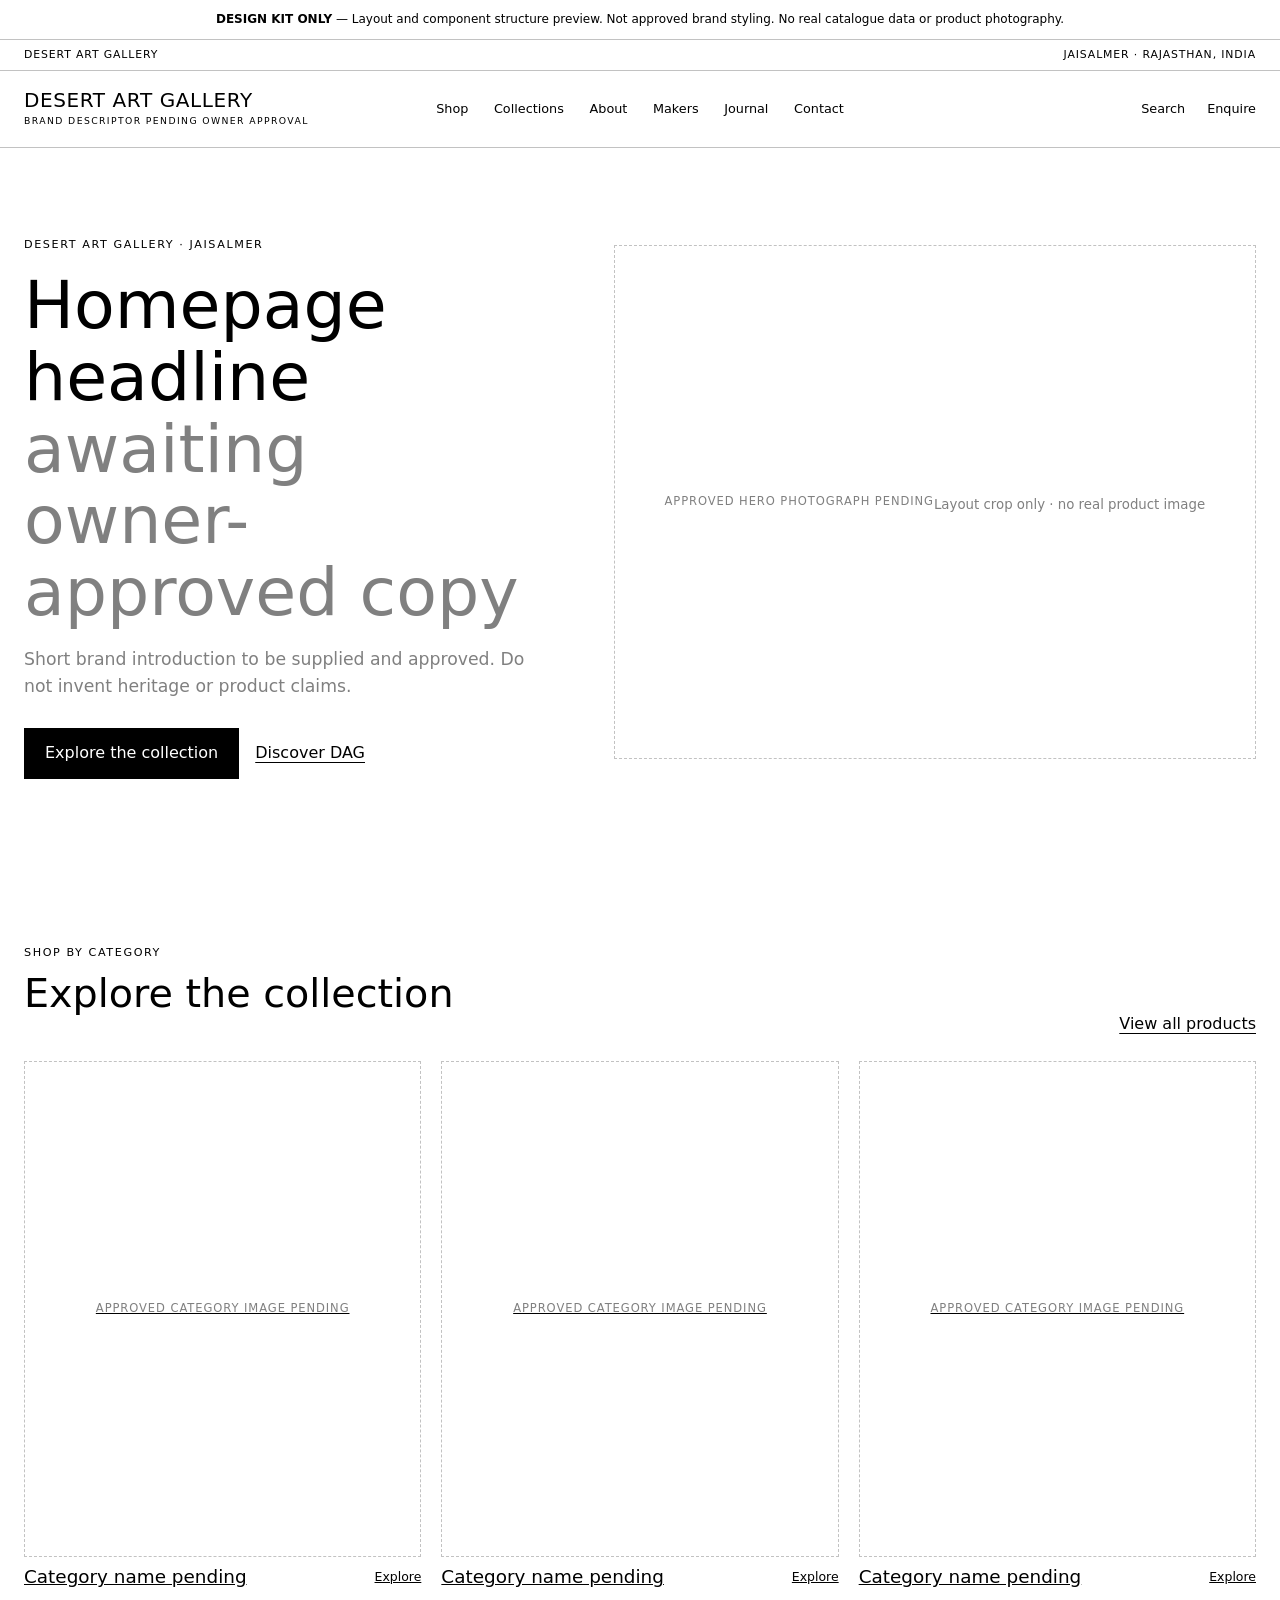
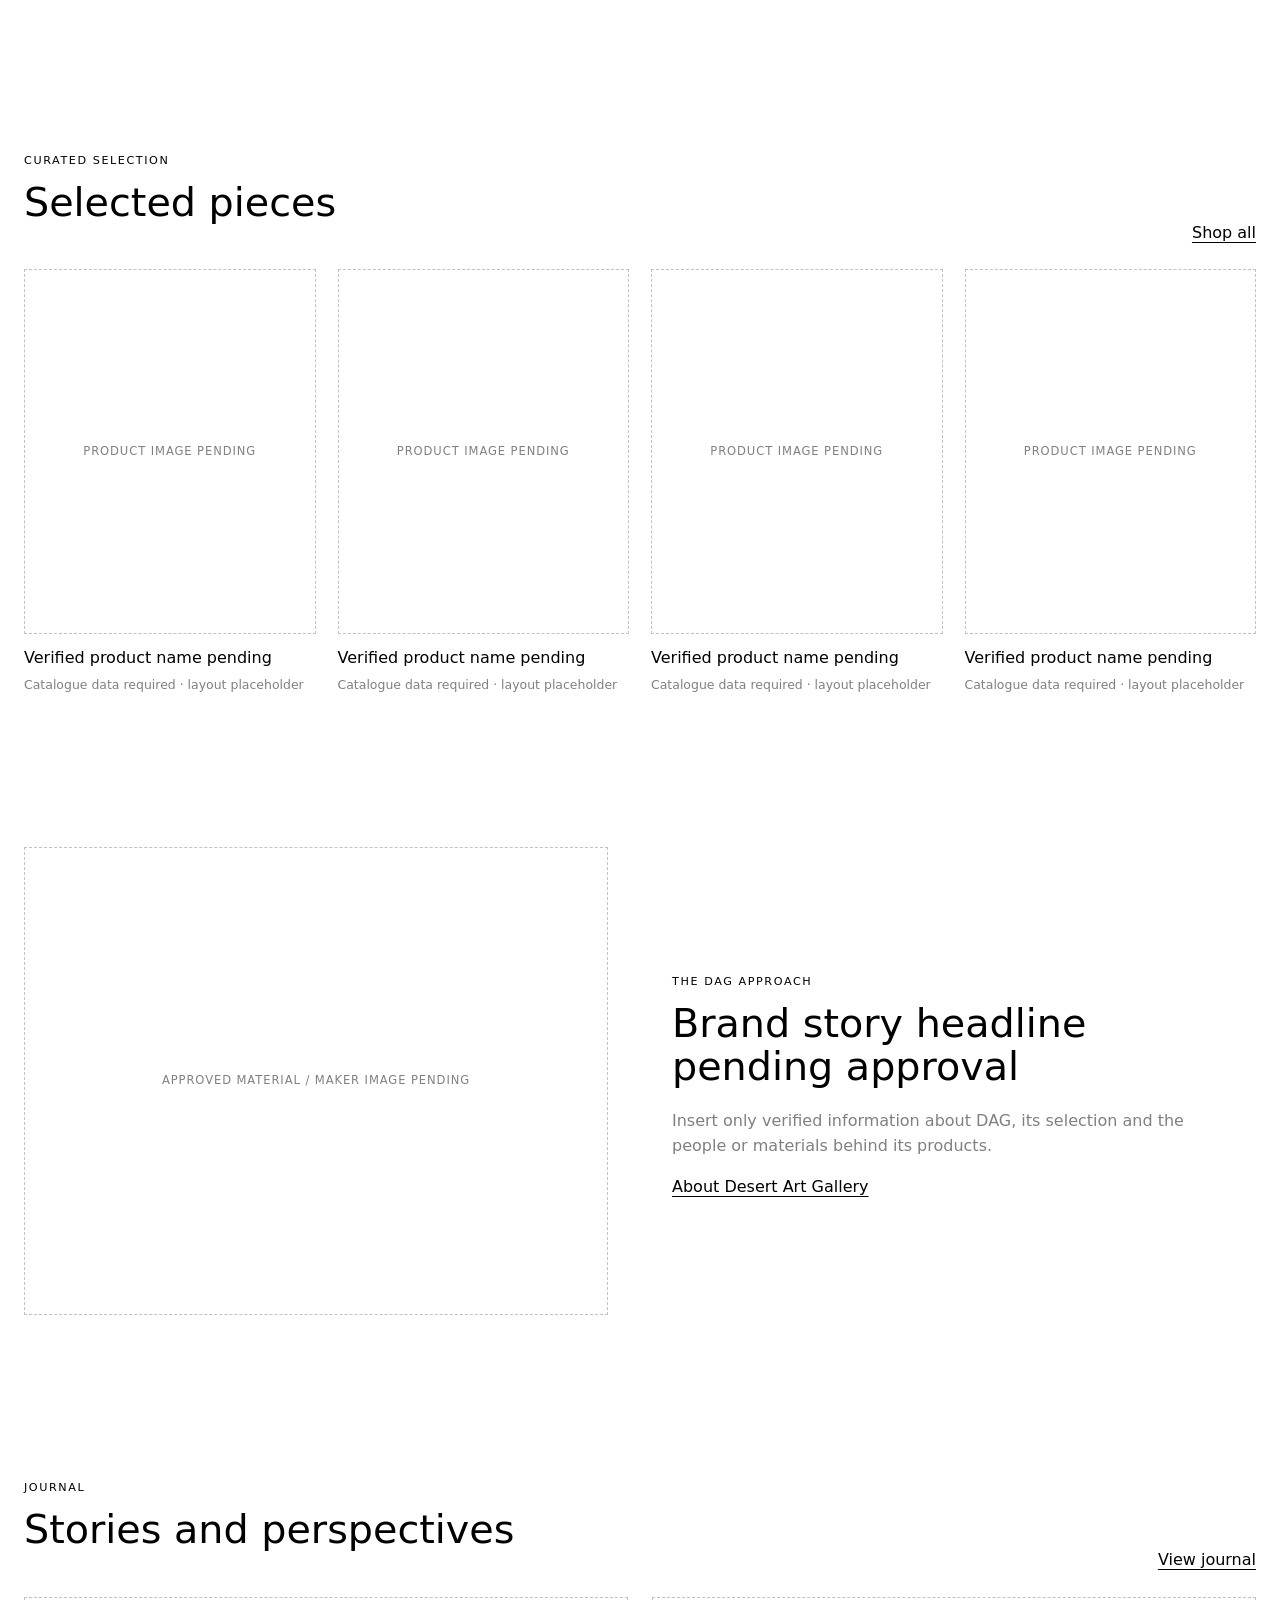
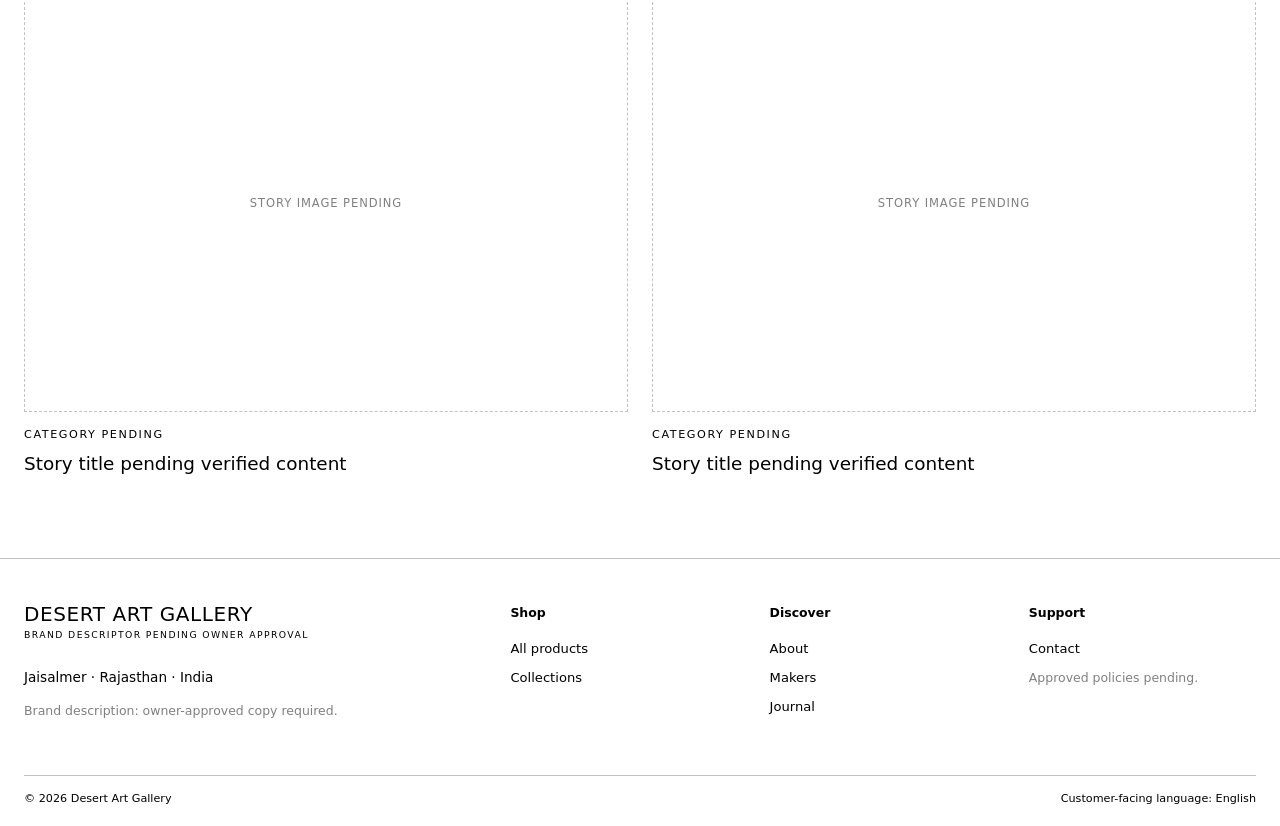
<file: design/owner-controlled-kit-v2/index.html>
<!doctype html>
<html lang="en">
<head>
  <meta charset="utf-8">
  <meta name="viewport" content="width=device-width, initial-scale=1">
  <meta name="robots" content="noindex,nofollow">
  <title>Home — DAG layout kit</title>
  <link rel="stylesheet" href="styles/tokens-layout-only.css">
  <link rel="stylesheet" href="styles/layout.css">
  <link rel="stylesheet" href="styles/components.css">
  <link rel="stylesheet" href="styles/responsive.css">
</head>
<body>
  <div class="kit-banner"><strong>DESIGN KIT ONLY</strong> — Layout and component structure preview. Not approved brand styling. No real catalogue data or product photography.</div>

<div class="utility-bar">
  <span>DESERT ART GALLERY</span>
  <span>JAISALMER · RAJASTHAN, INDIA</span>
</div>
<header class="site-header">
  <a class="wordmark" href="index.html" aria-label="Desert Art Gallery home">
    <span class="wordmark__name">DESERT ART GALLERY</span>
    <span class="wordmark__descriptor">BRAND DESCRIPTOR PENDING OWNER APPROVAL</span>
  </a>
  <button class="menu-toggle" type="button" aria-expanded="false" aria-controls="primary-nav">
    <span class="sr-only">Toggle navigation</span><span aria-hidden="true">☰</span>
  </button>
  <nav class="primary-nav" id="primary-nav" aria-label="Primary navigation">
    <a href="pages/shop.html">Shop</a>
    <a href="pages/collection.html">Collections</a>
    <a href="pages/about.html">About</a>
    <a href="pages/makers.html">Makers</a>
    <a href="pages/journal.html">Journal</a>
    <a href="pages/contact.html">Contact</a>
  </nav>
  <div class="header-actions" aria-label="Store actions">
    <button type="button" class="text-action" disabled aria-disabled="true">Search</button>
    <a class="text-action" href="pages/contact.html">Enquire</a>
  </div>
</header>

  <main id="main-content">

<section class="home-hero page-shell">
  <div class="home-hero__copy">
    <p class="eyebrow">DESERT ART GALLERY · JAISALMER</p>
    <h1>Homepage headline<br><span class="content-pending">awaiting owner-approved copy</span></h1>
    <p class="lead content-pending">Short brand introduction to be supplied and approved. Do not invent heritage or product claims.</p>
    <div class="action-row">
      <a class="button button--primary" href="pages/shop.html">Explore the collection</a>
      <a class="text-link" href="pages/about.html">Discover DAG</a>
    </div>
  </div>
  <div class="media-placeholder media-placeholder--hero" role="img" aria-label="Design placeholder; approved DAG hero photograph pending">
    <span>APPROVED HERO PHOTOGRAPH PENDING</span>
    <small>Layout crop only · no real product image</small>
  </div>
</section>

<section class="category-section section-shell">
  <div class="section-heading">
    <div><p class="eyebrow">SHOP BY CATEGORY</p><h2>Explore the collection</h2></div>
    <a class="text-link" href="pages/shop.html">View all products</a>
  </div>
  <div class="category-grid">
    <a class="category-card" href="pages/collection.html"><div class="media-placeholder"><span>APPROVED CATEGORY IMAGE PENDING</span></div><div class="card-meta"><h3>Category name pending</h3><span>Explore</span></div></a>
    <a class="category-card" href="pages/collection.html"><div class="media-placeholder"><span>APPROVED CATEGORY IMAGE PENDING</span></div><div class="card-meta"><h3>Category name pending</h3><span>Explore</span></div></a>
    <a class="category-card" href="pages/collection.html"><div class="media-placeholder"><span>APPROVED CATEGORY IMAGE PENDING</span></div><div class="card-meta"><h3>Category name pending</h3><span>Explore</span></div></a>
  </div>
</section>

<section class="product-section section-shell">
  <div class="section-heading">
    <div><p class="eyebrow">CURATED SELECTION</p><h2>Selected pieces</h2></div>
    <a class="text-link" href="pages/shop.html">Shop all</a>
  </div>
  <div class="product-grid product-grid--4">
    <a class="product-card" href="pages/product.html"><div class="media-placeholder product-card__media"><span>PRODUCT IMAGE PENDING</span></div><p class="product-card__name">Verified product name pending</p><p class="product-card__status">Catalogue data required · layout placeholder</p></a>
    <a class="product-card" href="pages/product.html"><div class="media-placeholder product-card__media"><span>PRODUCT IMAGE PENDING</span></div><p class="product-card__name">Verified product name pending</p><p class="product-card__status">Catalogue data required · layout placeholder</p></a>
    <a class="product-card" href="pages/product.html"><div class="media-placeholder product-card__media"><span>PRODUCT IMAGE PENDING</span></div><p class="product-card__name">Verified product name pending</p><p class="product-card__status">Catalogue data required · layout placeholder</p></a>
    <a class="product-card" href="pages/product.html"><div class="media-placeholder product-card__media"><span>PRODUCT IMAGE PENDING</span></div><p class="product-card__name">Verified product name pending</p><p class="product-card__status">Catalogue data required · layout placeholder</p></a>
  </div>
</section>

<section class="story-feature section-shell">
  <div class="media-placeholder story-feature__media"><span>APPROVED MATERIAL / MAKER IMAGE PENDING</span></div>
  <div class="story-feature__copy">
    <p class="eyebrow">THE DAG APPROACH</p>
    <h2>Brand story headline pending approval</h2>
    <p class="content-pending">Insert only verified information about DAG, its selection and the people or materials behind its products.</p>
    <a class="text-link" href="pages/about.html">About Desert Art Gallery</a>
  </div>
</section>

<section class="journal-section section-shell">
  <div class="section-heading"><div><p class="eyebrow">JOURNAL</p><h2>Stories and perspectives</h2></div><a class="text-link" href="pages/journal.html">View journal</a></div>
  <div class="story-grid">
    <a class="story-card" href="pages/journal.html"><div class="media-placeholder"><span>STORY IMAGE PENDING</span></div><p class="eyebrow">CATEGORY PENDING</p><h3>Story title pending verified content</h3></a>
    <a class="story-card" href="pages/journal.html"><div class="media-placeholder"><span>STORY IMAGE PENDING</span></div><p class="eyebrow">CATEGORY PENDING</p><h3>Story title pending verified content</h3></a>
  </div>
</section>

  </main>

<footer class="site-footer">
  <div class="footer-main">
    <div class="footer-brand">
      <a class="wordmark wordmark--footer" href="index.html">
        <span class="wordmark__name">DESERT ART GALLERY</span>
        <span class="wordmark__descriptor">BRAND DESCRIPTOR PENDING OWNER APPROVAL</span>
      </a>
      <p class="footer-location">Jaisalmer · Rajasthan · India</p>
      <p class="placeholder-note">Brand description: owner-approved copy required.</p>
    </div>
    <div class="footer-group">
      <h2>Shop</h2>
      <a href="pages/shop.html">All products</a>
      <a href="pages/collection.html">Collections</a>
    </div>
    <div class="footer-group">
      <h2>Discover</h2>
      <a href="pages/about.html">About</a>
      <a href="pages/makers.html">Makers</a>
      <a href="pages/journal.html">Journal</a>
    </div>
    <div class="footer-group">
      <h2>Support</h2>
      <a href="pages/contact.html">Contact</a>
      <span class="placeholder-note">Approved policies pending.</span>
    </div>
  </div>
  <div class="footer-bottom">
    <span>© <span data-year></span> Desert Art Gallery</span>
    <span>Customer-facing language: English</span>
  </div>
</footer>

  <script src="scripts/prototype.js" defer></script>
</body>
</html>
</file>
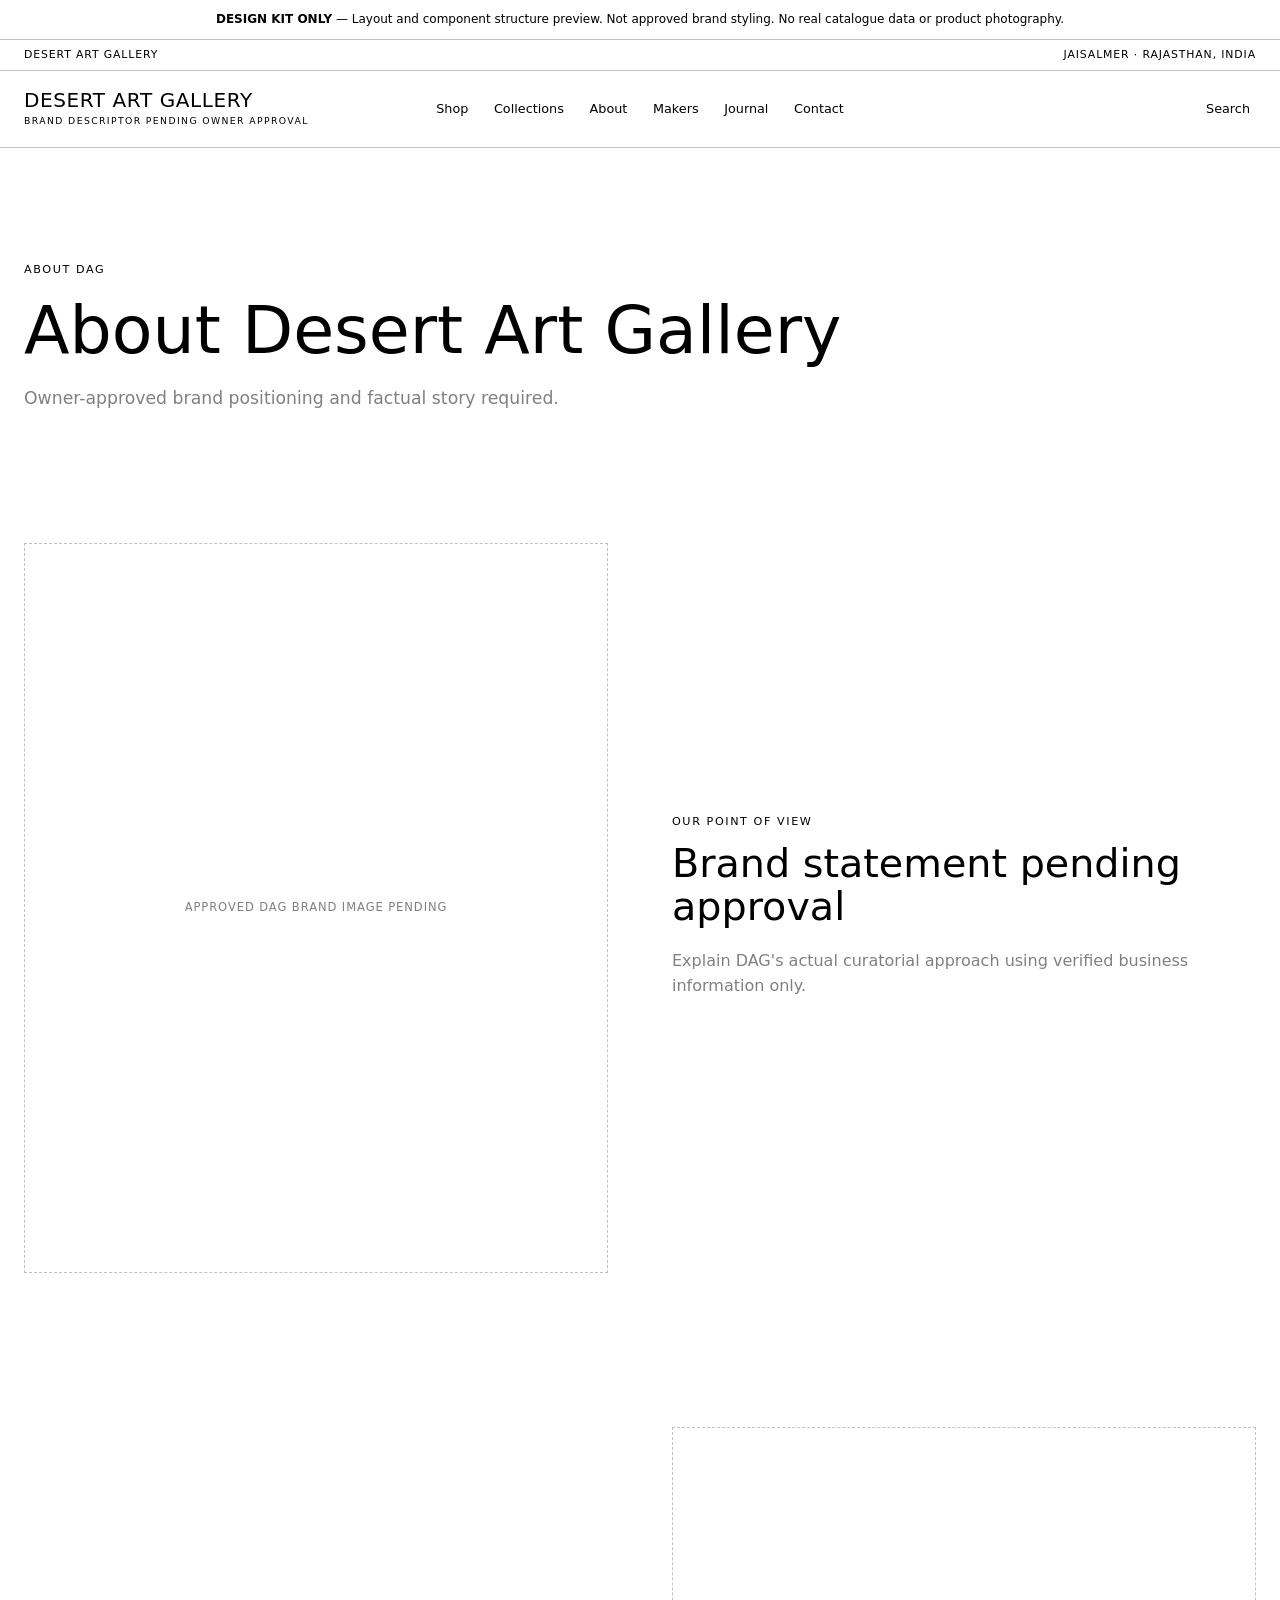
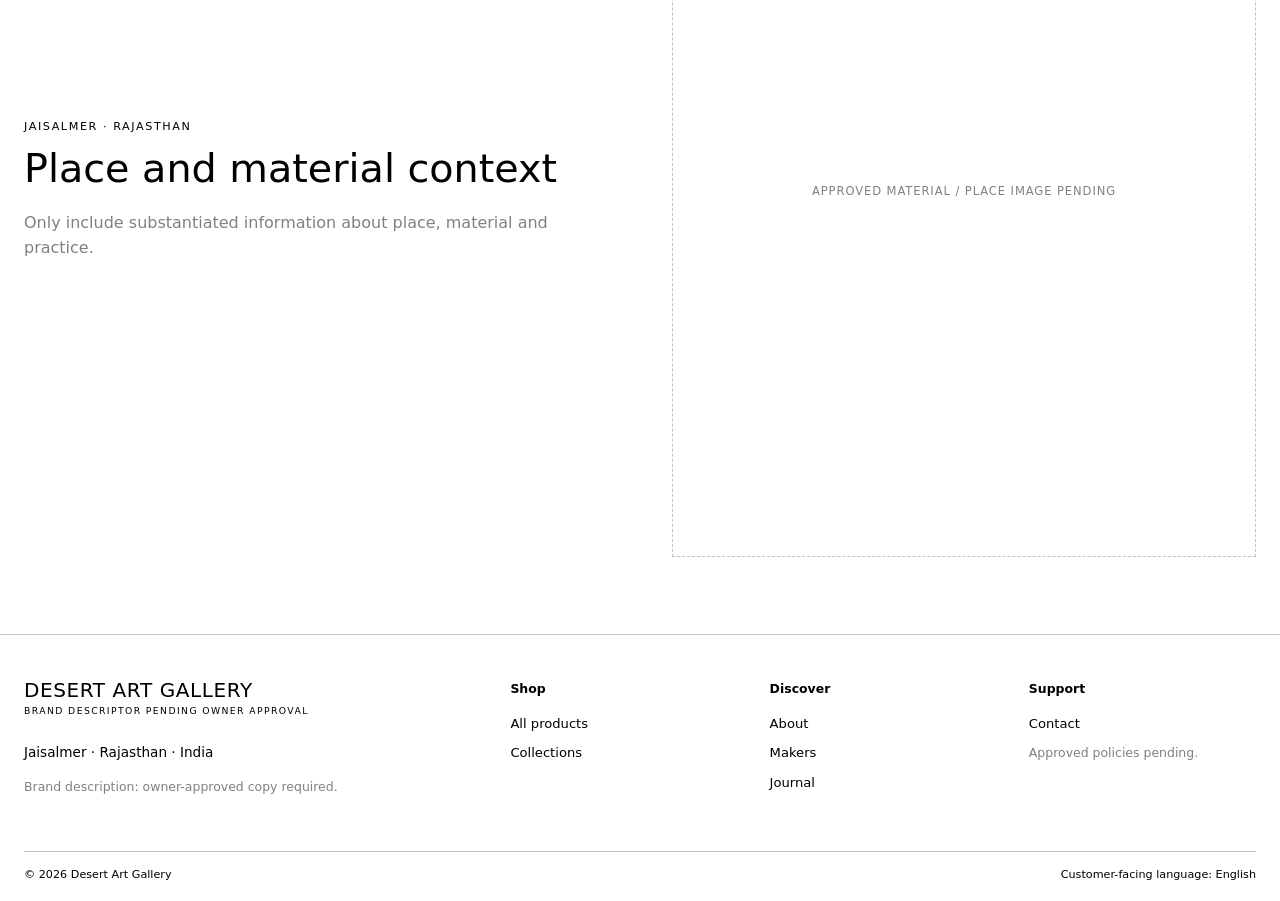
<file: design/owner-controlled-kit-v2/pages/about.html>
<!doctype html>
<html lang="en">
<head>
  <meta charset="utf-8">
  <meta name="viewport" content="width=device-width, initial-scale=1">
  <meta name="robots" content="noindex,nofollow">
  <title>About — DAG layout kit</title>
  <link rel="stylesheet" href="../styles/tokens-layout-only.css">
  <link rel="stylesheet" href="../styles/layout.css">
  <link rel="stylesheet" href="../styles/components.css">
  <link rel="stylesheet" href="../styles/responsive.css">
</head>
<body>
  <div class="kit-banner"><strong>DESIGN KIT ONLY</strong> — Layout and component structure preview. Not approved brand styling. No real catalogue data or product photography.</div>

<div class="utility-bar">
  <span>DESERT ART GALLERY</span>
  <span>JAISALMER · RAJASTHAN, INDIA</span>
</div>
<header class="site-header">
  <a class="wordmark" href="../index.html" aria-label="Desert Art Gallery home">
    <span class="wordmark__name">DESERT ART GALLERY</span>
    <span class="wordmark__descriptor">BRAND DESCRIPTOR PENDING OWNER APPROVAL</span>
  </a>
  <button class="menu-toggle" type="button" aria-expanded="false" aria-controls="primary-nav">
    <span class="sr-only">Toggle navigation</span><span aria-hidden="true">☰</span>
  </button>
  <nav class="primary-nav" id="primary-nav" aria-label="Primary navigation">
    <a href="../pages/shop.html">Shop</a>
    <a href="../pages/collection.html">Collections</a>
    <a href="../pages/about.html">About</a>
    <a href="../pages/makers.html">Makers</a>
    <a href="../pages/journal.html">Journal</a>
    <a href="../pages/contact.html">Contact</a>
  </nav>
  <div class="header-actions" aria-label="Store actions">
    <button type="button" class="text-action" disabled aria-disabled="true">Search</button>
    
  </div>
</header>

  <main id="main-content">

<section class="page-intro page-shell"><p class="eyebrow">ABOUT DAG</p><h1>About Desert Art Gallery</h1><p class="lead content-pending">Owner-approved brand positioning and factual story required.</p></section>
<section class="editorial-layout section-shell">
  <div class="media-placeholder editorial-layout__media"><span>APPROVED DAG BRAND IMAGE PENDING</span></div>
  <div class="editorial-layout__copy"><p class="eyebrow">OUR POINT OF VIEW</p><h2>Brand statement pending approval</h2><p class="content-pending">Explain DAG's actual curatorial approach using verified business information only.</p></div>
</section>
<section class="editorial-layout editorial-layout--reverse section-shell">
  <div class="media-placeholder editorial-layout__media"><span>APPROVED MATERIAL / PLACE IMAGE PENDING</span></div>
  <div class="editorial-layout__copy"><p class="eyebrow">JAISALMER · RAJASTHAN</p><h2>Place and material context</h2><p class="content-pending">Only include substantiated information about place, material and practice.</p></div>
</section>

  </main>

<footer class="site-footer">
  <div class="footer-main">
    <div class="footer-brand">
      <a class="wordmark wordmark--footer" href="../index.html">
        <span class="wordmark__name">DESERT ART GALLERY</span>
        <span class="wordmark__descriptor">BRAND DESCRIPTOR PENDING OWNER APPROVAL</span>
      </a>
      <p class="footer-location">Jaisalmer · Rajasthan · India</p>
      <p class="placeholder-note">Brand description: owner-approved copy required.</p>
    </div>
    <div class="footer-group">
      <h2>Shop</h2>
      <a href="../pages/shop.html">All products</a>
      <a href="../pages/collection.html">Collections</a>
    </div>
    <div class="footer-group">
      <h2>Discover</h2>
      <a href="../pages/about.html">About</a>
      <a href="../pages/makers.html">Makers</a>
      <a href="../pages/journal.html">Journal</a>
    </div>
    <div class="footer-group">
      <h2>Support</h2>
      <a href="../pages/contact.html">Contact</a>
      <span class="placeholder-note">Approved policies pending.</span>
    </div>
  </div>
  <div class="footer-bottom">
    <span>© <span data-year></span> Desert Art Gallery</span>
    <span>Customer-facing language: English</span>
  </div>
</footer>

  <script src="../scripts/prototype.js" defer></script>
</body>
</html>
</file>
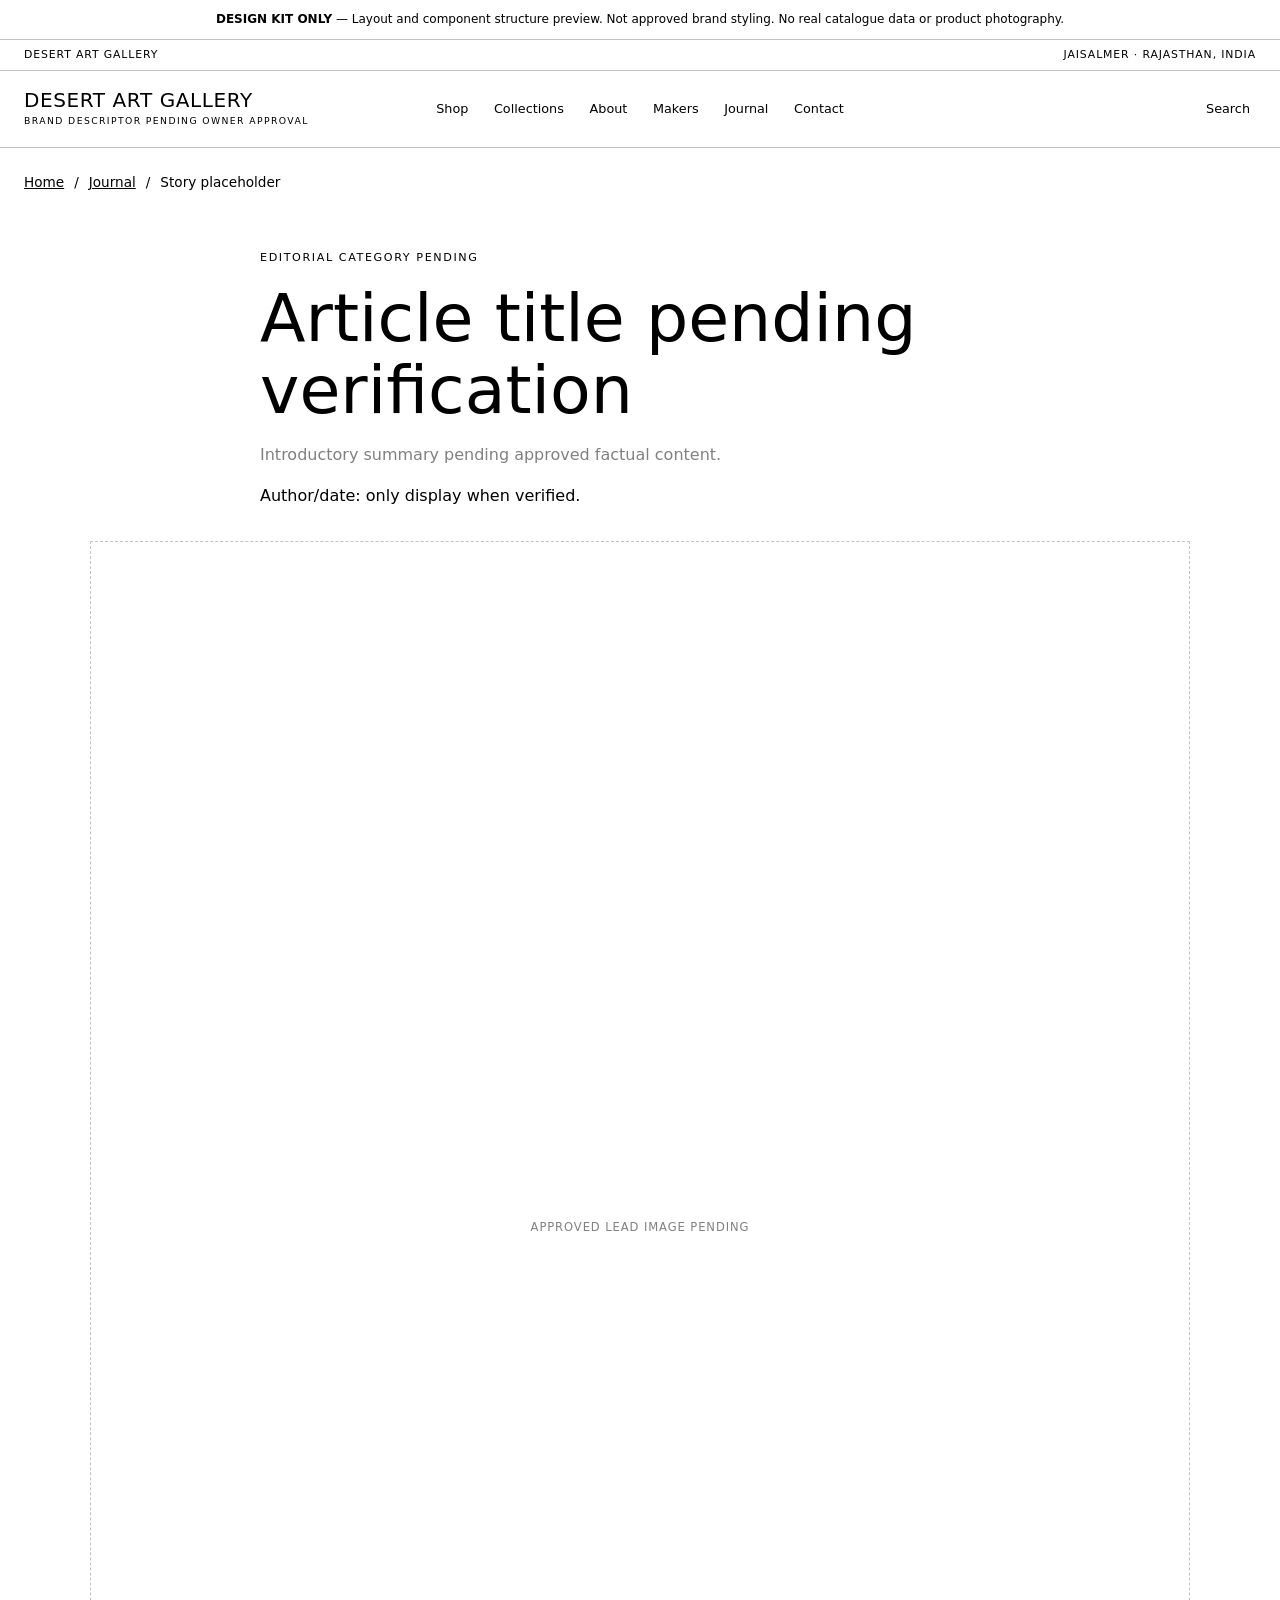
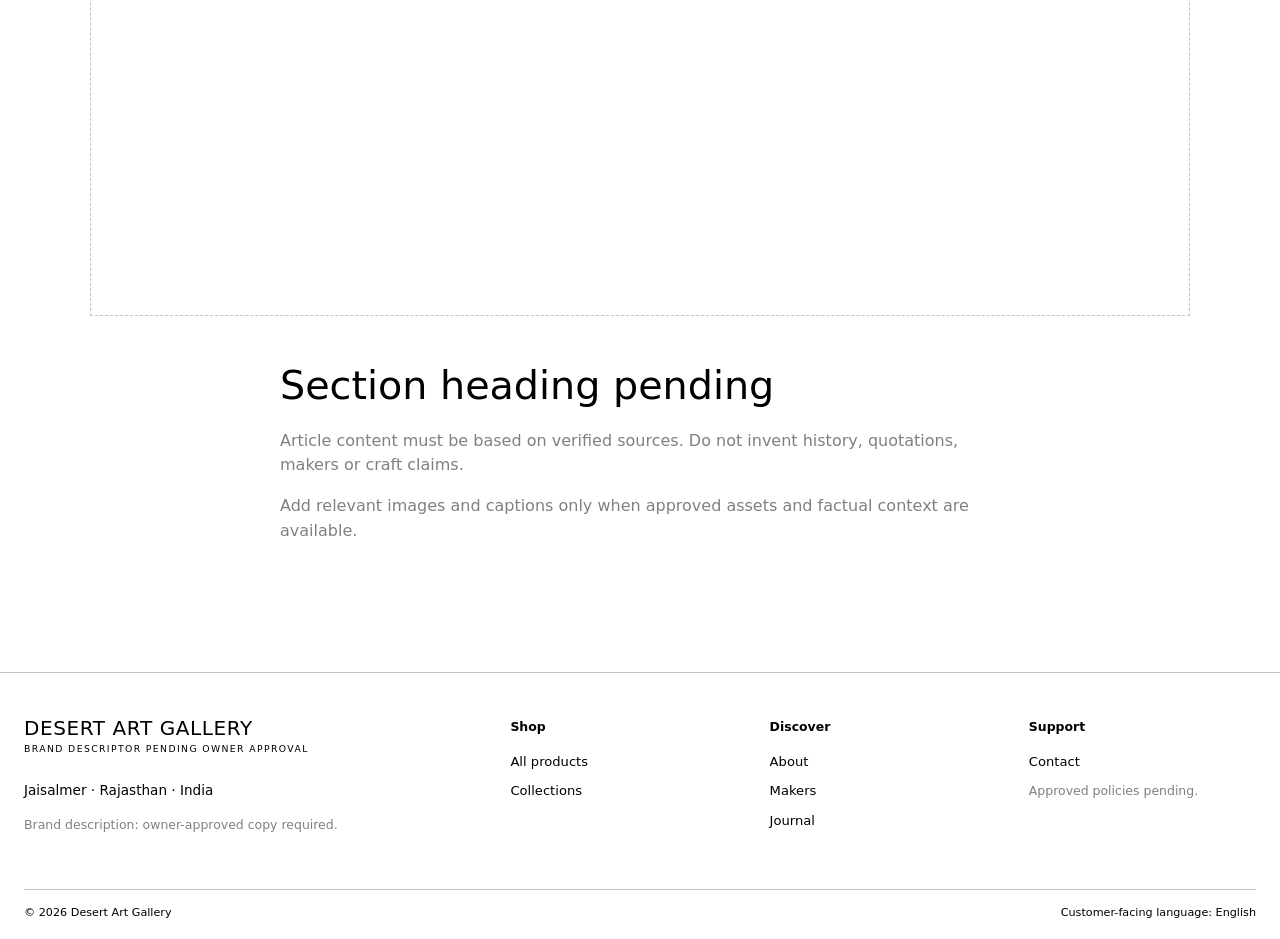
<file: design/owner-controlled-kit-v2/pages/article.html>
<!doctype html>
<html lang="en">
<head>
  <meta charset="utf-8">
  <meta name="viewport" content="width=device-width, initial-scale=1">
  <meta name="robots" content="noindex,nofollow">
  <title>Journal article — DAG layout kit</title>
  <link rel="stylesheet" href="../styles/tokens-layout-only.css">
  <link rel="stylesheet" href="../styles/layout.css">
  <link rel="stylesheet" href="../styles/components.css">
  <link rel="stylesheet" href="../styles/responsive.css">
</head>
<body>
  <div class="kit-banner"><strong>DESIGN KIT ONLY</strong> — Layout and component structure preview. Not approved brand styling. No real catalogue data or product photography.</div>

<div class="utility-bar">
  <span>DESERT ART GALLERY</span>
  <span>JAISALMER · RAJASTHAN, INDIA</span>
</div>
<header class="site-header">
  <a class="wordmark" href="../index.html" aria-label="Desert Art Gallery home">
    <span class="wordmark__name">DESERT ART GALLERY</span>
    <span class="wordmark__descriptor">BRAND DESCRIPTOR PENDING OWNER APPROVAL</span>
  </a>
  <button class="menu-toggle" type="button" aria-expanded="false" aria-controls="primary-nav">
    <span class="sr-only">Toggle navigation</span><span aria-hidden="true">☰</span>
  </button>
  <nav class="primary-nav" id="primary-nav" aria-label="Primary navigation">
    <a href="../pages/shop.html">Shop</a>
    <a href="../pages/collection.html">Collections</a>
    <a href="../pages/about.html">About</a>
    <a href="../pages/makers.html">Makers</a>
    <a href="../pages/journal.html">Journal</a>
    <a href="../pages/contact.html">Contact</a>
  </nav>
  <div class="header-actions" aria-label="Store actions">
    <button type="button" class="text-action" disabled aria-disabled="true">Search</button>
    
  </div>
</header>

  <main id="main-content">

<nav class="breadcrumbs page-shell" aria-label="Breadcrumb"><a href="../index.html">Home</a><span>/</span><a href="journal.html">Journal</a><span>/</span><span>Story placeholder</span></nav>
<article class="article-page">
  <header class="article-header"><p class="eyebrow">EDITORIAL CATEGORY PENDING</p><h1>Article title pending verification</h1><p class="content-pending">Introductory summary pending approved factual content.</p><p class="article-meta">Author/date: only display when verified.</p></header>
  <div class="media-placeholder article-hero"><span>APPROVED LEAD IMAGE PENDING</span></div>
  <div class="article-body"><h2>Section heading pending</h2><p class="content-pending">Article content must be based on verified sources. Do not invent history, quotations, makers or craft claims.</p><p class="content-pending">Add relevant images and captions only when approved assets and factual context are available.</p></div>
</article>

  </main>

<footer class="site-footer">
  <div class="footer-main">
    <div class="footer-brand">
      <a class="wordmark wordmark--footer" href="../index.html">
        <span class="wordmark__name">DESERT ART GALLERY</span>
        <span class="wordmark__descriptor">BRAND DESCRIPTOR PENDING OWNER APPROVAL</span>
      </a>
      <p class="footer-location">Jaisalmer · Rajasthan · India</p>
      <p class="placeholder-note">Brand description: owner-approved copy required.</p>
    </div>
    <div class="footer-group">
      <h2>Shop</h2>
      <a href="../pages/shop.html">All products</a>
      <a href="../pages/collection.html">Collections</a>
    </div>
    <div class="footer-group">
      <h2>Discover</h2>
      <a href="../pages/about.html">About</a>
      <a href="../pages/makers.html">Makers</a>
      <a href="../pages/journal.html">Journal</a>
    </div>
    <div class="footer-group">
      <h2>Support</h2>
      <a href="../pages/contact.html">Contact</a>
      <span class="placeholder-note">Approved policies pending.</span>
    </div>
  </div>
  <div class="footer-bottom">
    <span>© <span data-year></span> Desert Art Gallery</span>
    <span>Customer-facing language: English</span>
  </div>
</footer>

  <script src="../scripts/prototype.js" defer></script>
</body>
</html>
</file>
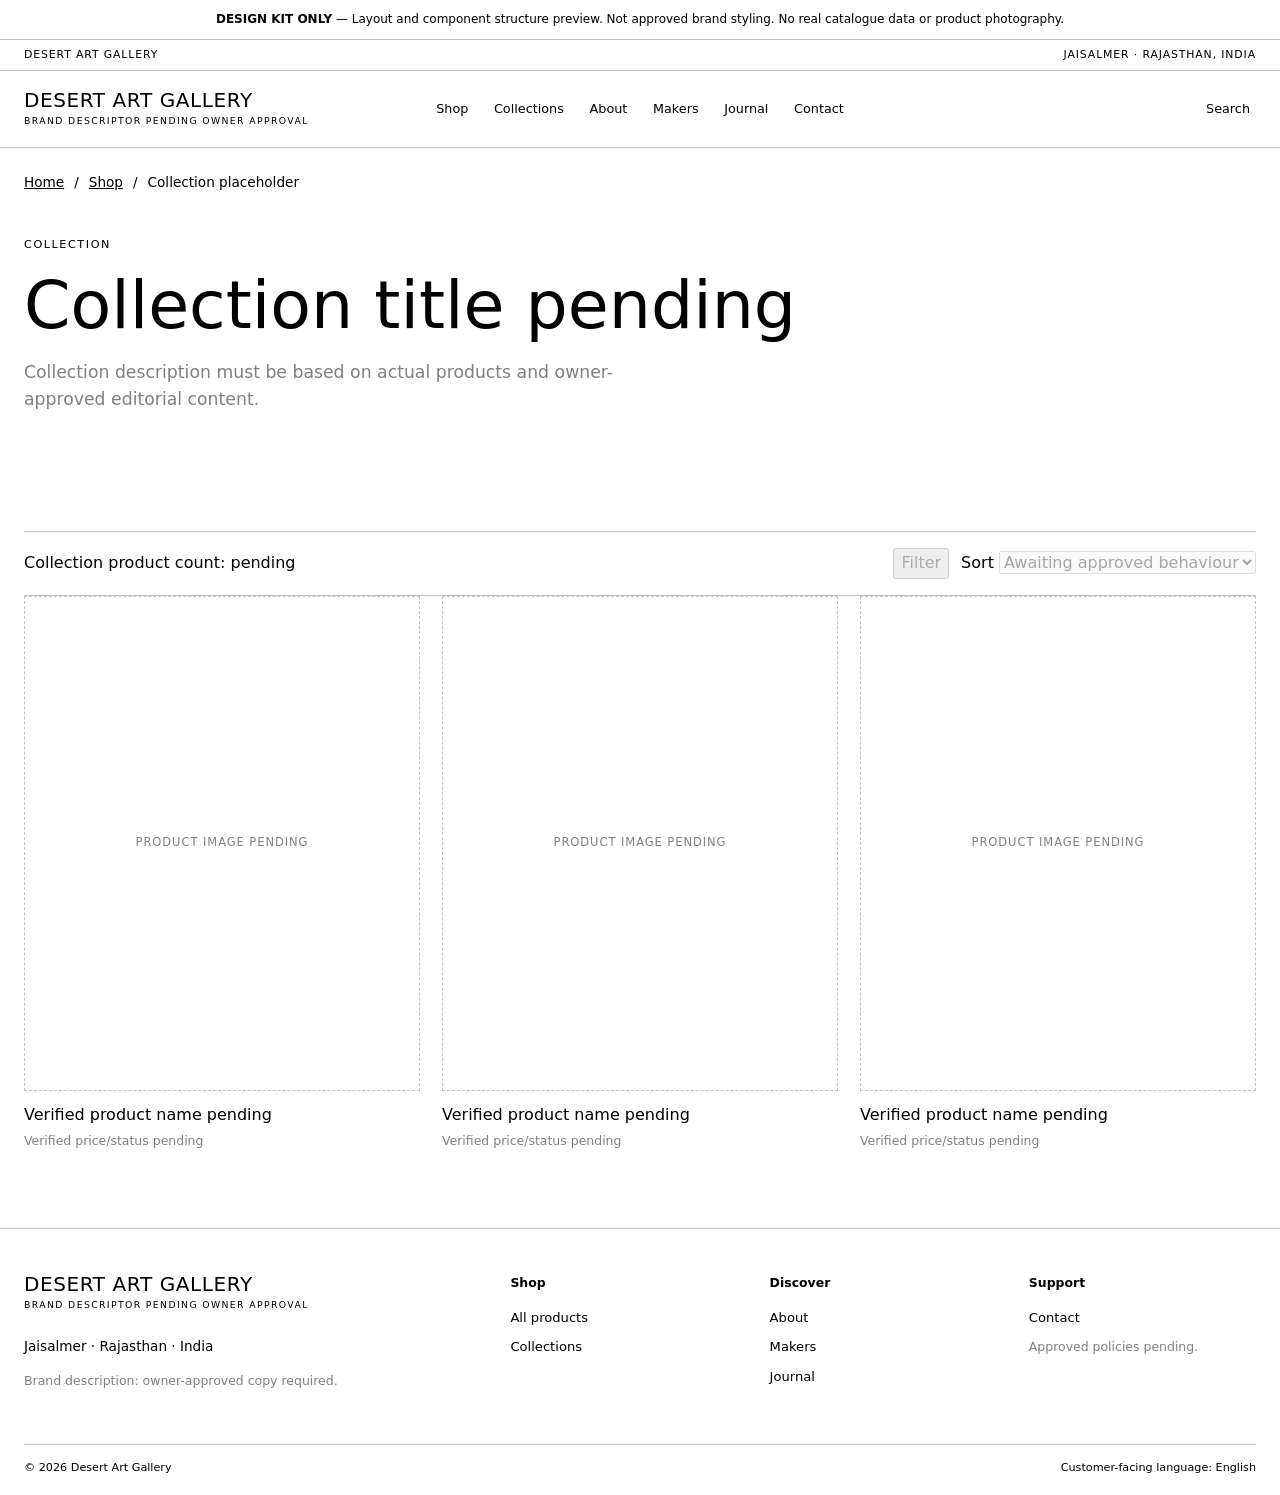
<file: design/owner-controlled-kit-v2/pages/collection.html>
<!doctype html>
<html lang="en">
<head>
  <meta charset="utf-8">
  <meta name="viewport" content="width=device-width, initial-scale=1">
  <meta name="robots" content="noindex,nofollow">
  <title>Collection — DAG layout kit</title>
  <link rel="stylesheet" href="../styles/tokens-layout-only.css">
  <link rel="stylesheet" href="../styles/layout.css">
  <link rel="stylesheet" href="../styles/components.css">
  <link rel="stylesheet" href="../styles/responsive.css">
</head>
<body>
  <div class="kit-banner"><strong>DESIGN KIT ONLY</strong> — Layout and component structure preview. Not approved brand styling. No real catalogue data or product photography.</div>

<div class="utility-bar">
  <span>DESERT ART GALLERY</span>
  <span>JAISALMER · RAJASTHAN, INDIA</span>
</div>
<header class="site-header">
  <a class="wordmark" href="../index.html" aria-label="Desert Art Gallery home">
    <span class="wordmark__name">DESERT ART GALLERY</span>
    <span class="wordmark__descriptor">BRAND DESCRIPTOR PENDING OWNER APPROVAL</span>
  </a>
  <button class="menu-toggle" type="button" aria-expanded="false" aria-controls="primary-nav">
    <span class="sr-only">Toggle navigation</span><span aria-hidden="true">☰</span>
  </button>
  <nav class="primary-nav" id="primary-nav" aria-label="Primary navigation">
    <a href="../pages/shop.html">Shop</a>
    <a href="../pages/collection.html">Collections</a>
    <a href="../pages/about.html">About</a>
    <a href="../pages/makers.html">Makers</a>
    <a href="../pages/journal.html">Journal</a>
    <a href="../pages/contact.html">Contact</a>
  </nav>
  <div class="header-actions" aria-label="Store actions">
    <button type="button" class="text-action" disabled aria-disabled="true">Search</button>
    
  </div>
</header>

  <main id="main-content">

<nav class="breadcrumbs page-shell" aria-label="Breadcrumb"><a href="../index.html">Home</a><span>/</span><a href="shop.html">Shop</a><span>/</span><span>Collection placeholder</span></nav>
<section class="page-intro page-shell page-intro--compact">
  <p class="eyebrow">COLLECTION</p><h1>Collection title pending</h1>
  <p class="lead content-pending">Collection description must be based on actual products and owner-approved editorial content.</p>
</section>
<section class="catalogue-section section-shell">
  <div class="catalogue-toolbar"><span>Collection product count: pending</span><div class="toolbar-controls"><button disabled>Filter</button><label>Sort <select disabled><option>Awaiting approved behaviour</option></select></label></div></div>
  <div class="product-grid product-grid--3">
    <a class="product-card" href="product.html"><div class="media-placeholder product-card__media"><span>PRODUCT IMAGE PENDING</span></div><p class="product-card__name">Verified product name pending</p><p class="product-card__status">Verified price/status pending</p></a><a class="product-card" href="product.html"><div class="media-placeholder product-card__media"><span>PRODUCT IMAGE PENDING</span></div><p class="product-card__name">Verified product name pending</p><p class="product-card__status">Verified price/status pending</p></a><a class="product-card" href="product.html"><div class="media-placeholder product-card__media"><span>PRODUCT IMAGE PENDING</span></div><p class="product-card__name">Verified product name pending</p><p class="product-card__status">Verified price/status pending</p></a>
  </div>
</section>

  </main>

<footer class="site-footer">
  <div class="footer-main">
    <div class="footer-brand">
      <a class="wordmark wordmark--footer" href="../index.html">
        <span class="wordmark__name">DESERT ART GALLERY</span>
        <span class="wordmark__descriptor">BRAND DESCRIPTOR PENDING OWNER APPROVAL</span>
      </a>
      <p class="footer-location">Jaisalmer · Rajasthan · India</p>
      <p class="placeholder-note">Brand description: owner-approved copy required.</p>
    </div>
    <div class="footer-group">
      <h2>Shop</h2>
      <a href="../pages/shop.html">All products</a>
      <a href="../pages/collection.html">Collections</a>
    </div>
    <div class="footer-group">
      <h2>Discover</h2>
      <a href="../pages/about.html">About</a>
      <a href="../pages/makers.html">Makers</a>
      <a href="../pages/journal.html">Journal</a>
    </div>
    <div class="footer-group">
      <h2>Support</h2>
      <a href="../pages/contact.html">Contact</a>
      <span class="placeholder-note">Approved policies pending.</span>
    </div>
  </div>
  <div class="footer-bottom">
    <span>© <span data-year></span> Desert Art Gallery</span>
    <span>Customer-facing language: English</span>
  </div>
</footer>

  <script src="../scripts/prototype.js" defer></script>
</body>
</html>
</file>
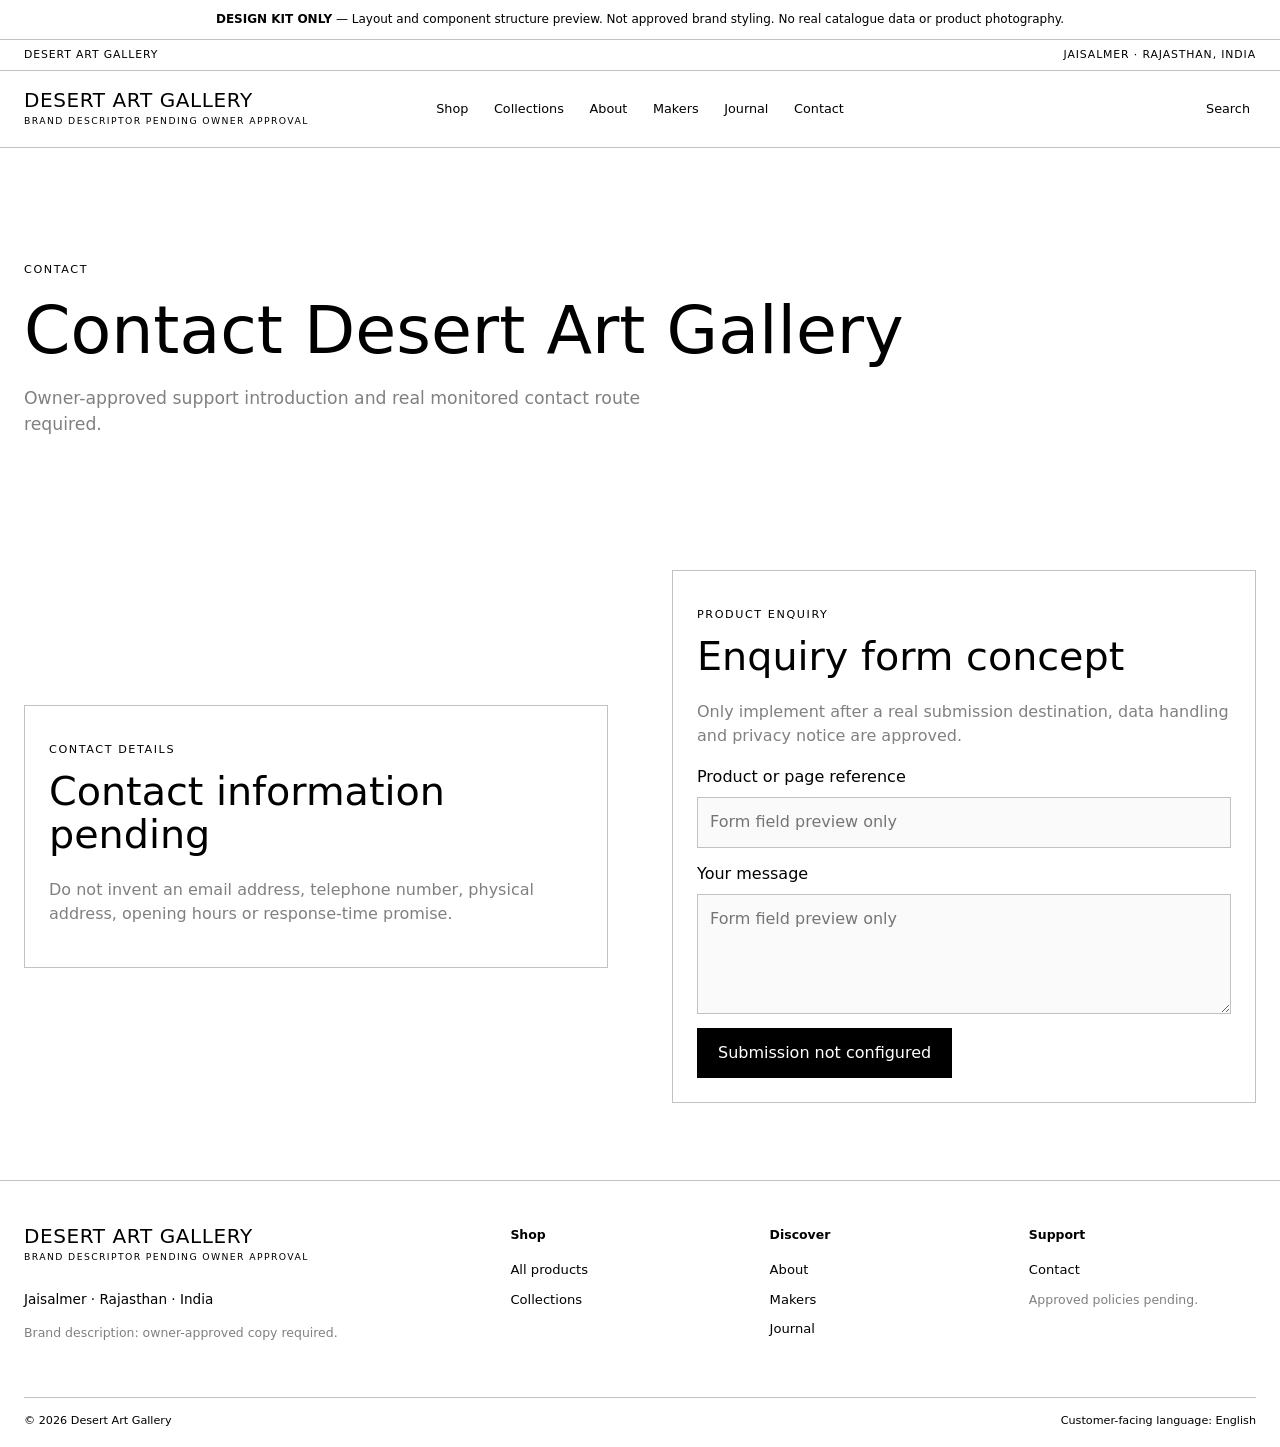
<file: design/owner-controlled-kit-v2/pages/contact.html>
<!doctype html>
<html lang="en">
<head>
  <meta charset="utf-8">
  <meta name="viewport" content="width=device-width, initial-scale=1">
  <meta name="robots" content="noindex,nofollow">
  <title>Contact — DAG layout kit</title>
  <link rel="stylesheet" href="../styles/tokens-layout-only.css">
  <link rel="stylesheet" href="../styles/layout.css">
  <link rel="stylesheet" href="../styles/components.css">
  <link rel="stylesheet" href="../styles/responsive.css">
</head>
<body>
  <div class="kit-banner"><strong>DESIGN KIT ONLY</strong> — Layout and component structure preview. Not approved brand styling. No real catalogue data or product photography.</div>

<div class="utility-bar">
  <span>DESERT ART GALLERY</span>
  <span>JAISALMER · RAJASTHAN, INDIA</span>
</div>
<header class="site-header">
  <a class="wordmark" href="../index.html" aria-label="Desert Art Gallery home">
    <span class="wordmark__name">DESERT ART GALLERY</span>
    <span class="wordmark__descriptor">BRAND DESCRIPTOR PENDING OWNER APPROVAL</span>
  </a>
  <button class="menu-toggle" type="button" aria-expanded="false" aria-controls="primary-nav">
    <span class="sr-only">Toggle navigation</span><span aria-hidden="true">☰</span>
  </button>
  <nav class="primary-nav" id="primary-nav" aria-label="Primary navigation">
    <a href="../pages/shop.html">Shop</a>
    <a href="../pages/collection.html">Collections</a>
    <a href="../pages/about.html">About</a>
    <a href="../pages/makers.html">Makers</a>
    <a href="../pages/journal.html">Journal</a>
    <a href="../pages/contact.html">Contact</a>
  </nav>
  <div class="header-actions" aria-label="Store actions">
    <button type="button" class="text-action" disabled aria-disabled="true">Search</button>
    
  </div>
</header>

  <main id="main-content">

<section class="page-intro page-shell"><p class="eyebrow">CONTACT</p><h1>Contact Desert Art Gallery</h1><p class="lead content-pending">Owner-approved support introduction and real monitored contact route required.</p></section>
<section class="contact-layout section-shell">
  <div class="contact-panel"><p class="eyebrow">CONTACT DETAILS</p><h2>Contact information pending</h2><p class="content-pending">Do not invent an email address, telephone number, physical address, opening hours or response-time promise.</p></div>
  <div class="contact-panel"><p class="eyebrow">PRODUCT ENQUIRY</p><h2>Enquiry form concept</h2><p class="content-pending">Only implement after a real submission destination, data handling and privacy notice are approved.</p>
    <label>Product or page reference<input disabled placeholder="Form field preview only"></label>
    <label>Your message<textarea disabled placeholder="Form field preview only"></textarea></label>
    <button disabled class="button button--primary">Submission not configured</button>
  </div>
</section>

  </main>

<footer class="site-footer">
  <div class="footer-main">
    <div class="footer-brand">
      <a class="wordmark wordmark--footer" href="../index.html">
        <span class="wordmark__name">DESERT ART GALLERY</span>
        <span class="wordmark__descriptor">BRAND DESCRIPTOR PENDING OWNER APPROVAL</span>
      </a>
      <p class="footer-location">Jaisalmer · Rajasthan · India</p>
      <p class="placeholder-note">Brand description: owner-approved copy required.</p>
    </div>
    <div class="footer-group">
      <h2>Shop</h2>
      <a href="../pages/shop.html">All products</a>
      <a href="../pages/collection.html">Collections</a>
    </div>
    <div class="footer-group">
      <h2>Discover</h2>
      <a href="../pages/about.html">About</a>
      <a href="../pages/makers.html">Makers</a>
      <a href="../pages/journal.html">Journal</a>
    </div>
    <div class="footer-group">
      <h2>Support</h2>
      <a href="../pages/contact.html">Contact</a>
      <span class="placeholder-note">Approved policies pending.</span>
    </div>
  </div>
  <div class="footer-bottom">
    <span>© <span data-year></span> Desert Art Gallery</span>
    <span>Customer-facing language: English</span>
  </div>
</footer>

  <script src="../scripts/prototype.js" defer></script>
</body>
</html>
</file>
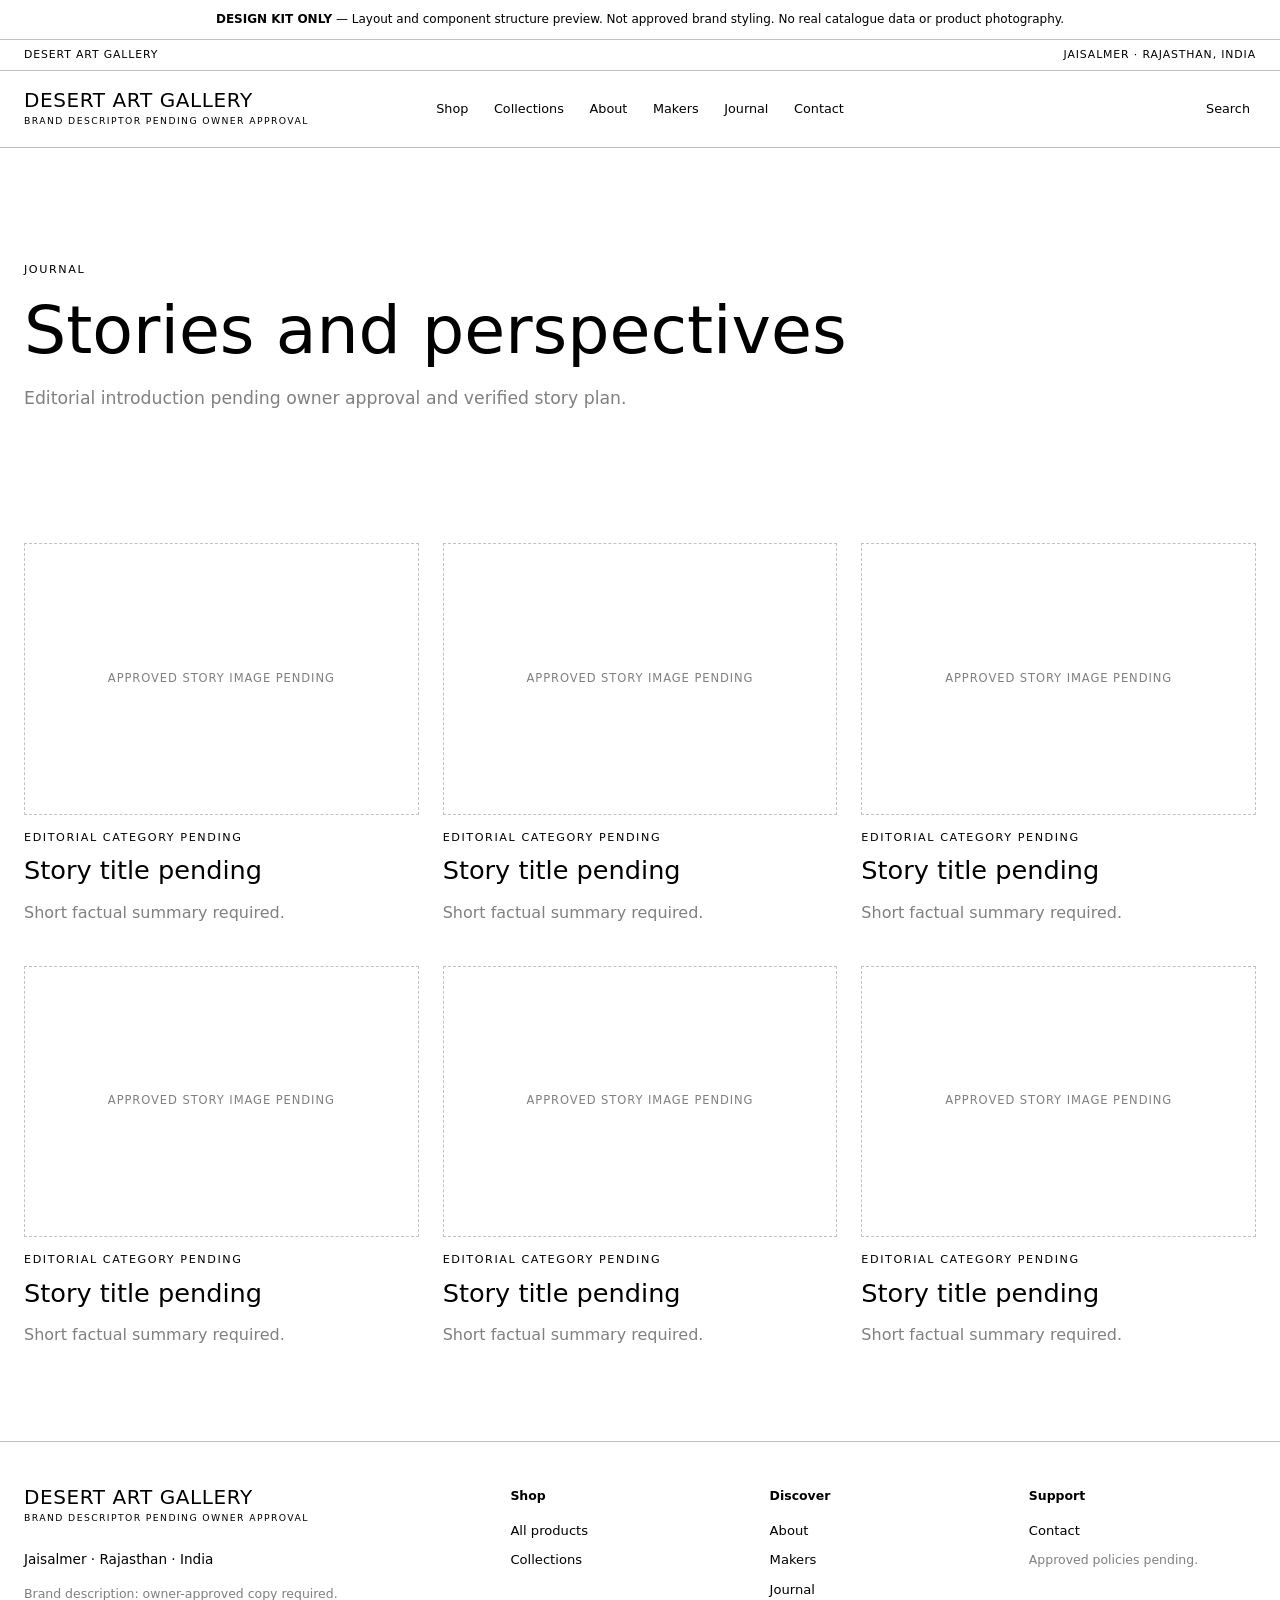
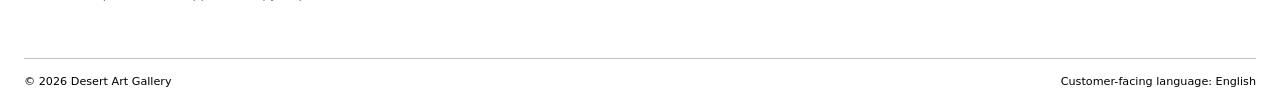
<file: design/owner-controlled-kit-v2/pages/journal.html>
<!doctype html>
<html lang="en">
<head>
  <meta charset="utf-8">
  <meta name="viewport" content="width=device-width, initial-scale=1">
  <meta name="robots" content="noindex,nofollow">
  <title>Journal — DAG layout kit</title>
  <link rel="stylesheet" href="../styles/tokens-layout-only.css">
  <link rel="stylesheet" href="../styles/layout.css">
  <link rel="stylesheet" href="../styles/components.css">
  <link rel="stylesheet" href="../styles/responsive.css">
</head>
<body>
  <div class="kit-banner"><strong>DESIGN KIT ONLY</strong> — Layout and component structure preview. Not approved brand styling. No real catalogue data or product photography.</div>

<div class="utility-bar">
  <span>DESERT ART GALLERY</span>
  <span>JAISALMER · RAJASTHAN, INDIA</span>
</div>
<header class="site-header">
  <a class="wordmark" href="../index.html" aria-label="Desert Art Gallery home">
    <span class="wordmark__name">DESERT ART GALLERY</span>
    <span class="wordmark__descriptor">BRAND DESCRIPTOR PENDING OWNER APPROVAL</span>
  </a>
  <button class="menu-toggle" type="button" aria-expanded="false" aria-controls="primary-nav">
    <span class="sr-only">Toggle navigation</span><span aria-hidden="true">☰</span>
  </button>
  <nav class="primary-nav" id="primary-nav" aria-label="Primary navigation">
    <a href="../pages/shop.html">Shop</a>
    <a href="../pages/collection.html">Collections</a>
    <a href="../pages/about.html">About</a>
    <a href="../pages/makers.html">Makers</a>
    <a href="../pages/journal.html">Journal</a>
    <a href="../pages/contact.html">Contact</a>
  </nav>
  <div class="header-actions" aria-label="Store actions">
    <button type="button" class="text-action" disabled aria-disabled="true">Search</button>
    
  </div>
</header>

  <main id="main-content">

<section class="page-intro page-shell"><p class="eyebrow">JOURNAL</p><h1>Stories and perspectives</h1><p class="lead content-pending">Editorial introduction pending owner approval and verified story plan.</p></section>
<section class="journal-list section-shell">
  <div class="story-grid story-grid--3">
  <a class="story-card" href="article.html"><div class="media-placeholder"><span>APPROVED STORY IMAGE PENDING</span></div><p class="eyebrow">EDITORIAL CATEGORY PENDING</p><h2>Story title pending</h2><p class="content-pending">Short factual summary required.</p></a><a class="story-card" href="article.html"><div class="media-placeholder"><span>APPROVED STORY IMAGE PENDING</span></div><p class="eyebrow">EDITORIAL CATEGORY PENDING</p><h2>Story title pending</h2><p class="content-pending">Short factual summary required.</p></a><a class="story-card" href="article.html"><div class="media-placeholder"><span>APPROVED STORY IMAGE PENDING</span></div><p class="eyebrow">EDITORIAL CATEGORY PENDING</p><h2>Story title pending</h2><p class="content-pending">Short factual summary required.</p></a><a class="story-card" href="article.html"><div class="media-placeholder"><span>APPROVED STORY IMAGE PENDING</span></div><p class="eyebrow">EDITORIAL CATEGORY PENDING</p><h2>Story title pending</h2><p class="content-pending">Short factual summary required.</p></a><a class="story-card" href="article.html"><div class="media-placeholder"><span>APPROVED STORY IMAGE PENDING</span></div><p class="eyebrow">EDITORIAL CATEGORY PENDING</p><h2>Story title pending</h2><p class="content-pending">Short factual summary required.</p></a><a class="story-card" href="article.html"><div class="media-placeholder"><span>APPROVED STORY IMAGE PENDING</span></div><p class="eyebrow">EDITORIAL CATEGORY PENDING</p><h2>Story title pending</h2><p class="content-pending">Short factual summary required.</p></a>
  </div>
</section>

  </main>

<footer class="site-footer">
  <div class="footer-main">
    <div class="footer-brand">
      <a class="wordmark wordmark--footer" href="../index.html">
        <span class="wordmark__name">DESERT ART GALLERY</span>
        <span class="wordmark__descriptor">BRAND DESCRIPTOR PENDING OWNER APPROVAL</span>
      </a>
      <p class="footer-location">Jaisalmer · Rajasthan · India</p>
      <p class="placeholder-note">Brand description: owner-approved copy required.</p>
    </div>
    <div class="footer-group">
      <h2>Shop</h2>
      <a href="../pages/shop.html">All products</a>
      <a href="../pages/collection.html">Collections</a>
    </div>
    <div class="footer-group">
      <h2>Discover</h2>
      <a href="../pages/about.html">About</a>
      <a href="../pages/makers.html">Makers</a>
      <a href="../pages/journal.html">Journal</a>
    </div>
    <div class="footer-group">
      <h2>Support</h2>
      <a href="../pages/contact.html">Contact</a>
      <span class="placeholder-note">Approved policies pending.</span>
    </div>
  </div>
  <div class="footer-bottom">
    <span>© <span data-year></span> Desert Art Gallery</span>
    <span>Customer-facing language: English</span>
  </div>
</footer>

  <script src="../scripts/prototype.js" defer></script>
</body>
</html>
</file>
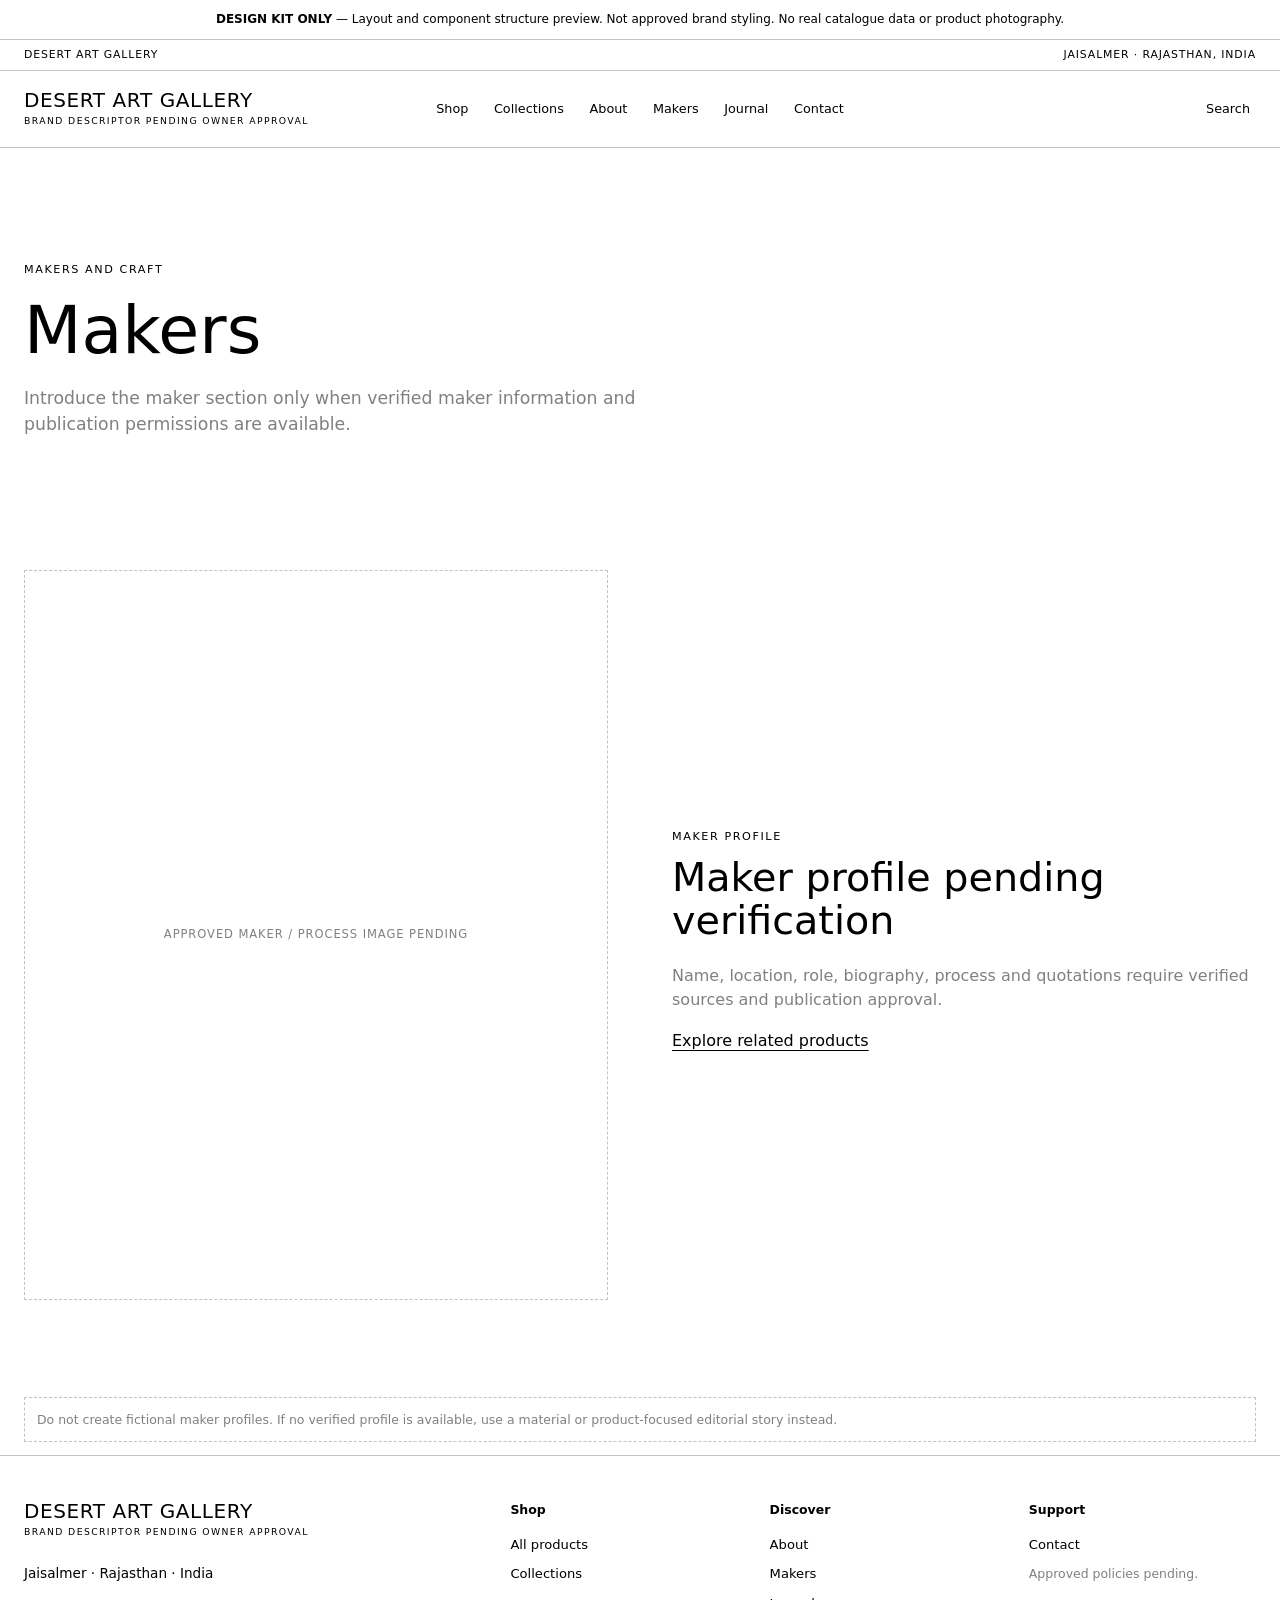
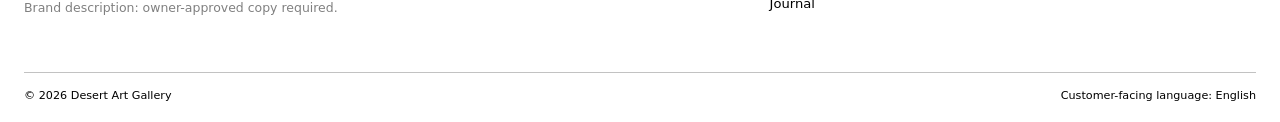
<file: design/owner-controlled-kit-v2/pages/makers.html>
<!doctype html>
<html lang="en">
<head>
  <meta charset="utf-8">
  <meta name="viewport" content="width=device-width, initial-scale=1">
  <meta name="robots" content="noindex,nofollow">
  <title>Makers — DAG layout kit</title>
  <link rel="stylesheet" href="../styles/tokens-layout-only.css">
  <link rel="stylesheet" href="../styles/layout.css">
  <link rel="stylesheet" href="../styles/components.css">
  <link rel="stylesheet" href="../styles/responsive.css">
</head>
<body>
  <div class="kit-banner"><strong>DESIGN KIT ONLY</strong> — Layout and component structure preview. Not approved brand styling. No real catalogue data or product photography.</div>

<div class="utility-bar">
  <span>DESERT ART GALLERY</span>
  <span>JAISALMER · RAJASTHAN, INDIA</span>
</div>
<header class="site-header">
  <a class="wordmark" href="../index.html" aria-label="Desert Art Gallery home">
    <span class="wordmark__name">DESERT ART GALLERY</span>
    <span class="wordmark__descriptor">BRAND DESCRIPTOR PENDING OWNER APPROVAL</span>
  </a>
  <button class="menu-toggle" type="button" aria-expanded="false" aria-controls="primary-nav">
    <span class="sr-only">Toggle navigation</span><span aria-hidden="true">☰</span>
  </button>
  <nav class="primary-nav" id="primary-nav" aria-label="Primary navigation">
    <a href="../pages/shop.html">Shop</a>
    <a href="../pages/collection.html">Collections</a>
    <a href="../pages/about.html">About</a>
    <a href="../pages/makers.html">Makers</a>
    <a href="../pages/journal.html">Journal</a>
    <a href="../pages/contact.html">Contact</a>
  </nav>
  <div class="header-actions" aria-label="Store actions">
    <button type="button" class="text-action" disabled aria-disabled="true">Search</button>
    
  </div>
</header>

  <main id="main-content">

<section class="page-intro page-shell"><p class="eyebrow">MAKERS AND CRAFT</p><h1>Makers</h1><p class="lead content-pending">Introduce the maker section only when verified maker information and publication permissions are available.</p></section>
<section class="maker-layout section-shell">
  <div class="media-placeholder maker-layout__image"><span>APPROVED MAKER / PROCESS IMAGE PENDING</span></div>
  <div><p class="eyebrow">MAKER PROFILE</p><h2>Maker profile pending verification</h2><p class="content-pending">Name, location, role, biography, process and quotations require verified sources and publication approval.</p><a class="text-link" href="shop.html">Explore related products</a></div>
</section>
<p class="prototype-disclaimer section-shell">Do not create fictional maker profiles. If no verified profile is available, use a material or product-focused editorial story instead.</p>

  </main>

<footer class="site-footer">
  <div class="footer-main">
    <div class="footer-brand">
      <a class="wordmark wordmark--footer" href="../index.html">
        <span class="wordmark__name">DESERT ART GALLERY</span>
        <span class="wordmark__descriptor">BRAND DESCRIPTOR PENDING OWNER APPROVAL</span>
      </a>
      <p class="footer-location">Jaisalmer · Rajasthan · India</p>
      <p class="placeholder-note">Brand description: owner-approved copy required.</p>
    </div>
    <div class="footer-group">
      <h2>Shop</h2>
      <a href="../pages/shop.html">All products</a>
      <a href="../pages/collection.html">Collections</a>
    </div>
    <div class="footer-group">
      <h2>Discover</h2>
      <a href="../pages/about.html">About</a>
      <a href="../pages/makers.html">Makers</a>
      <a href="../pages/journal.html">Journal</a>
    </div>
    <div class="footer-group">
      <h2>Support</h2>
      <a href="../pages/contact.html">Contact</a>
      <span class="placeholder-note">Approved policies pending.</span>
    </div>
  </div>
  <div class="footer-bottom">
    <span>© <span data-year></span> Desert Art Gallery</span>
    <span>Customer-facing language: English</span>
  </div>
</footer>

  <script src="../scripts/prototype.js" defer></script>
</body>
</html>
</file>
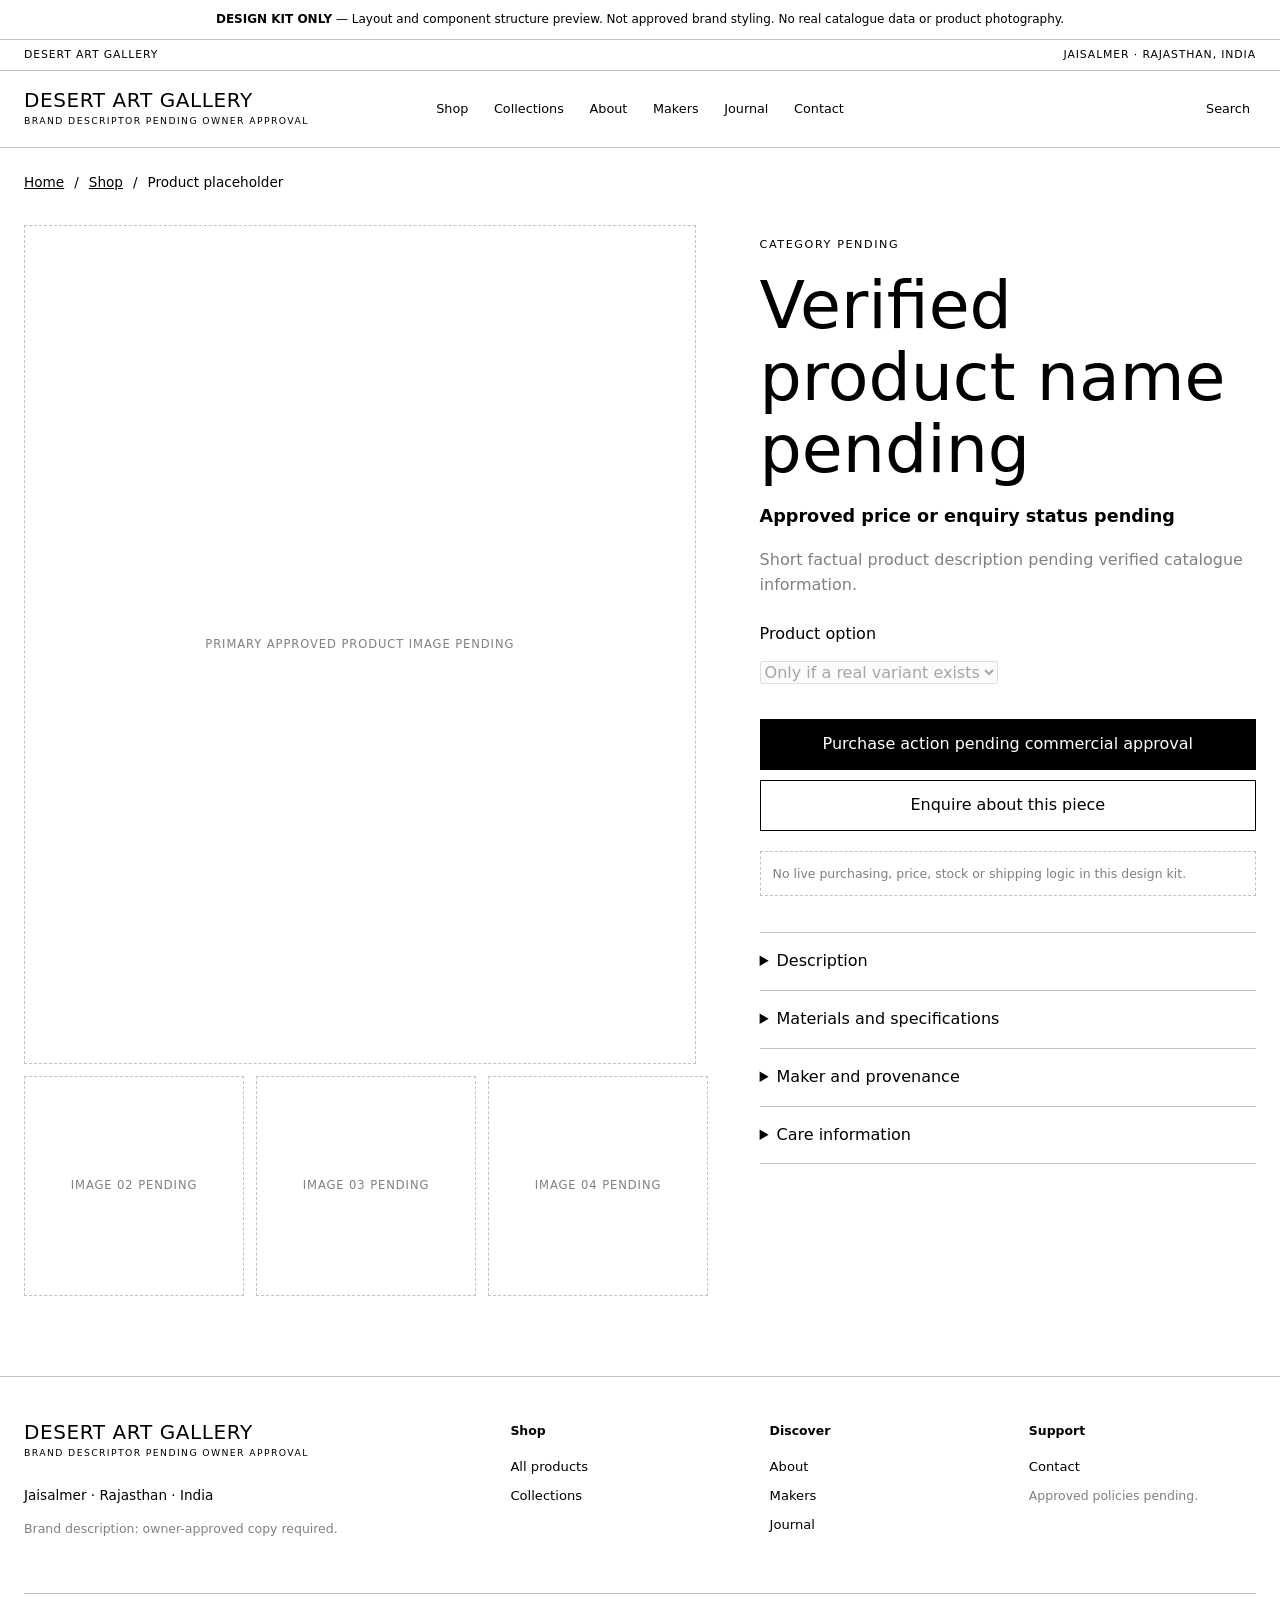
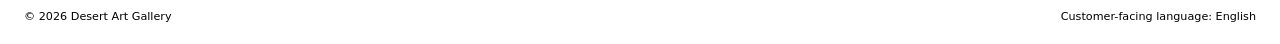
<file: design/owner-controlled-kit-v2/pages/product.html>
<!doctype html>
<html lang="en">
<head>
  <meta charset="utf-8">
  <meta name="viewport" content="width=device-width, initial-scale=1">
  <meta name="robots" content="noindex,nofollow">
  <title>Product detail — DAG layout kit</title>
  <link rel="stylesheet" href="../styles/tokens-layout-only.css">
  <link rel="stylesheet" href="../styles/layout.css">
  <link rel="stylesheet" href="../styles/components.css">
  <link rel="stylesheet" href="../styles/responsive.css">
</head>
<body>
  <div class="kit-banner"><strong>DESIGN KIT ONLY</strong> — Layout and component structure preview. Not approved brand styling. No real catalogue data or product photography.</div>

<div class="utility-bar">
  <span>DESERT ART GALLERY</span>
  <span>JAISALMER · RAJASTHAN, INDIA</span>
</div>
<header class="site-header">
  <a class="wordmark" href="../index.html" aria-label="Desert Art Gallery home">
    <span class="wordmark__name">DESERT ART GALLERY</span>
    <span class="wordmark__descriptor">BRAND DESCRIPTOR PENDING OWNER APPROVAL</span>
  </a>
  <button class="menu-toggle" type="button" aria-expanded="false" aria-controls="primary-nav">
    <span class="sr-only">Toggle navigation</span><span aria-hidden="true">☰</span>
  </button>
  <nav class="primary-nav" id="primary-nav" aria-label="Primary navigation">
    <a href="../pages/shop.html">Shop</a>
    <a href="../pages/collection.html">Collections</a>
    <a href="../pages/about.html">About</a>
    <a href="../pages/makers.html">Makers</a>
    <a href="../pages/journal.html">Journal</a>
    <a href="../pages/contact.html">Contact</a>
  </nav>
  <div class="header-actions" aria-label="Store actions">
    <button type="button" class="text-action" disabled aria-disabled="true">Search</button>
    
  </div>
</header>

  <main id="main-content">

<nav class="breadcrumbs page-shell" aria-label="Breadcrumb"><a href="../index.html">Home</a><span>/</span><a href="shop.html">Shop</a><span>/</span><span>Product placeholder</span></nav>
<section class="product-detail page-shell">
  <div class="product-gallery">
    <div class="media-placeholder product-gallery__main"><span>PRIMARY APPROVED PRODUCT IMAGE PENDING</span></div>
    <div class="product-gallery__thumbs"><div class="media-placeholder"><span>IMAGE 02 PENDING</span></div><div class="media-placeholder"><span>IMAGE 03 PENDING</span></div><div class="media-placeholder"><span>IMAGE 04 PENDING</span></div></div>
  </div>
  <div class="product-information">
    <p class="eyebrow">CATEGORY PENDING</p>
    <h1>Verified product name pending</h1>
    <p class="product-price">Approved price or enquiry status pending</p>
    <p class="content-pending">Short factual product description pending verified catalogue information.</p>
    <div class="product-option"><label for="variant">Product option</label><select id="variant" disabled><option>Only if a real variant exists</option></select></div>
    <button type="button" class="button button--primary" disabled>Purchase action pending commercial approval</button>
    <a class="button button--secondary" href="contact.html">Enquire about this piece</a>
    <p class="prototype-disclaimer">No live purchasing, price, stock or shipping logic in this design kit.</p>
    <div class="details-list">
      <details><summary>Description</summary><p>Verified description required.</p></details>
      <details><summary>Materials and specifications</summary><p>Verified material and dimensions required.</p></details>
      <details><summary>Maker and provenance</summary><p>Verified maker/provenance information required; omit if unavailable.</p></details>
      <details><summary>Care information</summary><p>Approved care instructions required where applicable.</p></details>
    </div>
  </div>
</section>


  </main>

<footer class="site-footer">
  <div class="footer-main">
    <div class="footer-brand">
      <a class="wordmark wordmark--footer" href="../index.html">
        <span class="wordmark__name">DESERT ART GALLERY</span>
        <span class="wordmark__descriptor">BRAND DESCRIPTOR PENDING OWNER APPROVAL</span>
      </a>
      <p class="footer-location">Jaisalmer · Rajasthan · India</p>
      <p class="placeholder-note">Brand description: owner-approved copy required.</p>
    </div>
    <div class="footer-group">
      <h2>Shop</h2>
      <a href="../pages/shop.html">All products</a>
      <a href="../pages/collection.html">Collections</a>
    </div>
    <div class="footer-group">
      <h2>Discover</h2>
      <a href="../pages/about.html">About</a>
      <a href="../pages/makers.html">Makers</a>
      <a href="../pages/journal.html">Journal</a>
    </div>
    <div class="footer-group">
      <h2>Support</h2>
      <a href="../pages/contact.html">Contact</a>
      <span class="placeholder-note">Approved policies pending.</span>
    </div>
  </div>
  <div class="footer-bottom">
    <span>© <span data-year></span> Desert Art Gallery</span>
    <span>Customer-facing language: English</span>
  </div>
</footer>

  <script src="../scripts/prototype.js" defer></script>
</body>
</html>
</file>
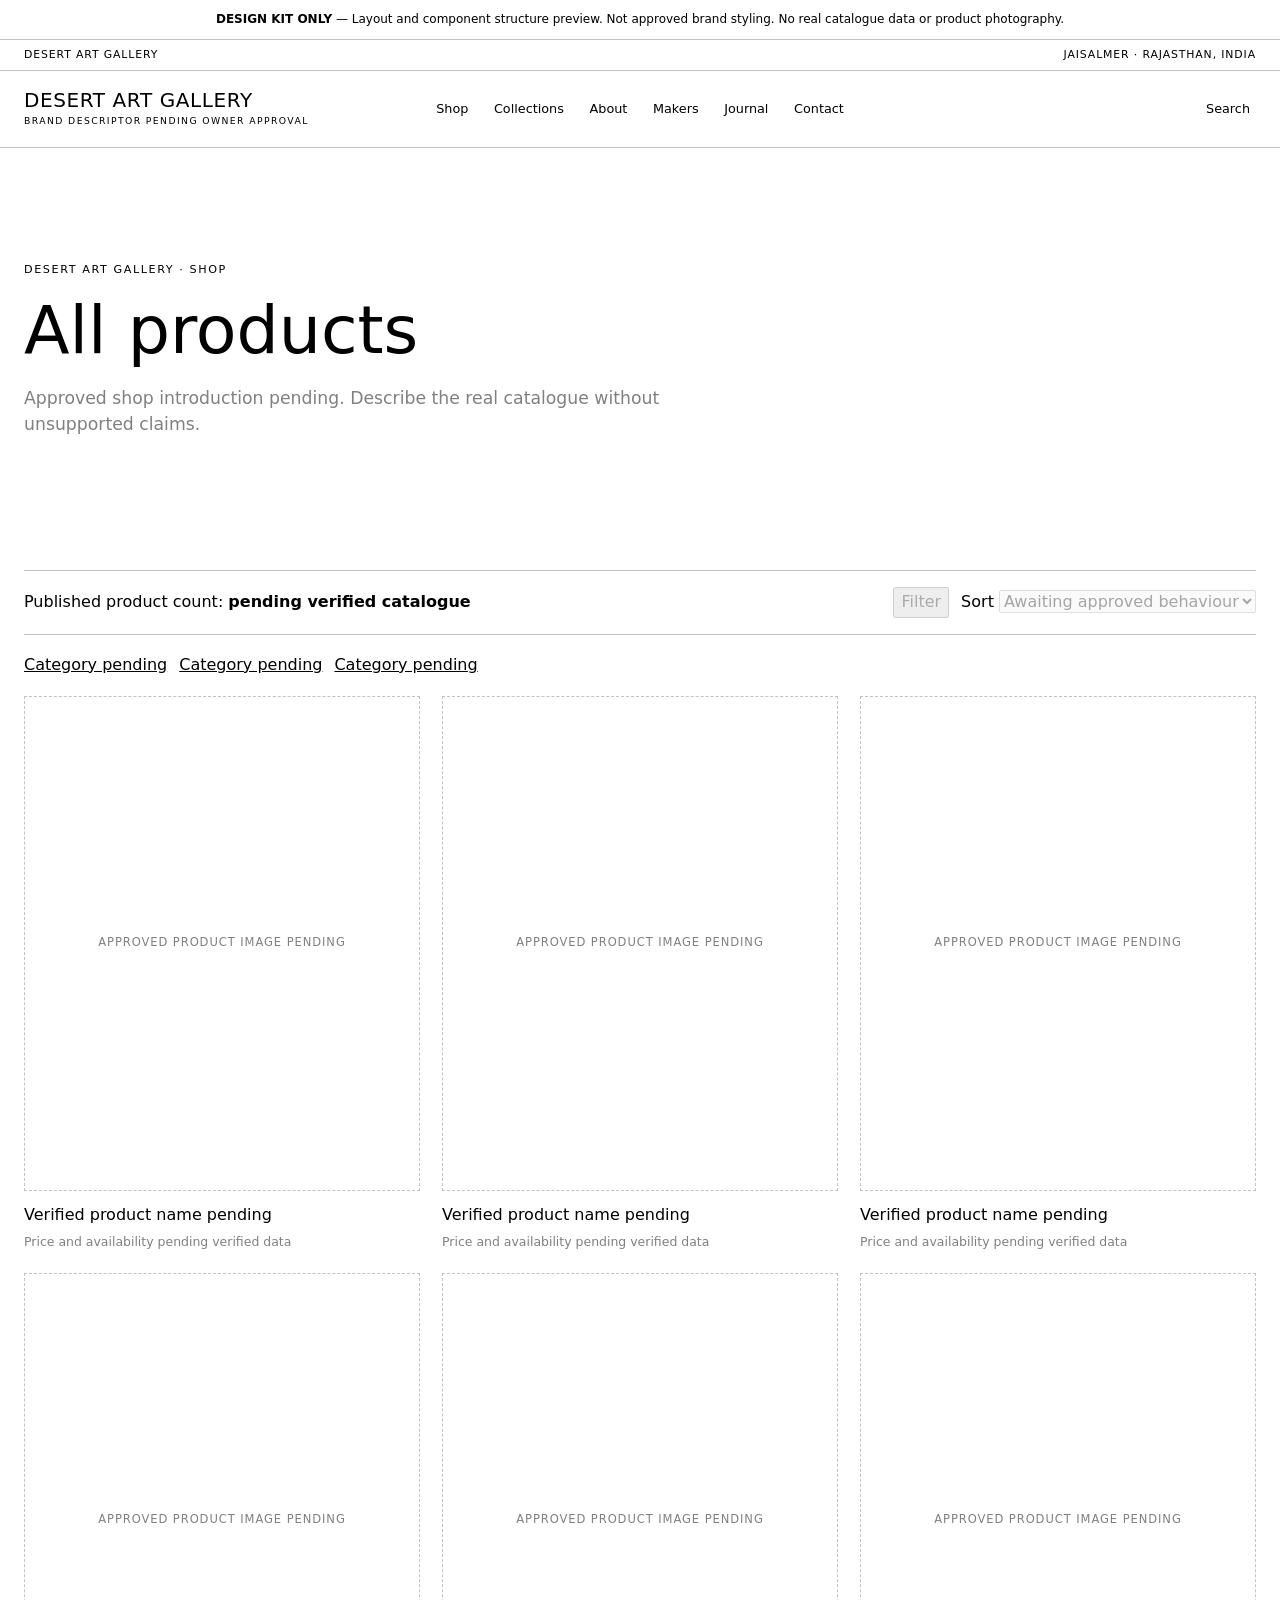
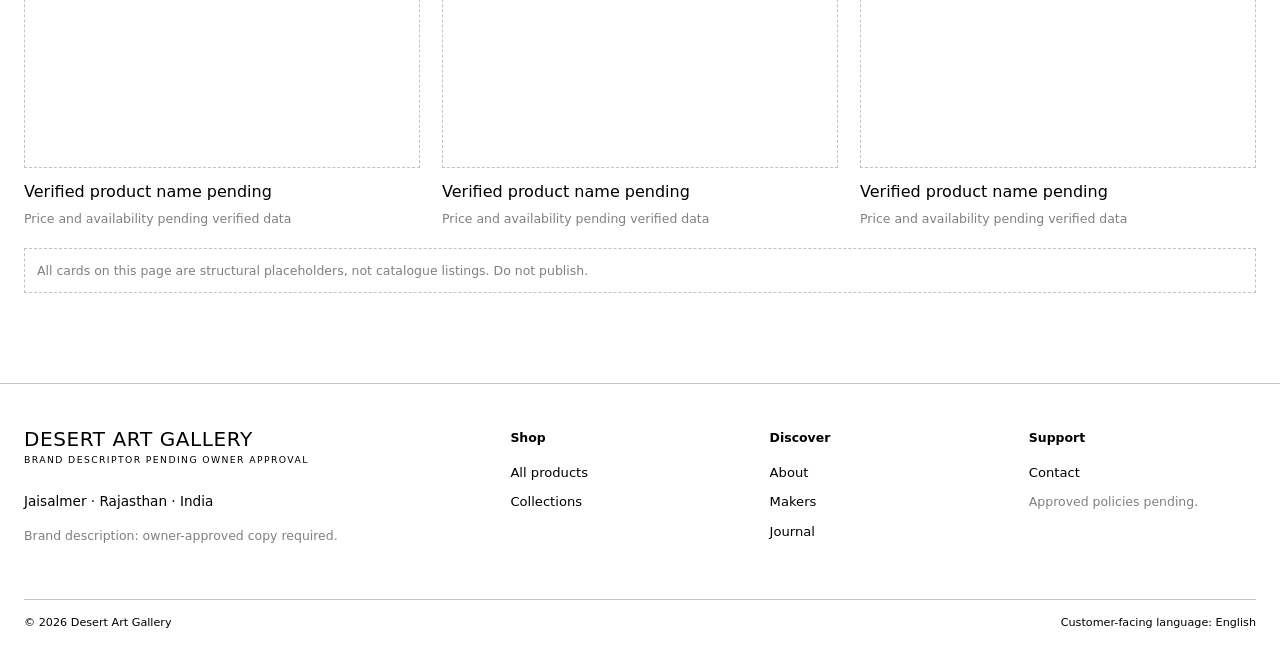
<file: design/owner-controlled-kit-v2/pages/shop.html>
<!doctype html>
<html lang="en">
<head>
  <meta charset="utf-8">
  <meta name="viewport" content="width=device-width, initial-scale=1">
  <meta name="robots" content="noindex,nofollow">
  <title>Shop — DAG layout kit</title>
  <link rel="stylesheet" href="../styles/tokens-layout-only.css">
  <link rel="stylesheet" href="../styles/layout.css">
  <link rel="stylesheet" href="../styles/components.css">
  <link rel="stylesheet" href="../styles/responsive.css">
</head>
<body>
  <div class="kit-banner"><strong>DESIGN KIT ONLY</strong> — Layout and component structure preview. Not approved brand styling. No real catalogue data or product photography.</div>

<div class="utility-bar">
  <span>DESERT ART GALLERY</span>
  <span>JAISALMER · RAJASTHAN, INDIA</span>
</div>
<header class="site-header">
  <a class="wordmark" href="../index.html" aria-label="Desert Art Gallery home">
    <span class="wordmark__name">DESERT ART GALLERY</span>
    <span class="wordmark__descriptor">BRAND DESCRIPTOR PENDING OWNER APPROVAL</span>
  </a>
  <button class="menu-toggle" type="button" aria-expanded="false" aria-controls="primary-nav">
    <span class="sr-only">Toggle navigation</span><span aria-hidden="true">☰</span>
  </button>
  <nav class="primary-nav" id="primary-nav" aria-label="Primary navigation">
    <a href="../pages/shop.html">Shop</a>
    <a href="../pages/collection.html">Collections</a>
    <a href="../pages/about.html">About</a>
    <a href="../pages/makers.html">Makers</a>
    <a href="../pages/journal.html">Journal</a>
    <a href="../pages/contact.html">Contact</a>
  </nav>
  <div class="header-actions" aria-label="Store actions">
    <button type="button" class="text-action" disabled aria-disabled="true">Search</button>
    
  </div>
</header>

  <main id="main-content">

<section class="page-intro page-shell">
  <p class="eyebrow">DESERT ART GALLERY · SHOP</p>
  <h1>All products</h1>
  <p class="lead content-pending">Approved shop introduction pending. Describe the real catalogue without unsupported claims.</p>
</section>
<section class="catalogue-section section-shell">
  <div class="catalogue-toolbar">
    <span>Published product count: <strong>pending verified catalogue</strong></span>
    <div class="toolbar-controls"><button type="button" disabled>Filter</button><label>Sort <select disabled><option>Awaiting approved behaviour</option></select></label></div>
  </div>
  <div class="category-links"><a href="collection.html">Category pending</a><a href="collection.html">Category pending</a><a href="collection.html">Category pending</a></div>
  <div class="product-grid product-grid--3">
    <a class="product-card" href="product.html"><div class="media-placeholder product-card__media"><span>APPROVED PRODUCT IMAGE PENDING</span></div><p class="product-card__name">Verified product name pending</p><p class="product-card__status">Price and availability pending verified data</p></a><a class="product-card" href="product.html"><div class="media-placeholder product-card__media"><span>APPROVED PRODUCT IMAGE PENDING</span></div><p class="product-card__name">Verified product name pending</p><p class="product-card__status">Price and availability pending verified data</p></a><a class="product-card" href="product.html"><div class="media-placeholder product-card__media"><span>APPROVED PRODUCT IMAGE PENDING</span></div><p class="product-card__name">Verified product name pending</p><p class="product-card__status">Price and availability pending verified data</p></a><a class="product-card" href="product.html"><div class="media-placeholder product-card__media"><span>APPROVED PRODUCT IMAGE PENDING</span></div><p class="product-card__name">Verified product name pending</p><p class="product-card__status">Price and availability pending verified data</p></a><a class="product-card" href="product.html"><div class="media-placeholder product-card__media"><span>APPROVED PRODUCT IMAGE PENDING</span></div><p class="product-card__name">Verified product name pending</p><p class="product-card__status">Price and availability pending verified data</p></a><a class="product-card" href="product.html"><div class="media-placeholder product-card__media"><span>APPROVED PRODUCT IMAGE PENDING</span></div><p class="product-card__name">Verified product name pending</p><p class="product-card__status">Price and availability pending verified data</p></a>
  </div>
  <p class="prototype-disclaimer">All cards on this page are structural placeholders, not catalogue listings. Do not publish.</p>
</section>

  </main>

<footer class="site-footer">
  <div class="footer-main">
    <div class="footer-brand">
      <a class="wordmark wordmark--footer" href="../index.html">
        <span class="wordmark__name">DESERT ART GALLERY</span>
        <span class="wordmark__descriptor">BRAND DESCRIPTOR PENDING OWNER APPROVAL</span>
      </a>
      <p class="footer-location">Jaisalmer · Rajasthan · India</p>
      <p class="placeholder-note">Brand description: owner-approved copy required.</p>
    </div>
    <div class="footer-group">
      <h2>Shop</h2>
      <a href="../pages/shop.html">All products</a>
      <a href="../pages/collection.html">Collections</a>
    </div>
    <div class="footer-group">
      <h2>Discover</h2>
      <a href="../pages/about.html">About</a>
      <a href="../pages/makers.html">Makers</a>
      <a href="../pages/journal.html">Journal</a>
    </div>
    <div class="footer-group">
      <h2>Support</h2>
      <a href="../pages/contact.html">Contact</a>
      <span class="placeholder-note">Approved policies pending.</span>
    </div>
  </div>
  <div class="footer-bottom">
    <span>© <span data-year></span> Desert Art Gallery</span>
    <span>Customer-facing language: English</span>
  </div>
</footer>

  <script src="../scripts/prototype.js" defer></script>
</body>
</html>
</file>
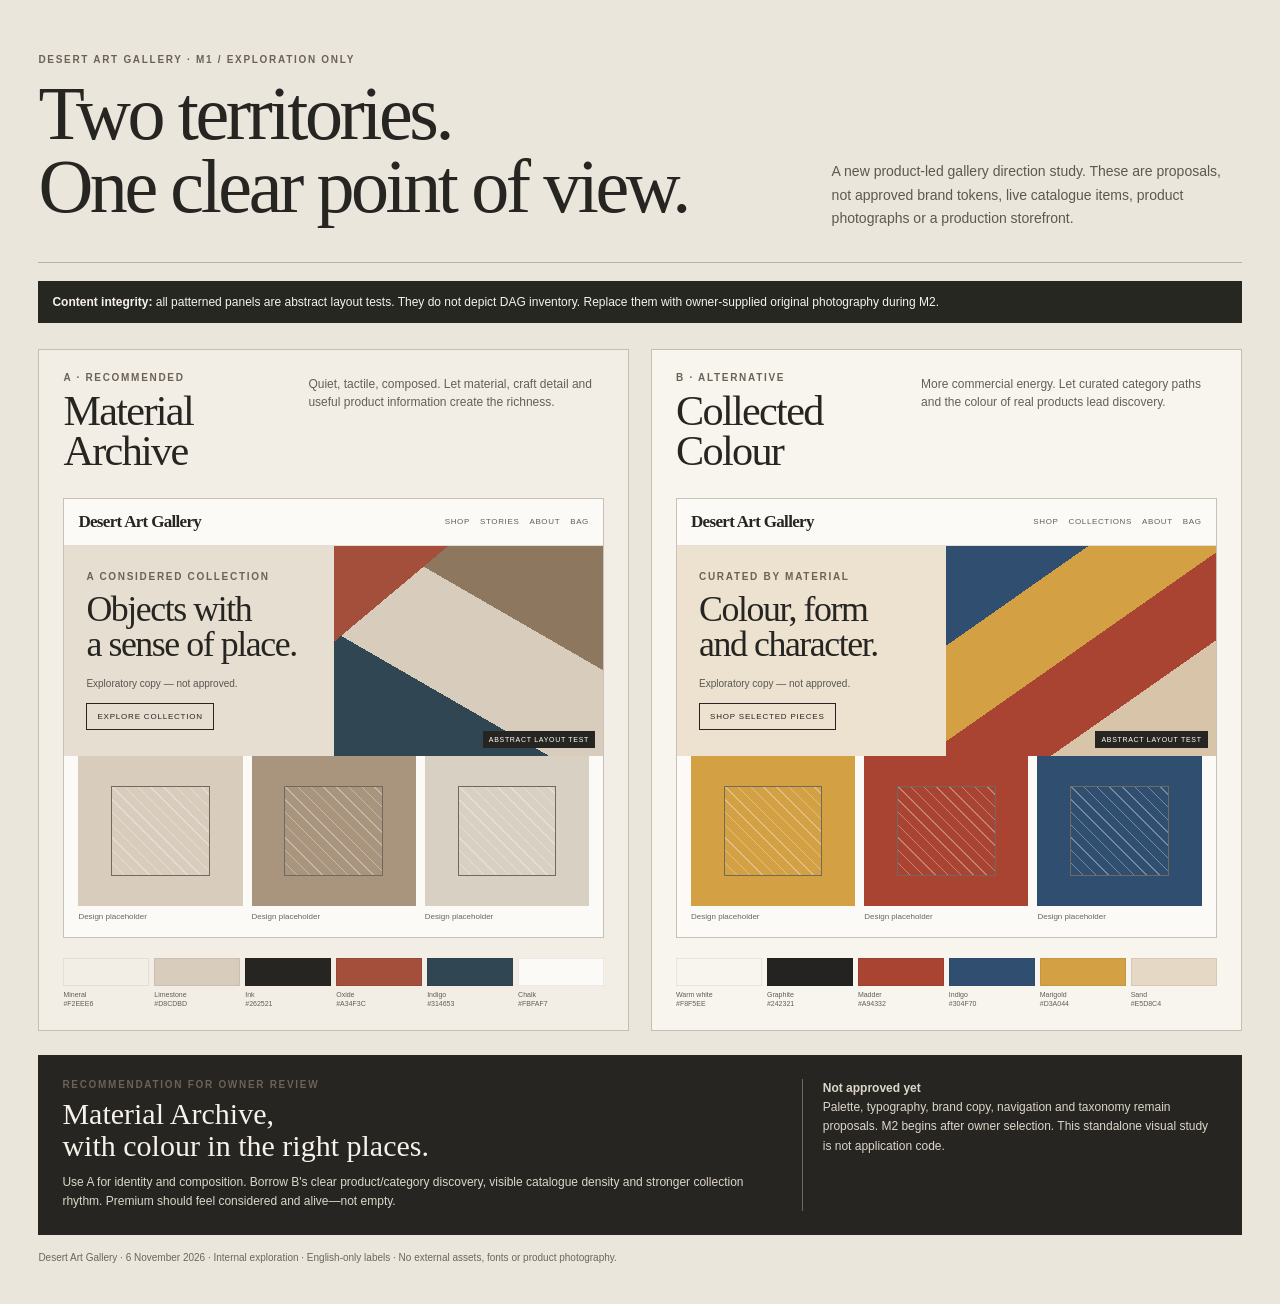
<file: docs/historical/visual-proposals/m1-territory-study.html>
<!-- HISTORICAL — NOT ACTIVE — DO NOT IMPLEMENT. Archived visual proposal; not a current design direction or implementation instruction. -->
<!doctype html>
<html lang="en">
<head>
<meta charset="utf-8">
<meta name="viewport" content="width=device-width, initial-scale=1">
<meta name="color-scheme" content="light">
<title>DAG — M1 Creative Territory Study</title>
<style>
:root{font-family:Arial,Helvetica,sans-serif;color:#262521;background:#ebe6dc}*{box-sizing:border-box}body{margin:0;padding:clamp(16px,3vw,42px)}main{max-width:1440px;margin:0 auto}.eyebrow{font-size:10px;font-weight:700;letter-spacing:.17em;text-transform:uppercase;color:#6c6255}header{display:flex;align-items:flex-end;justify-content:space-between;gap:32px;padding:16px 0 28px;border-bottom:1px solid #b9b1a5}header>div{flex:1 1 58%;min-width:280px}header p{flex:0 1 410px;margin:0 0 4px;color:#5c5851;font-size:14px;line-height:1.65}h1{font:500 clamp(40px,6vw,76px)/.95 Georgia,serif;letter-spacing:-.045em;margin:12px 0}.notice{margin:18px 0 26px;padding:12px 14px;background:#272722;color:#f6f2e9;font-size:12px;line-height:1.5}.territories{display:flex;flex-wrap:wrap;gap:22px;align-items:stretch}.territory{flex:1 1 420px;min-width:310px;background:#f2eee6;border:1px solid #c7beb1}.territory.b{background:#f8f5ee}.head{display:flex;align-items:flex-start;gap:18px;padding:22px 24px 18px}.title{flex:0 0 42%;min-width:130px}.head h2{font:500 clamp(30px,3.3vw,44px)/.96 Georgia,serif;letter-spacing:-.04em;margin:8px 0}.head p{flex:1 1 auto;min-width:0;margin:3px 0 0;color:#655f56;font-size:12px;line-height:1.55}.sample{margin:0 24px 20px;border:1px solid #c9c1b6;background:#fbfaf7}.nav{display:flex;align-items:center;justify-content:space-between;gap:8px;padding:13px 14px;border-bottom:1px solid #e4ded4}.brand{flex:0 0 auto;font:600 17px Georgia,serif;letter-spacing:-.04em}.navlinks{display:flex;flex-wrap:wrap;justify-content:flex-end;gap:10px;color:#625d55;font-size:8px;letter-spacing:.08em;text-transform:uppercase}.hero{display:flex;min-height:210px;background:#e6ded1}.copy{flex:1 1 50%;min-width:0;min-height:210px;padding:22px;display:flex;flex-direction:column;align-items:flex-start;justify-content:center}.copy h3{font:500 clamp(25px,2.8vw,37px)/.98 Georgia,serif;letter-spacing:-.04em;margin:10px 0}.copy p{max-width:220px;margin:4px 0 12px;color:#59564f;font-size:10px;line-height:1.5}.cta{display:inline-block;padding:8px 10px;border:1px solid #262521;font-size:8px;letter-spacing:.1em;text-transform:uppercase}.art{flex:1 1 50%;min-width:0;min-height:210px;position:relative;background:linear-gradient(140deg,#a34f3c 0 22%,transparent 22%),linear-gradient(30deg,#314653 0 34%,#d8cdbd 34% 66%,#8d775f 66%)}.art:after{content:'ABSTRACT LAYOUT TEST';position:absolute;right:8px;bottom:8px;padding:5px 6px;background:#262521;color:#fff;font-size:7px;letter-spacing:.1em}.territory.b .hero{background:#ede1cf}.territory.b .art{background:linear-gradient(145deg,#304f70 0 25%,#d3a044 25% 49%,#a94332 49% 71%,#d8c4a8 71%)}.row{display:flex;gap:9px;padding:0 14px 16px}.product{flex:1 1 0;min-width:0}.tile{height:150px;background:#d8cdbd;position:relative;overflow:hidden}.tile.two{background:#a9947e}.tile.three{background:#d7d0c3}.tile:after{content:'';position:absolute;inset:20%;border:1px solid #71695e;background:repeating-linear-gradient(45deg,transparent 0 8px,#ffffff55 8px 9px)}.territory.b .tile{background:#d3a044}.territory.b .tile.two{background:#a94332}.territory.b .tile.three{background:#304f70}.product-label{font-size:8px;color:#6b665d;padding-top:6px}.palette{display:flex;flex-wrap:wrap;gap:5px;padding:0 24px 22px}.swatch{flex:1 1 14%;min-width:46px}.chip{height:28px;border:1px solid #0001}.palette small{display:block;color:#625d55;font-size:7px;padding-top:4px;line-height:1.3}.recommend{display:flex;align-items:stretch;gap:24px;margin-top:24px;padding:24px;background:#262521;color:#f6f2e9}.recommend>div{flex:1 1 60%;min-width:240px}.recommend h2{font:500 30px/1.05 Georgia,serif;margin:8px 0}.recommend p,.recommend aside{font-size:12px;line-height:1.6;color:#ddd6ca}.recommend p{margin-bottom:0}.recommend aside{flex:0 1 36%;padding-left:20px;border-left:1px solid #6d675d}footer{font-size:10px;color:#6c665d;padding-top:15px;line-height:1.5}
@media(max-width:900px){header{display:block}header p{max-width:520px;margin-top:12px}.territory{flex-basis:100%}.recommend{display:block}.recommend aside{border:0;border-top:1px solid #6d675d;margin-top:16px;padding:14px 0 0}}
@media(max-width:480px){body{padding:14px}.head{display:block;padding:18px 16px 14px}.title{min-width:0}.head p{margin-top:10px}.sample{margin:0 12px 14px}.nav{align-items:flex-start}.brand{font-size:15px}.navlinks{gap:6px;font-size:7px}.hero{display:block}.copy{min-height:178px;padding:18px}.art{min-height:155px}.row{gap:6px;padding:0 10px 12px}.tile{height:116px}.palette{padding:0 14px 16px}.swatch{flex-basis:28%}.recommend{padding:18px}.recommend h2{font-size:27px}}
</style>
</head>
<body>
<main>
<header>
  <div><div class="eyebrow">Desert Art Gallery · M1 / Exploration only</div><h1>Two territories.<br>One clear point of view.</h1></div>
  <p>A new product-led gallery direction study. These are proposals, not approved brand tokens, live catalogue items, product photographs or a production storefront.</p>
</header>
<div class="notice"><strong>Content integrity:</strong> all patterned panels are abstract layout tests. They do not depict DAG inventory. Replace them with owner-supplied original photography during M2.</div>
<section class="territories" aria-label="Creative territory comparisons">
  <article class="territory">
    <div class="head"><div class="title"><div class="eyebrow">A · Recommended</div><h2>Material<br>Archive</h2></div><p>Quiet, tactile, composed. Let material, craft detail and useful product information create the richness.</p></div>
    <div class="sample"><div class="nav"><span class="brand">Desert Art Gallery</span><span class="navlinks"><span>Shop</span><span>Stories</span><span>About</span><span>Bag</span></span></div>
      <div class="hero"><div class="copy"><div class="eyebrow">A considered collection</div><h3>Objects with<br>a sense of place.</h3><p>Exploratory copy — not approved.</p><span class="cta">Explore collection</span></div><div class="art" role="img" aria-label="Abstract placeholder texture, not a product photograph"></div></div>
      <div class="row"><div class="product"><div class="tile" role="img" aria-label="Abstract placeholder, not a product image"></div><div class="product-label">Design placeholder</div></div><div class="product"><div class="tile two" role="img" aria-label="Abstract placeholder, not a product image"></div><div class="product-label">Design placeholder</div></div><div class="product"><div class="tile three" role="img" aria-label="Abstract placeholder, not a product image"></div><div class="product-label">Design placeholder</div></div></div>
    </div>
    <div class="palette" aria-label="Proposed palette, not approved"><div class="swatch"><div class="chip" style="background:#F2EEE6"></div><small>Mineral<br>#F2EEE6</small></div><div class="swatch"><div class="chip" style="background:#D8CDBD"></div><small>Limestone<br>#D8CDBD</small></div><div class="swatch"><div class="chip" style="background:#262521"></div><small>Ink<br>#262521</small></div><div class="swatch"><div class="chip" style="background:#A34F3C"></div><small>Oxide<br>#A34F3C</small></div><div class="swatch"><div class="chip" style="background:#314653"></div><small>Indigo<br>#314653</small></div><div class="swatch"><div class="chip" style="background:#FBFAF7"></div><small>Chalk<br>#FBFAF7</small></div></div>
  </article>
  <article class="territory b">
    <div class="head"><div class="title"><div class="eyebrow">B · Alternative</div><h2>Collected<br>Colour</h2></div><p>More commercial energy. Let curated category paths and the colour of real products lead discovery.</p></div>
    <div class="sample"><div class="nav"><span class="brand">Desert Art Gallery</span><span class="navlinks"><span>Shop</span><span>Collections</span><span>About</span><span>Bag</span></span></div>
      <div class="hero"><div class="copy"><div class="eyebrow">Curated by material</div><h3>Colour, form<br>and character.</h3><p>Exploratory copy — not approved.</p><span class="cta">Shop selected pieces</span></div><div class="art" role="img" aria-label="Abstract colour-block placeholder, not a product photograph"></div></div>
      <div class="row"><div class="product"><div class="tile" role="img" aria-label="Abstract colour placeholder, not a product image"></div><div class="product-label">Design placeholder</div></div><div class="product"><div class="tile two" role="img" aria-label="Abstract colour placeholder, not a product image"></div><div class="product-label">Design placeholder</div></div><div class="product"><div class="tile three" role="img" aria-label="Abstract colour placeholder, not a product image"></div><div class="product-label">Design placeholder</div></div></div>
    </div>
    <div class="palette" aria-label="Proposed palette, not approved"><div class="swatch"><div class="chip" style="background:#F8F5EE"></div><small>Warm white<br>#F8F5EE</small></div><div class="swatch"><div class="chip" style="background:#242321"></div><small>Graphite<br>#242321</small></div><div class="swatch"><div class="chip" style="background:#A94332"></div><small>Madder<br>#A94332</small></div><div class="swatch"><div class="chip" style="background:#304F70"></div><small>Indigo<br>#304F70</small></div><div class="swatch"><div class="chip" style="background:#D3A044"></div><small>Marigold<br>#D3A044</small></div><div class="swatch"><div class="chip" style="background:#E5D8C4"></div><small>Sand<br>#E5D8C4</small></div></div>
  </article>
</section>
<section class="recommend"><div><div class="eyebrow">Recommendation for owner review</div><h2>Material Archive,<br>with colour in the right places.</h2><p>Use A for identity and composition. Borrow B's clear product/category discovery, visible catalogue density and stronger collection rhythm. Premium should feel considered and alive—not empty.</p></div><aside><strong>Not approved yet</strong><br>Palette, typography, brand copy, navigation and taxonomy remain proposals. M2 begins after owner selection. This standalone visual study is not application code.</aside></section>
<footer>Desert Art Gallery · 6 November 2026 · Internal exploration · English-only labels · No external assets, fonts or product photography.</footer>
</main>
</body>
</html>
</file>
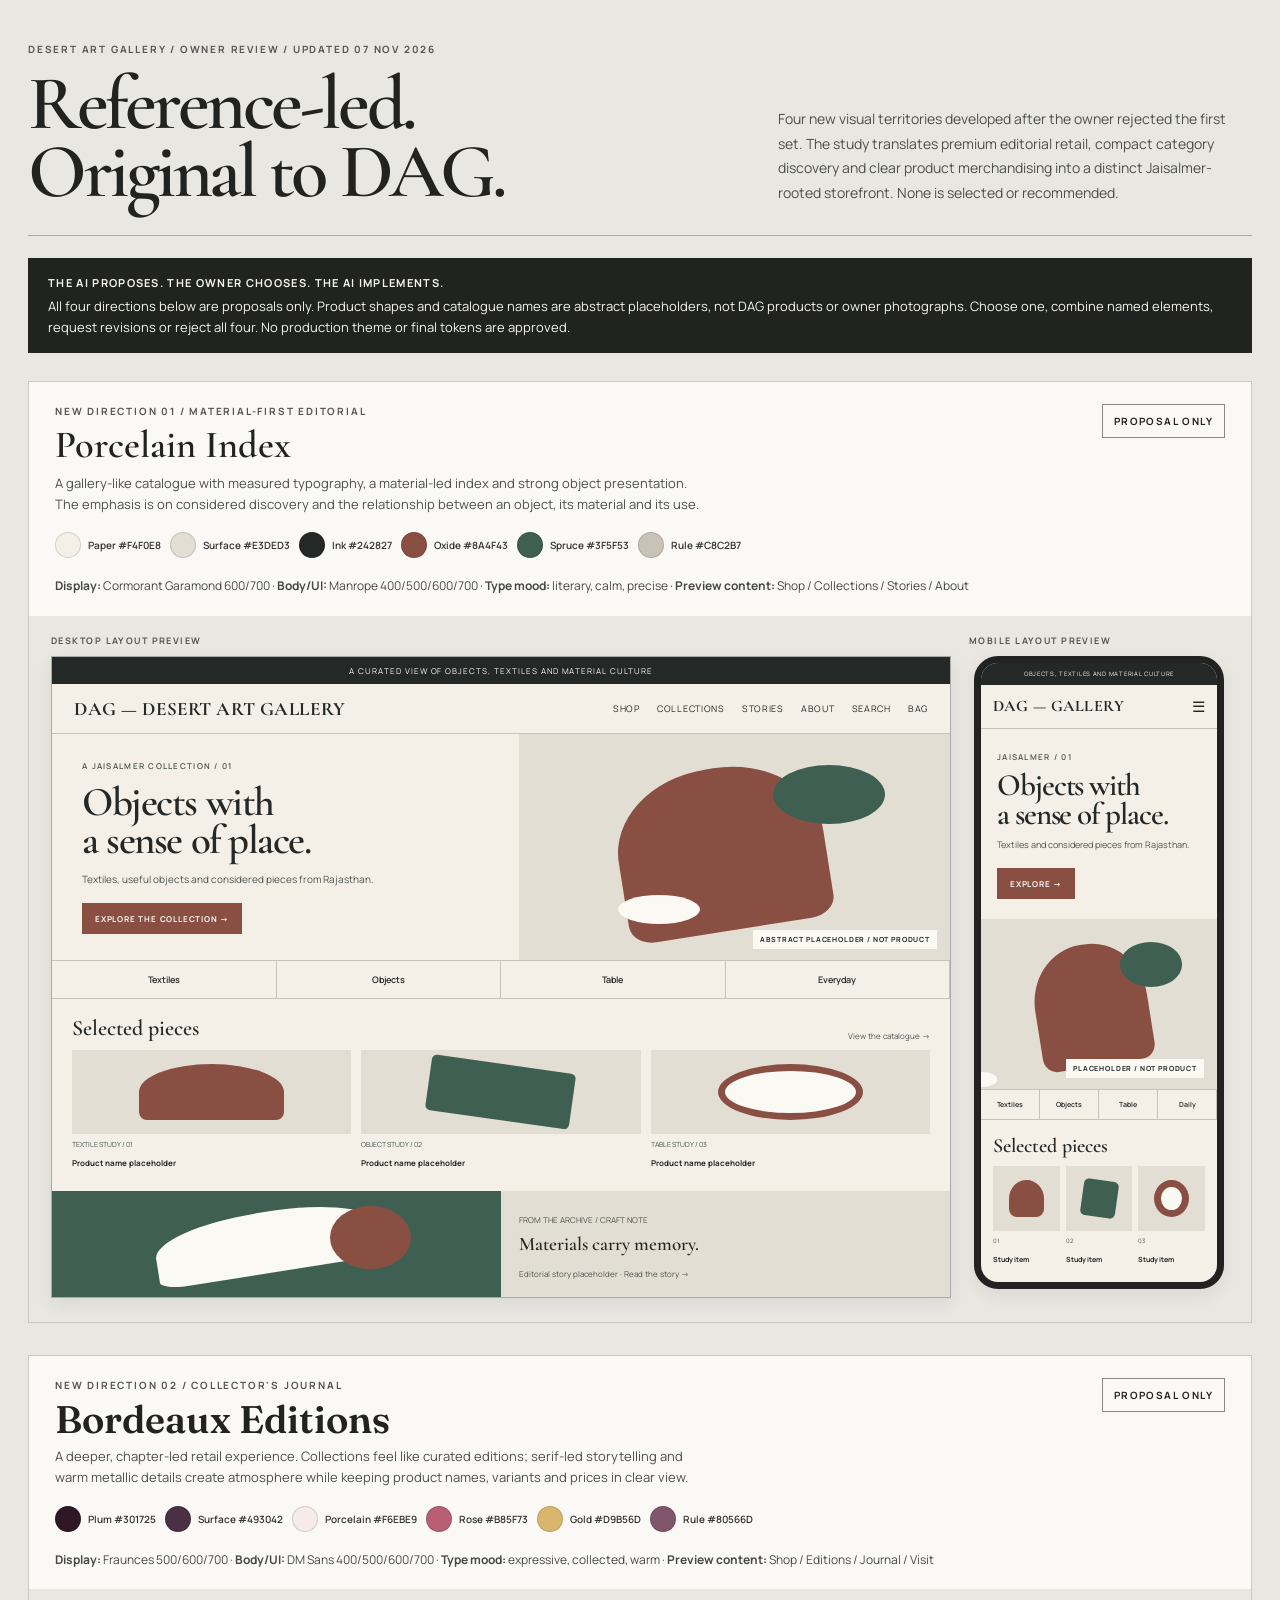
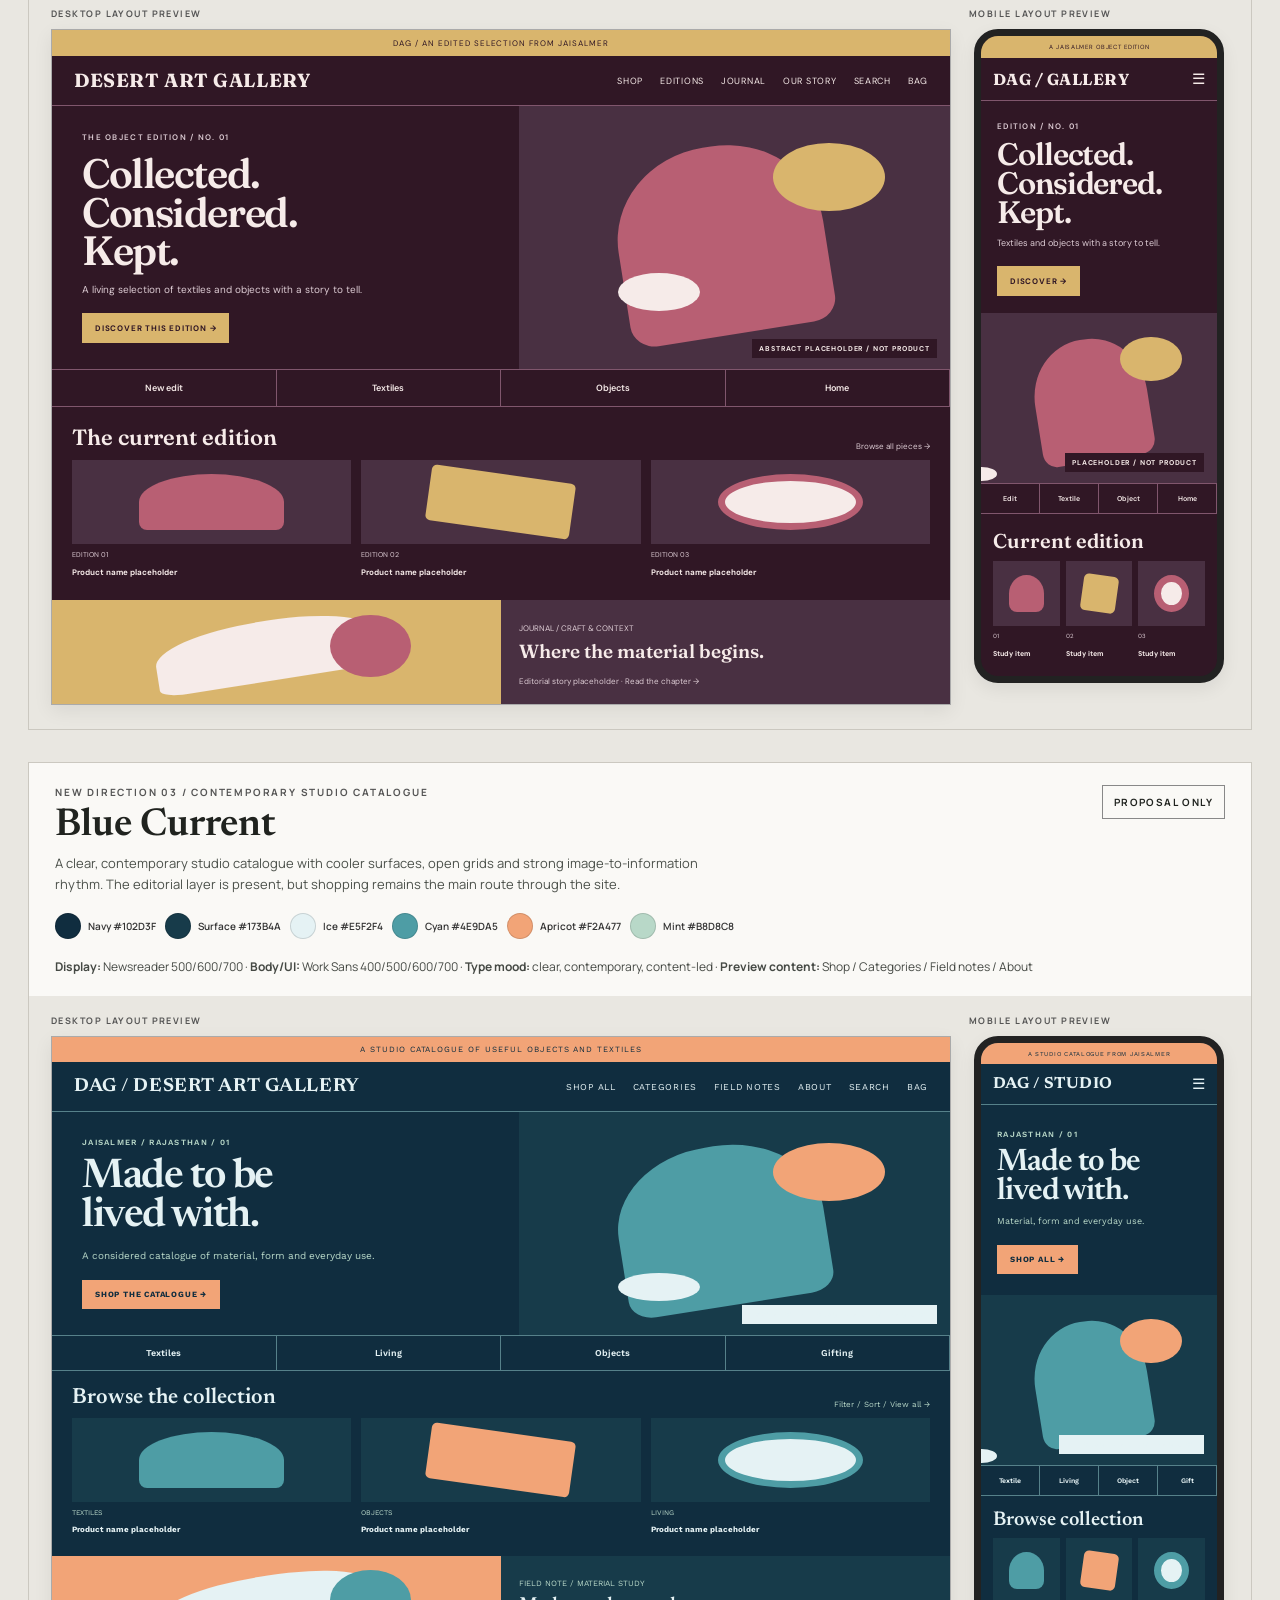
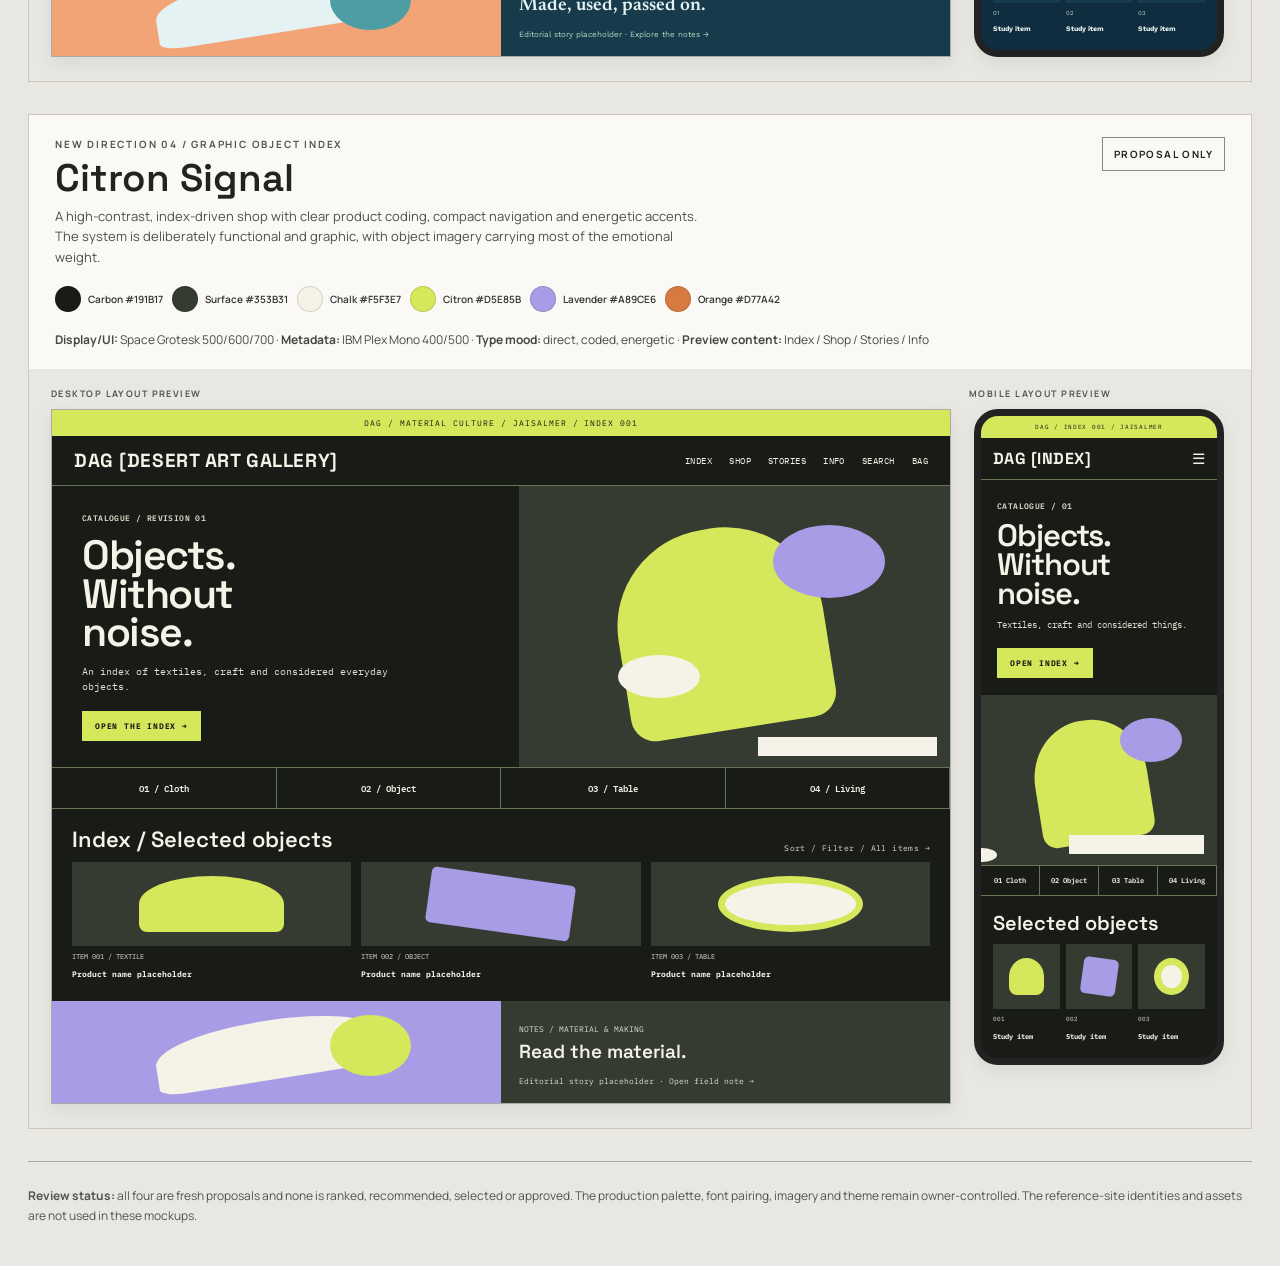
<file: docs/historical/visual-proposals/reference-led-directions.html>
<!-- HISTORICAL — NOT ACTIVE — DO NOT IMPLEMENT. Archived visual proposal; not a current design direction or implementation instruction. -->
<!doctype html>
<html lang="en">
<head>
<meta charset="utf-8">
<meta name="viewport" content="width=device-width, initial-scale=1">
<meta name="color-scheme" content="light">
<title>DAG — Reference-led visual territories / owner review</title>
<link rel="preconnect" href="https://fonts.googleapis.com">
<link rel="preconnect" href="https://fonts.gstatic.com" crossorigin>
<link href="https://fonts.googleapis.com/css2?family=Cormorant+Garamond:wght@500;600;700&family=Manrope:wght@400;500;600;700&family=Fraunces:opsz,wght@9..144,500;9..144,600;9..144,700&family=DM+Sans:wght@400;500;600;700&family=Newsreader:opsz,wght@6..72,500;6..72,600;6..72,700&family=Work+Sans:wght@400;500;600;700&family=Space+Grotesk:wght@400;500;600;700&family=IBM+Plex+Mono:wght@400;500&display=swap" rel="stylesheet">
<style>
*{box-sizing:border-box}
.skip-link{position:absolute;left:12px;top:12px;z-index:1000;transform:translateY(-160%);padding:10px 14px;background:#20231f;color:#f7f4ed;border:2px solid #f7f4ed;text-decoration:underline;font:700 12px/1.2 Manrope,sans-serif}
.skip-link:focus,.skip-link:focus-visible{transform:translateY(0);outline:3px solid #20231f;outline-offset:3px}
:root{font-family:Manrope,Arial,sans-serif;color:#20231f;background:#e9e7e1}
body{margin:0;padding:28px}
.page{max-width:1600px;margin:0 auto}
.kicker{font:700 10px/1.4 Manrope,sans-serif;letter-spacing:.18em;text-transform:uppercase;color:#555}
.intro{display:grid;grid-template-columns:1.2fr .8fr;gap:40px;align-items:end;border-bottom:1px solid #aaa;padding:14px 0 30px}
.intro h1{font:600 clamp(42px,6vw,84px)/.88 "Cormorant Garamond",serif;letter-spacing:-.045em;margin:14px 0 0;max-width:900px}
.intro p{font-size:14px;line-height:1.75;max-width:520px;margin:0;color:#4c504b}
.gate{margin:22px 0 28px;padding:16px 20px;background:#20231f;color:#f7f4ed;line-height:1.6;font-size:13px}
.gate strong{display:block;letter-spacing:.12em;text-transform:uppercase;font-size:11px;margin-bottom:4px}
.option{background:#faf9f6;margin:0 0 32px;border:1px solid #cbc8c0}
.option-head{padding:22px 26px 18px;display:grid;grid-template-columns:1fr auto;gap:24px;align-items:start}
.option-head h2{font:600 clamp(28px,3vw,42px)/1 "Cormorant Garamond",serif;margin:8px 0}
.option-head p{font-size:13px;line-height:1.6;max-width:650px;margin:0;color:#4b504a}
.proposal-tag{font:700 10px Manrope,sans-serif;letter-spacing:.14em;border:1px solid #888;padding:9px 11px;text-transform:uppercase;white-space:nowrap}
.palette{display:flex;flex-wrap:wrap;gap:9px;padding:0 26px 18px}
.swatch{display:flex;align-items:center;gap:7px;font:600 10px Manrope,sans-serif;color:#333}
.chip{width:26px;height:26px;border:1px solid #0002;border-radius:50%;display:inline-block}
.fontline{padding:0 26px 20px;font-size:12px;color:#454944;line-height:1.6}
.previews{padding:18px 22px 24px;background:#e9e7e1;display:grid;grid-template-columns:minmax(0,1fr) 260px;gap:18px;align-items:start}
.preview-label{font:700 9px Manrope,sans-serif;letter-spacing:.16em;text-transform:uppercase;color:#555;margin:0 0 9px}
.screen{border:1px solid #aaa;box-shadow:0 6px 18px #00000012;overflow:hidden}
.desktop .screen{width:100%}
.mobile .screen{width:100%;max-width:250px;margin:0 auto;border:7px solid #222;border-radius:24px}
.store{--bg:#f4f0e8;--surface:#e3ded3;--paper:#fbf9f4;--ink:#242827;--muted:#4c5550;--accent:#8a4f43;--accent2:#3f5f53;--line:#c8c2b7;--display:"Cormorant Garamond",serif;--body:Manrope,sans-serif;background:var(--bg);color:var(--ink);font-family:var(--body)}
.store .topline{padding:8px 18px;background:var(--ink);color:var(--paper);font-size:8px;letter-spacing:.12em;text-transform:uppercase;text-align:center}
.store .nav{display:flex;justify-content:space-between;align-items:center;padding:15px 22px;border-bottom:1px solid var(--line);gap:12px}
.store .brand{font:700 19px/1 var(--display);letter-spacing:.03em}
.store .links{font-size:9px;letter-spacing:.08em;text-transform:uppercase;display:flex;gap:17px}
.store .hero{display:grid;grid-template-columns:1.04fr .96fr;min-height:215px}
.store .copy{padding:26px 30px;display:flex;flex-direction:column;align-items:flex-start;justify-content:center}
.store .eyebrow{font:600 8px var(--body);letter-spacing:.16em;text-transform:uppercase;color:var(--muted)}
.store h3{font:600 clamp(30px,3.2vw,49px)/.94 var(--display);letter-spacing:-.035em;margin:12px 0}
.store .sub{font:400 10px/1.55 var(--body);max-width:320px;color:var(--muted);margin:0 0 16px}
.store .cta{font:700 8px var(--body);letter-spacing:.1em;text-transform:uppercase;background:var(--accent);color:var(--paper);padding:10px 13px}
.art{position:relative;min-height:215px;background:var(--surface);overflow:hidden;display:grid;place-items:center}
.art:before{content:"";position:absolute;width:48%;height:72%;border-radius:48% 48% 12% 12%;background:var(--accent);transform:rotate(-9deg);left:23%;top:15%}
.art:after{content:"";position:absolute;width:26%;height:26%;border-radius:50%;background:var(--accent2);right:15%;top:14%;box-shadow:-170px 115px 0 -15px var(--paper)}
.art .stamp{position:absolute;bottom:11px;right:13px;z-index:1;font:700 7px var(--body);letter-spacing:.12em;color:var(--ink);background:var(--paper);padding:5px 7px}
.store .category-row{display:grid;grid-template-columns:repeat(4,1fr);border-top:1px solid var(--line);border-bottom:1px solid var(--line)}
.store .category-row span{padding:12px 8px;text-align:center;font:600 9px var(--body);border-right:1px solid var(--line)}
.store .section-title{display:flex;align-items:end;justify-content:space-between;padding:16px 20px 9px}
.store .section-title h4{font:600 22px var(--display);margin:0}
.store .section-title small{font-size:8px;color:var(--muted)}
.store .products{display:grid;grid-template-columns:repeat(3,1fr);gap:10px;padding:0 20px 20px}
.store .product{min-width:0}
.store .product-art{height:84px;background:var(--surface);position:relative;overflow:hidden}
.store .product-art:before{content:"";position:absolute;inset:14px 24%;border-radius:50% 50% 8px 8px;background:var(--accent)}
.store .product:nth-child(2) .product-art:before{background:var(--accent2);border-radius:5px;transform:rotate(8deg)}
.store .product:nth-child(3) .product-art:before{background:var(--paper);border:7px solid var(--accent);border-radius:50%}
.store .product small{display:block;font-size:7px;color:var(--muted);padding-top:6px}
.store .product b{font-size:8px}
.store .editorial{display:grid;grid-template-columns:1fr 1fr;background:var(--surface);min-height:90px}
.store .editorial .art{min-height:90px;background:var(--accent2)}
.store .editorial .art:before{background:var(--paper);width:50%;height:58%;top:20%}
.store .editorial .art:after{background:var(--accent);width:18%;height:60%;right:20%}
.store .editorial-copy{padding:15px 18px}
.store .editorial-copy b{font:600 19px/1.05 var(--display);display:block;margin:6px 0}
.store .editorial-copy small{font-size:8px;color:var(--muted)}
.store .mobile-content{display:none}
.store .placeholder-note{font:600 6px var(--body);letter-spacing:.08em;text-transform:uppercase;opacity:.8}
.theme-porcelain{--bg:#f4f0e8;--surface:#e3ded3;--paper:#fbf9f4;--ink:#242827;--muted:#4c5550;--accent:#8a4f43;--accent2:#3f5f53;--line:#c8c2b7;--display:"Cormorant Garamond",serif;--body:Manrope,sans-serif}
.theme-bordeaux{--bg:#301725;--surface:#493042;--paper:#f6ebe9;--ink:#f6ebe9;--muted:#dccbd3;--accent:#b85f73;--accent2:#d9b56d;--line:#80566d;--display:Fraunces,serif;--body:"DM Sans",sans-serif}
.theme-bordeaux .topline{background:#d9b56d;color:#301725}
.theme-bordeaux .cta{background:#d9b56d;color:#301725}
.theme-bordeaux .art .stamp{background:#301725;color:#f6ebe9}
.theme-bordeaux .editorial{background:#493042}
.theme-blue{--bg:#102d3f;--surface:#173b4a;--paper:#e5f2f4;--ink:#e5f2f4;--muted:#b8d8c8;--accent:#4e9da5;--accent2:#f2a477;--line:#56818a;--display:Newsreader,serif;--body:"Work Sans",sans-serif}
.theme-blue .topline{background:#f2a477;color:#102d3f}
.theme-blue .cta{background:#f2a477;color:#102d3f}
.theme-blue .category-row span{border-color:#56818a}
.theme-citron{--bg:#191b17;--surface:#353b31;--paper:#f5f3e7;--ink:#f5f3e7;--muted:#dbdecb;--accent:#d5e85b;--accent2:#a89ce6;--line:#6a7258;--display:"Space Grotesk",sans-serif;--body:"IBM Plex Mono",monospace}
.theme-citron .topline{background:#d5e85b;color:#191b17}
.theme-citron .cta{background:#d5e85b;color:#191b17}
.theme-citron .brand,.theme-citron .section-title h4,.theme-citron h3{font-family:"Space Grotesk",sans-serif}
.theme-citron .links,.theme-citron .eyebrow,.theme-citron .section-title small{letter-spacing:.05em}
.mobile-store .topline{font-size:6px;padding:7px 6px}
.mobile-store .nav{padding:11px 12px}
.mobile-store .brand{font-size:16px}
.mobile-store .links{font-size:0;gap:0}
.mobile-store .links:after{content:"☰";font-size:15px}
.mobile-store .hero{display:block}
.mobile-store .copy{padding:20px 16px 17px;min-height:190px}
.mobile-store h3{font-size:31px;margin:9px 0}
.mobile-store .sub{font-size:9px}
.mobile-store .art{min-height:170px}
.mobile-store .category-row span{font-size:7px;padding:10px 3px}
.mobile-store .section-title{padding:14px 12px 8px}
.mobile-store .section-title h4{font-size:20px}
.mobile-store .products{gap:6px;padding:0 12px 15px}
.mobile-store .product-art{height:65px}
.mobile-store .product small{font-size:6px}
.mobile-store .product b{font-size:7px}
.mobile-store .editorial{grid-template-columns:1fr}
.mobile-store .editorial .art{display:none}
.mobile-store .editorial-copy{padding:13px}
.mobile-store .editorial-copy b{font-size:19px}
.mobile-store .placeholder-note{font-size:5px}
@media(max-width:900px){
 body{padding:12px}.intro{grid-template-columns:1fr;gap:14px}.previews{grid-template-columns:1fr}.mobile .screen{max-width:300px}
 .option-head{padding:18px;grid-template-columns:1fr}.palette,.fontline{padding-left:18px;padding-right:18px}
 .desktop .store .links{gap:8px}.desktop .store .nav{padding:12px}
}
</style>
</head>
<body>
<a class="skip-link" href="#visual-options">Skip to visual options</a>
<div class="page">
  <header class="intro">
    <div><div class="kicker">DESERT ART GALLERY / OWNER REVIEW / UPDATED 07 NOV 2026</div><h1>Reference-led.<br>Original to DAG.</h1></div>
    <p>Four new visual territories developed after the owner rejected the first set. The study translates premium editorial retail, compact category discovery and clear product merchandising into a distinct Jaisalmer-rooted storefront. None is selected or recommended.</p>
  </header>
  <div class="gate"><strong>THE AI PROPOSES. THE OWNER CHOOSES. THE AI IMPLEMENTS.</strong>All four directions below are proposals only. Product shapes and catalogue names are abstract placeholders, not DAG products or owner photographs. Choose one, combine named elements, request revisions or reject all four. No production theme or final tokens are approved.</div>

  <main id="visual-options" aria-label="Visual territory proposals">
  <article class="option" aria-labelledby="porcelain-index-title">
    <div class="option-head"><div><div class="kicker">NEW DIRECTION 01 / MATERIAL-FIRST EDITORIAL</div><h2 id="porcelain-index-title" style="font-family:'Cormorant Garamond',serif">Porcelain Index</h2><p>A gallery-like catalogue with measured typography, a material-led index and strong object presentation. The emphasis is on considered discovery and the relationship between an object, its material and its use.</p></div><span class="proposal-tag">Proposal only</span></div>
    <div class="palette"><span class="swatch"><i class="chip" style="background:#F4F0E8"></i>Paper #F4F0E8</span><span class="swatch"><i class="chip" style="background:#E3DED3"></i>Surface #E3DED3</span><span class="swatch"><i class="chip" style="background:#242827"></i>Ink #242827</span><span class="swatch"><i class="chip" style="background:#8A4F43"></i>Oxide #8A4F43</span><span class="swatch"><i class="chip" style="background:#3F5F53"></i>Spruce #3F5F53</span><span class="swatch"><i class="chip" style="background:#C8C2B7"></i>Rule #C8C2B7</span></div>
    <div class="fontline"><b>Display:</b> Cormorant Garamond 600/700 · <b>Body/UI:</b> Manrope 400/500/600/700 · <b>Type mood:</b> literary, calm, precise · <b>Preview content:</b> Shop / Collections / Stories / About</div>
    <div class="previews">
      <div class="desktop" role="group" aria-label="Desktop layout preview"><div class="preview-label">Desktop layout preview</div><div class="screen store theme-porcelain">
        <div class="topline">A curated view of objects, textiles and material culture</div><div class="nav"><div class="brand">DAG — DESERT ART GALLERY</div><div class="links"><span>Shop</span><span>Collections</span><span>Stories</span><span>About</span><span>Search</span><span>Bag</span></div></div>
        <div class="hero"><div class="copy"><div class="eyebrow">A Jaisalmer collection / 01</div><h3>Objects with<br>a sense of place.</h3><p class="sub">Textiles, useful objects and considered pieces from Rajasthan.</p><span class="cta">Explore the collection →</span></div><div class="art"><span class="stamp">ABSTRACT PLACEHOLDER / NOT PRODUCT</span></div></div>
        <div class="category-row"><span>Textiles</span><span>Objects</span><span>Table</span><span>Everyday</span></div>
        <div class="section-title"><h4>Selected pieces</h4><small>View the catalogue →</small></div>
        <div class="products"><div class="product"><div class="product-art"></div><small>TEXTILE STUDY / 01</small><b>Product name placeholder</b></div><div class="product"><div class="product-art"></div><small>OBJECT STUDY / 02</small><b>Product name placeholder</b></div><div class="product"><div class="product-art"></div><small>TABLE STUDY / 03</small><b>Product name placeholder</b></div></div>
        <div class="editorial"><div class="art"></div><div class="editorial-copy"><small>FROM THE ARCHIVE / CRAFT NOTE</small><b>Materials carry memory.</b><small>Editorial story placeholder · Read the story →</small></div></div>
      </div></div>
      <div class="mobile" role="group" aria-label="Mobile layout preview"><div class="preview-label">Mobile layout preview</div><div class="screen store theme-porcelain mobile-store">
        <div class="topline">Objects, textiles and material culture</div><div class="nav"><div class="brand">DAG — GALLERY</div><div class="links"></div></div>
        <div class="hero"><div class="copy"><div class="eyebrow">Jaisalmer / 01</div><h3>Objects with<br>a sense of place.</h3><p class="sub">Textiles and considered pieces from Rajasthan.</p><span class="cta">Explore →</span></div><div class="art"><span class="stamp">PLACEHOLDER / NOT PRODUCT</span></div></div>
        <div class="category-row"><span>Textiles</span><span>Objects</span><span>Table</span><span>Daily</span></div>
        <div class="section-title"><h4>Selected pieces</h4></div><div class="products"><div class="product"><div class="product-art"></div><small>01</small><b>Study item</b></div><div class="product"><div class="product-art"></div><small>02</small><b>Study item</b></div><div class="product"><div class="product-art"></div><small>03</small><b>Study item</b></div></div>
      </div></div>
    </div>
  </article>

  <article class="option" aria-labelledby="bordeaux-editions-title">
    <div class="option-head"><div><div class="kicker">NEW DIRECTION 02 / COLLECTOR'S JOURNAL</div><h2 id="bordeaux-editions-title" style="font-family:Fraunces,serif">Bordeaux Editions</h2><p>A deeper, chapter-led retail experience. Collections feel like curated editions; serif-led storytelling and warm metallic details create atmosphere while keeping product names, variants and prices in clear view.</p></div><span class="proposal-tag">Proposal only</span></div>
    <div class="palette"><span class="swatch"><i class="chip" style="background:#301725"></i>Plum #301725</span><span class="swatch"><i class="chip" style="background:#493042"></i>Surface #493042</span><span class="swatch"><i class="chip" style="background:#F6EBE9"></i>Porcelain #F6EBE9</span><span class="swatch"><i class="chip" style="background:#B85F73"></i>Rose #B85F73</span><span class="swatch"><i class="chip" style="background:#D9B56D"></i>Gold #D9B56D</span><span class="swatch"><i class="chip" style="background:#80566D"></i>Rule #80566D</span></div>
    <div class="fontline"><b>Display:</b> Fraunces 500/600/700 · <b>Body/UI:</b> DM Sans 400/500/600/700 · <b>Type mood:</b> expressive, collected, warm · <b>Preview content:</b> Shop / Editions / Journal / Visit</div>
    <div class="previews">
      <div class="desktop" role="group" aria-label="Desktop layout preview"><div class="preview-label">Desktop layout preview</div><div class="screen store theme-bordeaux">
        <div class="topline">DAG / An edited selection from Jaisalmer</div><div class="nav"><div class="brand">DESERT ART GALLERY</div><div class="links"><span>Shop</span><span>Editions</span><span>Journal</span><span>Our story</span><span>Search</span><span>Bag</span></div></div>
        <div class="hero"><div class="copy"><div class="eyebrow">The object edition / No. 01</div><h3>Collected.<br>Considered.<br>Kept.</h3><p class="sub">A living selection of textiles and objects with a story to tell.</p><span class="cta">Discover this edition →</span></div><div class="art"><span class="stamp">ABSTRACT PLACEHOLDER / NOT PRODUCT</span></div></div>
        <div class="category-row"><span>New edit</span><span>Textiles</span><span>Objects</span><span>Home</span></div>
        <div class="section-title"><h4>The current edition</h4><small>Browse all pieces →</small></div>
        <div class="products"><div class="product"><div class="product-art"></div><small>EDITION 01</small><b>Product name placeholder</b></div><div class="product"><div class="product-art"></div><small>EDITION 02</small><b>Product name placeholder</b></div><div class="product"><div class="product-art"></div><small>EDITION 03</small><b>Product name placeholder</b></div></div>
        <div class="editorial"><div class="art"></div><div class="editorial-copy"><small>JOURNAL / CRAFT & CONTEXT</small><b>Where the material begins.</b><small>Editorial story placeholder · Read the chapter →</small></div></div>
      </div></div>
      <div class="mobile" role="group" aria-label="Mobile layout preview"><div class="preview-label">Mobile layout preview</div><div class="screen store theme-bordeaux mobile-store">
        <div class="topline">A Jaisalmer object edition</div><div class="nav"><div class="brand">DAG / GALLERY</div><div class="links"></div></div>
        <div class="hero"><div class="copy"><div class="eyebrow">Edition / No. 01</div><h3>Collected.<br>Considered.<br>Kept.</h3><p class="sub">Textiles and objects with a story to tell.</p><span class="cta">Discover →</span></div><div class="art"><span class="stamp">PLACEHOLDER / NOT PRODUCT</span></div></div>
        <div class="category-row"><span>Edit</span><span>Textile</span><span>Object</span><span>Home</span></div>
        <div class="section-title"><h4>Current edition</h4></div><div class="products"><div class="product"><div class="product-art"></div><small>01</small><b>Study item</b></div><div class="product"><div class="product-art"></div><small>02</small><b>Study item</b></div><div class="product"><div class="product-art"></div><small>03</small><b>Study item</b></div></div>
      </div></div>
    </div>
  </article>

  <article class="option" aria-labelledby="blue-current-title">
    <div class="option-head"><div><div class="kicker">NEW DIRECTION 03 / CONTEMPORARY STUDIO CATALOGUE</div><h2 id="blue-current-title" style="font-family:Newsreader,serif">Blue Current</h2><p>A clear, contemporary studio catalogue with cooler surfaces, open grids and strong image-to-information rhythm. The editorial layer is present, but shopping remains the main route through the site.</p></div><span class="proposal-tag">Proposal only</span></div>
    <div class="palette"><span class="swatch"><i class="chip" style="background:#102D3F"></i>Navy #102D3F</span><span class="swatch"><i class="chip" style="background:#173B4A"></i>Surface #173B4A</span><span class="swatch"><i class="chip" style="background:#E5F2F4"></i>Ice #E5F2F4</span><span class="swatch"><i class="chip" style="background:#4E9DA5"></i>Cyan #4E9DA5</span><span class="swatch"><i class="chip" style="background:#F2A477"></i>Apricot #F2A477</span><span class="swatch"><i class="chip" style="background:#B8D8C8"></i>Mint #B8D8C8</span></div>
    <div class="fontline"><b>Display:</b> Newsreader 500/600/700 · <b>Body/UI:</b> Work Sans 400/500/600/700 · <b>Type mood:</b> clear, contemporary, content-led · <b>Preview content:</b> Shop / Categories / Field notes / About</div>
    <div class="previews">
      <div class="desktop" role="group" aria-label="Desktop layout preview"><div class="preview-label">Desktop layout preview</div><div class="screen store theme-blue">
        <div class="topline">A studio catalogue of useful objects and textiles</div><div class="nav"><div class="brand">DAG / DESERT ART GALLERY</div><div class="links"><span>Shop all</span><span>Categories</span><span>Field notes</span><span>About</span><span>Search</span><span>Bag</span></div></div>
        <div class="hero"><div class="copy"><div class="eyebrow">Jaisalmer / Rajasthan / 01</div><h3>Made to be<br>lived with.</h3><p class="sub">A considered catalogue of material, form and everyday use.</p><span class="cta">Shop the catalogue →</span></div><div class="art"><span class="stamp">ABSTRACT PLACEHOLDER / NOT PRODUCT</span></div></div>
        <div class="category-row"><span>Textiles</span><span>Living</span><span>Objects</span><span>Gifting</span></div>
        <div class="section-title"><h4>Browse the collection</h4><small>Filter / Sort / View all →</small></div>
        <div class="products"><div class="product"><div class="product-art"></div><small>TEXTILES</small><b>Product name placeholder</b></div><div class="product"><div class="product-art"></div><small>OBJECTS</small><b>Product name placeholder</b></div><div class="product"><div class="product-art"></div><small>LIVING</small><b>Product name placeholder</b></div></div>
        <div class="editorial"><div class="art"></div><div class="editorial-copy"><small>FIELD NOTE / MATERIAL STUDY</small><b>Made, used, passed on.</b><small>Editorial story placeholder · Explore the notes →</small></div></div>
      </div></div>
      <div class="mobile" role="group" aria-label="Mobile layout preview"><div class="preview-label">Mobile layout preview</div><div class="screen store theme-blue mobile-store">
        <div class="topline">A studio catalogue from Jaisalmer</div><div class="nav"><div class="brand">DAG / STUDIO</div><div class="links"></div></div>
        <div class="hero"><div class="copy"><div class="eyebrow">Rajasthan / 01</div><h3>Made to be<br>lived with.</h3><p class="sub">Material, form and everyday use.</p><span class="cta">Shop all →</span></div><div class="art"><span class="stamp">PLACEHOLDER / NOT PRODUCT</span></div></div>
        <div class="category-row"><span>Textile</span><span>Living</span><span>Object</span><span>Gift</span></div>
        <div class="section-title"><h4>Browse collection</h4></div><div class="products"><div class="product"><div class="product-art"></div><small>01</small><b>Study item</b></div><div class="product"><div class="product-art"></div><small>02</small><b>Study item</b></div><div class="product"><div class="product-art"></div><small>03</small><b>Study item</b></div></div>
      </div></div>
    </div>
  </article>

  <article class="option" aria-labelledby="citron-signal-title">
    <div class="option-head"><div><div class="kicker">NEW DIRECTION 04 / GRAPHIC OBJECT INDEX</div><h2 id="citron-signal-title" style="font-family:'Space Grotesk',sans-serif">Citron Signal</h2><p>A high-contrast, index-driven shop with clear product coding, compact navigation and energetic accents. The system is deliberately functional and graphic, with object imagery carrying most of the emotional weight.</p></div><span class="proposal-tag">Proposal only</span></div>
    <div class="palette"><span class="swatch"><i class="chip" style="background:#191B17"></i>Carbon #191B17</span><span class="swatch"><i class="chip" style="background:#353B31"></i>Surface #353B31</span><span class="swatch"><i class="chip" style="background:#F5F3E7"></i>Chalk #F5F3E7</span><span class="swatch"><i class="chip" style="background:#D5E85B"></i>Citron #D5E85B</span><span class="swatch"><i class="chip" style="background:#A89CE6"></i>Lavender #A89CE6</span><span class="swatch"><i class="chip" style="background:#D77A42"></i>Orange #D77A42</span></div>
    <div class="fontline"><b>Display/UI:</b> Space Grotesk 500/600/700 · <b>Metadata:</b> IBM Plex Mono 400/500 · <b>Type mood:</b> direct, coded, energetic · <b>Preview content:</b> Index / Shop / Stories / Info</div>
    <div class="previews">
      <div class="desktop" role="group" aria-label="Desktop layout preview"><div class="preview-label">Desktop layout preview</div><div class="screen store theme-citron">
        <div class="topline">DAG / MATERIAL CULTURE / JAISALMER / INDEX 001</div><div class="nav"><div class="brand">DAG [DESERT ART GALLERY]</div><div class="links"><span>Index</span><span>Shop</span><span>Stories</span><span>Info</span><span>Search</span><span>Bag</span></div></div>
        <div class="hero"><div class="copy"><div class="eyebrow">Catalogue / Revision 01</div><h3>Objects.<br>Without<br>noise.</h3><p class="sub">An index of textiles, craft and considered everyday objects.</p><span class="cta">Open the index →</span></div><div class="art"><span class="stamp">ABSTRACT PLACEHOLDER / NOT PRODUCT</span></div></div>
        <div class="category-row"><span>01 / Cloth</span><span>02 / Object</span><span>03 / Table</span><span>04 / Living</span></div>
        <div class="section-title"><h4>Index / Selected objects</h4><small>Sort / Filter / All items →</small></div>
        <div class="products"><div class="product"><div class="product-art"></div><small>ITEM 001 / TEXTILE</small><b>Product name placeholder</b></div><div class="product"><div class="product-art"></div><small>ITEM 002 / OBJECT</small><b>Product name placeholder</b></div><div class="product"><div class="product-art"></div><small>ITEM 003 / TABLE</small><b>Product name placeholder</b></div></div>
        <div class="editorial"><div class="art"></div><div class="editorial-copy"><small>NOTES / MATERIAL & MAKING</small><b>Read the material.</b><small>Editorial story placeholder · Open field note →</small></div></div>
      </div></div>
      <div class="mobile" role="group" aria-label="Mobile layout preview"><div class="preview-label">Mobile layout preview</div><div class="screen store theme-citron mobile-store">
        <div class="topline">DAG / INDEX 001 / JAISALMER</div><div class="nav"><div class="brand">DAG [INDEX]</div><div class="links"></div></div>
        <div class="hero"><div class="copy"><div class="eyebrow">Catalogue / 01</div><h3>Objects.<br>Without<br>noise.</h3><p class="sub">Textiles, craft and considered things.</p><span class="cta">Open index →</span></div><div class="art"><span class="stamp">PLACEHOLDER / NOT PRODUCT</span></div></div>
        <div class="category-row"><span>01 Cloth</span><span>02 Object</span><span>03 Table</span><span>04 Living</span></div>
        <div class="section-title"><h4>Selected objects</h4></div><div class="products"><div class="product"><div class="product-art"></div><small>001</small><b>Study item</b></div><div class="product"><div class="product-art"></div><small>002</small><b>Study item</b></div><div class="product"><div class="product-art"></div><small>003</small><b>Study item</b></div></div>
      </div></div>
    </div>
  </article>
  </main>

  <footer style="padding:24px 0 12px;border-top:1px solid #aaa;font-size:12px;line-height:1.7;color:#51554f">
    <b>Review status:</b> all four are fresh proposals and none is ranked, recommended, selected or approved. The production palette, font pairing, imagery and theme remain owner-controlled. The reference-site identities and assets are not used in these mockups.
  </footer>
</div>
</body>
</html>
</file>
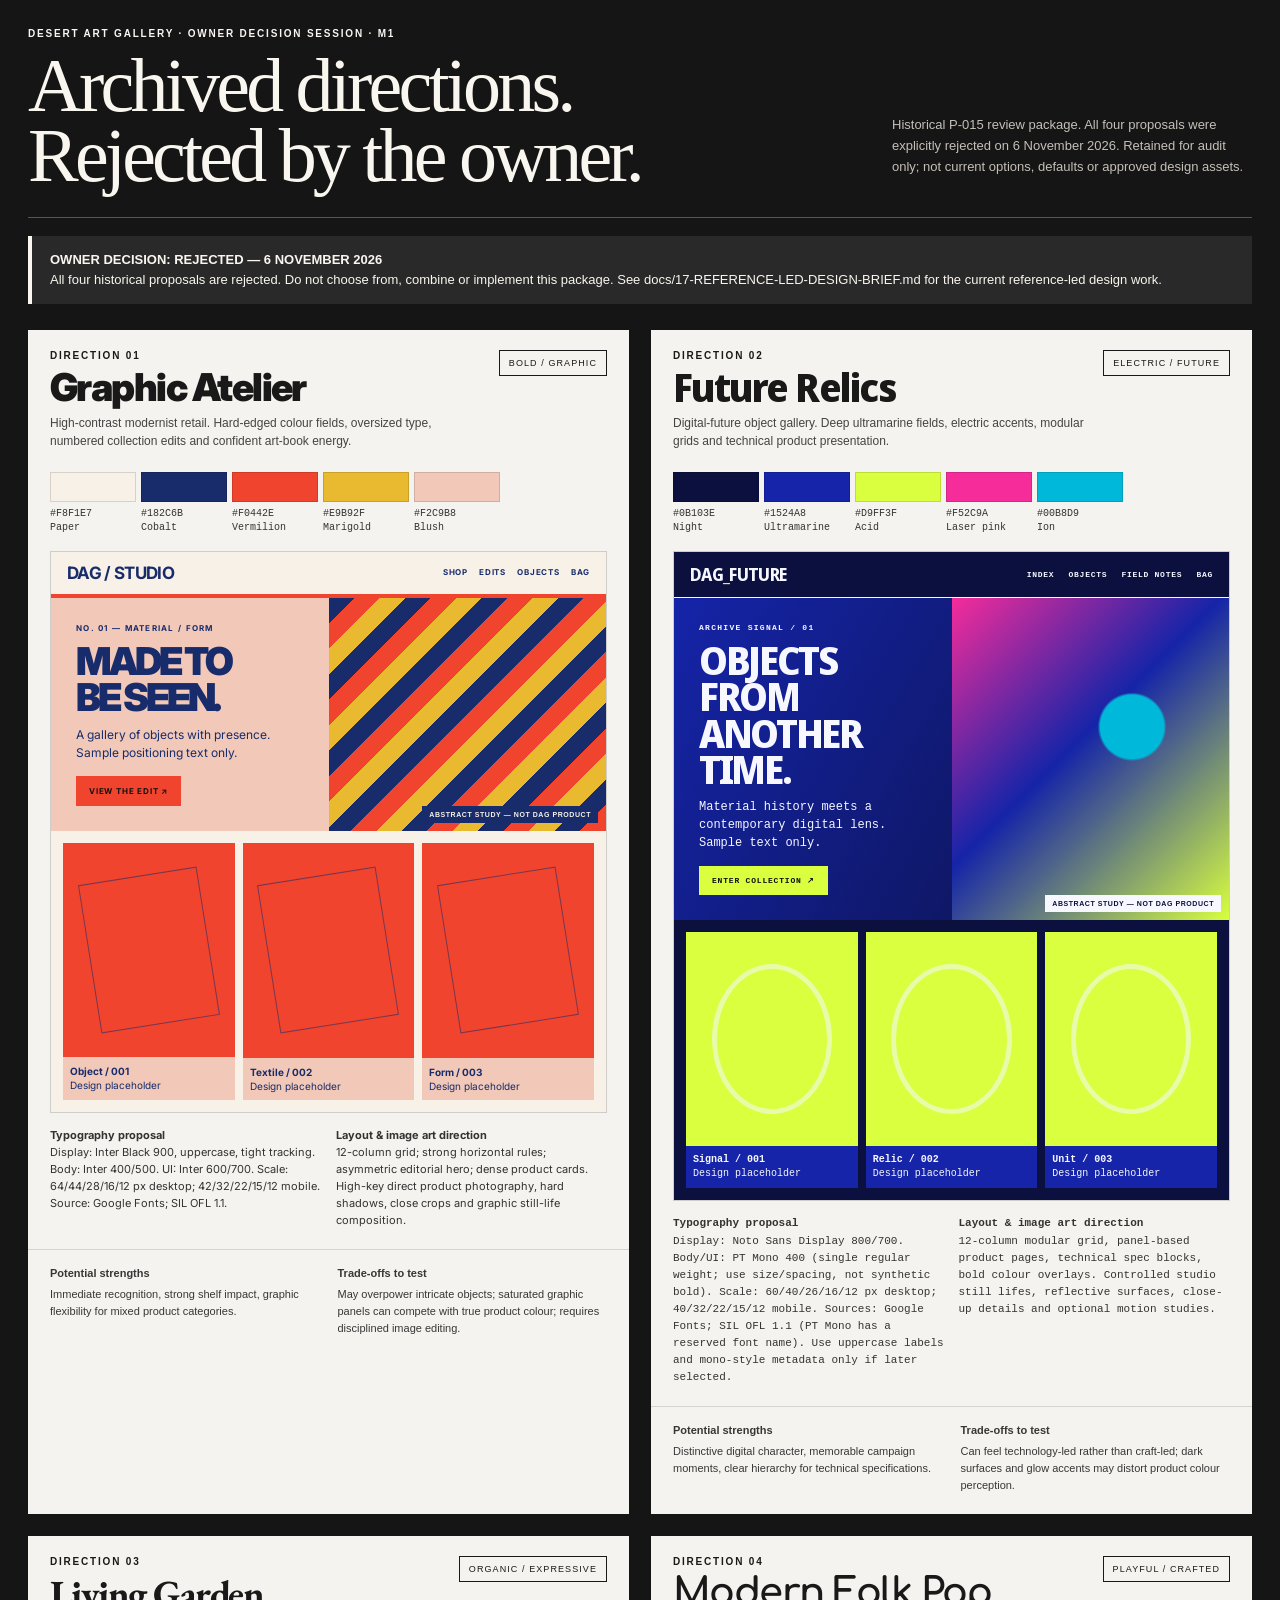
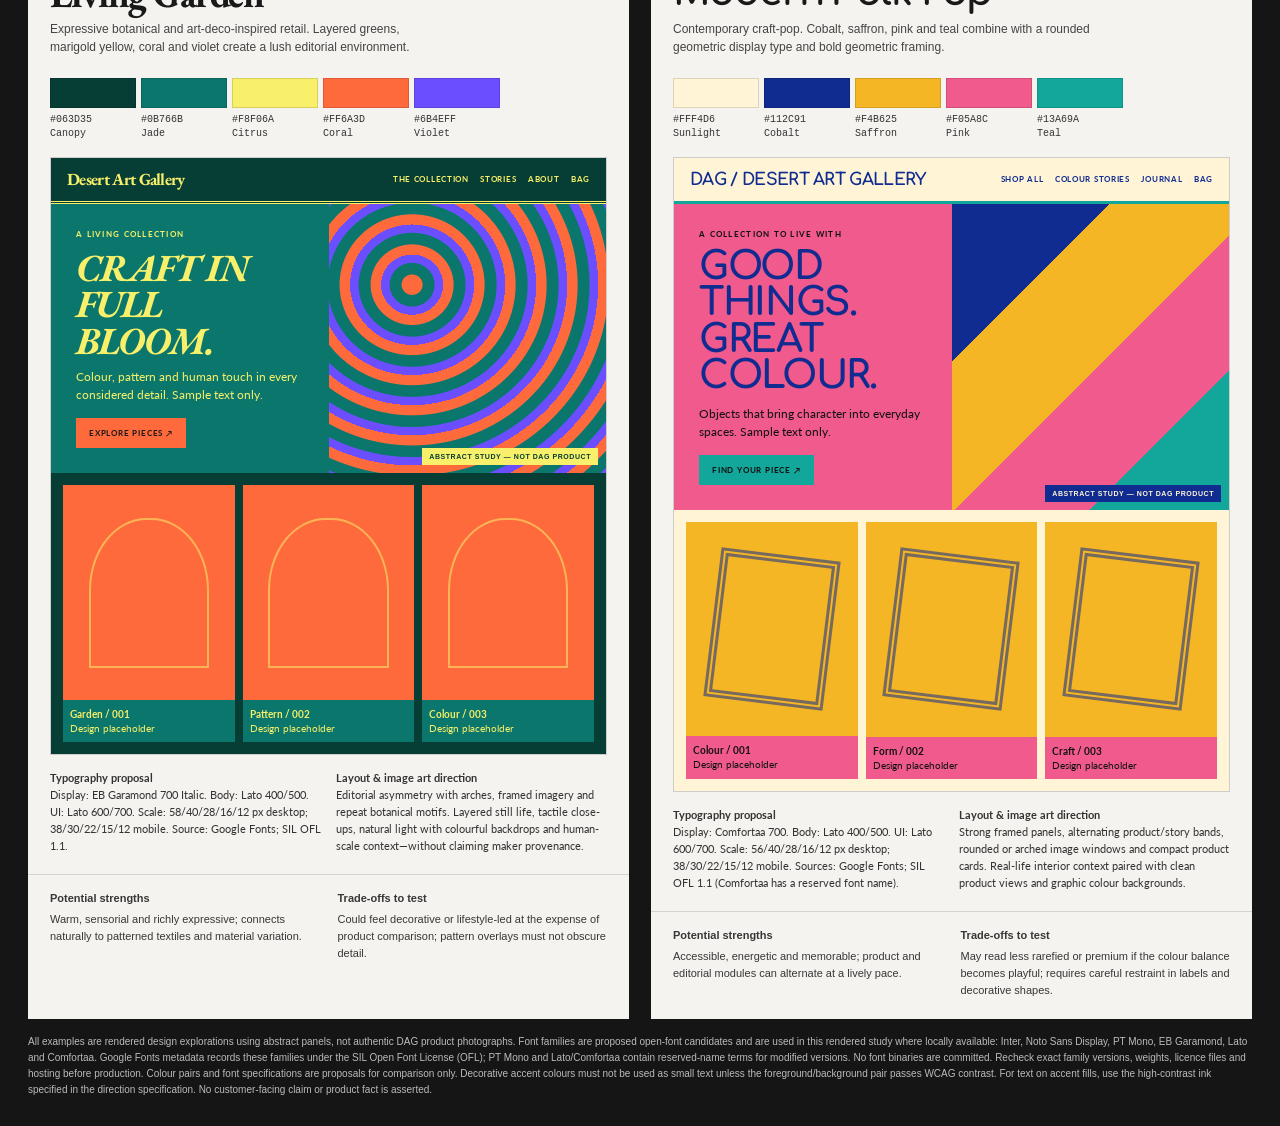
<file: docs/historical/visual-proposals/visual-directions.html>
<!-- HISTORICAL — NOT ACTIVE — DO NOT IMPLEMENT. Archived visual proposal; not a current design direction or implementation instruction. -->
<!doctype html>
<html lang="en">
<head>
<meta charset="utf-8"><meta name="viewport" content="width=device-width, initial-scale=1"><meta name="color-scheme" content="light">
<title>DAG — Rejected Historical Visual Directions</title>
<link rel="preconnect" href="https://fonts.googleapis.com">
<link rel="preconnect" href="https://fonts.gstatic.com" crossorigin>
<link href="https://fonts.googleapis.com/css2?family=Comfortaa:wght@700&family=EB+Garamond:ital,wght@1,700&family=Inter:wght@400;500;600;700;900&family=Lato:wght@400;500;600;700&family=Noto+Sans+Display:wght@700;800&family=PT+Mono&display=swap" rel="stylesheet">
<style>
*{box-sizing:border-box}body{margin:0;background:#151515;color:#f9f6f0;font-family:Arial,sans-serif;padding:28px}.page{max-width:1500px;margin:auto}.top{display:flex;align-items:end;justify-content:space-between;gap:40px;border-bottom:1px solid #555;padding-bottom:26px}.eyebrow{font-size:10px;letter-spacing:.18em;text-transform:uppercase;font-weight:700}.top h1{font:500 clamp(40px,6vw,76px)/.92 Georgia,serif;letter-spacing:-.05em;margin:12px 0 0;max-width:850px}.top p{max-width:360px;color:#c4c0b8;line-height:1.6;font-size:13px}.rule{margin:18px 0 26px;background:#292929;border-left:4px solid #f9f6f0;padding:14px 18px;font-size:13px;line-height:1.55}.grid{display:grid;grid-template-columns:repeat(2,minmax(0,1fr));gap:22px}.option{background:#f5f3ef;color:#191919;overflow:hidden}.meta{display:grid;grid-template-columns:1fr auto;gap:12px;padding:20px 22px 14px}.meta h2{font:var(--heading-weight) clamp(30px,3vw,42px)/.96 var(--display);letter-spacing:-.04em;margin:8px 0}.meta p{font-size:12px;line-height:1.5;max-width:460px;margin:8px 0;color:#444}.tag{font-size:9px;letter-spacing:.12em;text-transform:uppercase;border:1px solid currentColor;padding:7px 9px;height:max-content}.tokens{display:flex;gap:5px;flex-wrap:wrap;padding:0 22px 16px}.sw{width:86px}.chip{height:30px;border:1px solid #0002}.sw small{display:block;font:10px/1.4 monospace;padding-top:5px;color:#333}.site{margin:0 22px 14px;border:1px solid #3333;overflow:hidden}.site-head{height:46px;display:flex;align-items:center;justify-content:space-between;padding:0 16px;background:var(--bg);color:var(--ink);border-bottom:1px solid var(--ink)}.logo{font-family:var(--display);font-size:17px;font-weight:700;letter-spacing:-.04em}.links{font:700 8px var(--ui);letter-spacing:.09em;text-transform:uppercase}.hero{display:grid;grid-template-columns:1fr 1fr;min-height:210px;background:var(--surface);color:var(--ink)}.hero-copy{padding:25px;display:flex;flex-direction:column;align-items:flex-start;justify-content:center}.kicker{font:700 8px var(--ui);letter-spacing:.16em;text-transform:uppercase}.hero h3{font:var(--heading-weight) clamp(25px,3vw,40px)/.95 var(--display);letter-spacing:-.045em;margin:10px 0}.hero p{font:12px/1.5 var(--body);max-width:260px;margin:0 0 14px}.cta{font:700 8px var(--ui);letter-spacing:.1em;text-transform:uppercase;padding:9px 12px;background:var(--button);color:var(--button-ink);border:1px solid var(--button)}.visual{min-height:210px;position:relative;background:var(--art)}.visual:after{content:'ABSTRACT STUDY — NOT DAG PRODUCT';position:absolute;bottom:8px;right:8px;background:var(--ink);color:var(--bg);padding:5px 7px;font:700 7px Arial;letter-spacing:.08em}.products{display:grid;grid-template-columns:repeat(3,1fr);gap:8px;background:var(--bg);padding:12px}.product{background:var(--surface);color:var(--ink)}.photo{aspect-ratio:4/5;background:var(--p1);position:relative;overflow:hidden}.photo:before{content:'';position:absolute;inset:15%;border:1px solid var(--ink);opacity:.55;transform:rotate(-9deg)}.photo:nth-child(2){background:var(--p2)}.photo:nth-child(3){background:var(--p3)}.ptxt{padding:7px;font:10px/1.4 var(--body)}.ptxt strong{display:block;font-weight:700}.lower{padding:0 22px 20px;display:grid;grid-template-columns:1fr 1fr;gap:14px}.spec{font:11px/1.55 var(--body);color:#333}.spec b{font-weight:700}.spec ul{padding-left:15px;margin:6px 0}.trade{padding:15px 22px 20px;border-top:1px solid #0002;display:grid;grid-template-columns:1fr 1fr;gap:18px;font:11px/1.55 Arial;color:#373737}.trade b{display:block;margin-bottom:4px}.mobile{display:none}.note{font-size:10px;color:#bbb;padding:15px 0 0;line-height:1.6}
/* OPTION 1: vermilion / cobalt, Swiss editorial */
.o1{--bg:#F8F1E7;--surface:#F2C9B8;--ink:#182C6B;--button:#F0442E;--button-ink:#111111;--p1:#F0442E;--p2:#182C6B;--p3:#E9B92F;--display:'Inter',Arial,sans-serif;--body:'Inter',Arial,sans-serif;--ui:'Inter',Arial,sans-serif;--heading-weight:900;--art:repeating-linear-gradient(135deg,#182C6B 0 18px,#F0442E 18px 36px,#E9B92F 36px 54px)}.o1 .hero h3{font-style:normal;text-transform:uppercase;letter-spacing:-.08em}.o1 .site-head{border-bottom:4px solid var(--button)}
/* OPTION 2: ultramarine / acid / chrome, future-object */
.o2{--bg:#0B103E;--surface:#1524A8;--ink:#F6F7FF;--button:#D9FF3F;--button-ink:#101010;--p1:#D9FF3F;--p2:#F52C9A;--p3:#00B8D9;--display:'Noto Sans Display',Arial,sans-serif;--body:'PT Mono',monospace;--ui:'PT Mono',monospace;--heading-weight:800;--art:radial-gradient(circle at 65% 40%,#00B8D9 0 12%,transparent 13%),linear-gradient(135deg,#F52C9A,#1524A8 45%,#D9FF3F)}.o2 .hero{background:linear-gradient(120deg,#1524A8,#0B103E)}.o2 .hero h3{text-transform:uppercase;letter-spacing:-.06em}.o2 .photo:before{border-radius:50%;border-width:5px;transform:none}
/* OPTION 3: tropical / botanical art-deco */
.o3{--bg:#063D35;--surface:#0B766B;--ink:#F8F06A;--button:#FF6A3D;--button-ink:#1B1A18;--p1:#FF6A3D;--p2:#F8F06A;--p3:#6B4EFF;--display:'EB Garamond',Georgia,serif;--body:'Lato',Arial,sans-serif;--ui:'Lato',Arial,sans-serif;--heading-weight:700;--art:repeating-radial-gradient(ellipse at 30% 30%,#FF6A3D 0 10px,#0B766B 11px 22px,#6B4EFF 23px 31px)}.o3 .hero h3{font-style:italic}.o3 .site-head{border-bottom:3px double var(--ink)}.o3 .photo:before{border-radius:48% 48% 0 0;transform:none;border-width:2px}
/* OPTION 4: cobalt / saffron / rose, contemporary craft-pop */
.o4{--bg:#FFF4D6;--surface:#F05A8C;--ink:#112C91;--button:#13A69A;--button-ink:#111111;--p1:#F4B625;--p2:#112C91;--p3:#F05A8C;--display:'Comfortaa',Arial,sans-serif;--body:'Lato',Arial,sans-serif;--ui:'Lato',Arial,sans-serif;--heading-weight:700;--art:linear-gradient(135deg,#112C91 0 27%,#F4B625 27% 53%,#F05A8C 53% 76%,#13A69A 76%)}.o4 .hero h3{font-style:normal;letter-spacing:-.035em}.o4 .kicker,.o4 .hero-copy p,.o4 .ptxt{color:#111111}.o4 .site-head{border-bottom:3px solid var(--button)}.o4 .photo:before{border:8px double var(--ink);transform:rotate(7deg)}
@media(max-width:900px){body{padding:16px}.top{display:block}.top p{max-width:700px}.grid{grid-template-columns:1fr}.option{max-width:100%}}
@media(max-width:520px){body{padding:10px}.meta{padding:16px 14px 12px}.meta h2{font-size:32px}.meta p{font-size:11px}.tokens{padding:0 14px 12px}.sw{width:75px}.site{margin:0 14px 12px}.site-head{padding:0 10px;height:42px}.logo{font-size:14px}.links{font-size:7px}.hero{grid-template-columns:1fr}.hero-copy{padding:20px;min-height:190px}.hero h3{font-size:34px}.visual{min-height:145px}.products{padding:8px;gap:6px}.ptxt{font-size:9px;padding:6px}.lower,.trade{padding:0 14px 14px;grid-template-columns:1fr;gap:8px}.trade{padding-top:12px}.desktop{display:none}.mobile{display:inline}}
</style>
</head>
<body><main class="page">
<div class="top"><div><div class="eyebrow">Desert Art Gallery · Owner decision session · M1</div><h1>Archived directions.<br>Rejected by the owner.</h1></div><p>Historical P-015 review package. All four proposals were explicitly rejected on 6 November 2026. Retained for audit only; not current options, defaults or approved design assets.</p></div>
<div class="rule"><b>OWNER DECISION: REJECTED — 6 NOVEMBER 2026</b><br>All four historical proposals are rejected. Do not choose from, combine or implement this package. See docs/17-REFERENCE-LED-DESIGN-BRIEF.md for the current reference-led design work.</div>
<div class="grid">
<article class="option o1"><div class="meta"><div><div class="eyebrow">Direction 01</div><h2>Graphic Atelier</h2><p>High-contrast modernist retail. Hard-edged colour fields, oversized type, numbered collection edits and confident art-book energy.</p></div><span class="tag">Bold / Graphic</span></div><div class="tokens"><div class="sw"><div class="chip" style="background:#F8F1E7"></div><small>#F8F1E7<br>Paper</small></div><div class="sw"><div class="chip" style="background:#182C6B"></div><small>#182C6B<br>Cobalt</small></div><div class="sw"><div class="chip" style="background:#F0442E"></div><small>#F0442E<br>Vermilion</small></div><div class="sw"><div class="chip" style="background:#E9B92F"></div><small>#E9B92F<br>Marigold</small></div><div class="sw"><div class="chip" style="background:#F2C9B8"></div><small>#F2C9B8<br>Blush</small></div></div><div class="site"><div class="site-head"><span class="logo">DAG / STUDIO</span><span class="links">SHOP　 EDITS　 OBJECTS　 BAG</span></div><div class="hero"><div class="hero-copy"><span class="kicker">No. 01 — Material / Form</span><h3>MADE TO<br>BE SEEN.</h3><p>A gallery of objects with presence. Sample positioning text only.</p><span class="cta">View the edit ↗</span></div><div class="visual" role="img" aria-label="Abstract graphic collage placeholder, not a product image"></div></div><div class="products"><div class="product"><div class="photo"></div><div class="ptxt"><strong>Object / 001</strong>Design placeholder</div></div><div class="product"><div class="photo"></div><div class="ptxt"><strong>Textile / 002</strong>Design placeholder</div></div><div class="product"><div class="photo"></div><div class="ptxt"><strong>Form / 003</strong>Design placeholder</div></div></div></div><div class="lower"><div class="spec"><b>Typography proposal</b><br>Display: Inter Black 900, uppercase, tight tracking. Body: Inter 400/500. UI: Inter 600/700. Scale: 64/44/28/16/12 px desktop; 42/32/22/15/12 mobile. Source: Google Fonts; SIL OFL 1.1.</div><div class="spec"><b>Layout & image art direction</b><br>12-column grid; strong horizontal rules; asymmetric editorial hero; dense product cards. High-key direct product photography, hard shadows, close crops and graphic still-life composition.</div></div><div class="trade"><div><b>Potential strengths</b>Immediate recognition, strong shelf impact, graphic flexibility for mixed product categories.</div><div><b>Trade-offs to test</b>May overpower intricate objects; saturated graphic panels can compete with true product colour; requires disciplined image editing.</div></div></article>
<article class="option o2"><div class="meta"><div><div class="eyebrow">Direction 02</div><h2>Future Relics</h2><p>Digital-future object gallery. Deep ultramarine fields, electric accents, modular grids and technical product presentation.</p></div><span class="tag">Electric / Future</span></div><div class="tokens"><div class="sw"><div class="chip" style="background:#0B103E"></div><small>#0B103E<br>Night</small></div><div class="sw"><div class="chip" style="background:#1524A8"></div><small>#1524A8<br>Ultramarine</small></div><div class="sw"><div class="chip" style="background:#D9FF3F"></div><small>#D9FF3F<br>Acid</small></div><div class="sw"><div class="chip" style="background:#F52C9A"></div><small>#F52C9A<br>Laser pink</small></div><div class="sw"><div class="chip" style="background:#00B8D9"></div><small>#00B8D9<br>Ion</small></div></div><div class="site"><div class="site-head"><span class="logo">DAG<span style="color:#D9FF3F">_</span>FUTURE</span><span class="links">INDEX　 OBJECTS　 FIELD NOTES　 BAG</span></div><div class="hero"><div class="hero-copy"><span class="kicker">Archive signal / 01</span><h3>OBJECTS<br>FROM<br>ANOTHER<br>TIME.</h3><p>Material history meets a contemporary digital lens. Sample text only.</p><span class="cta">Enter collection ↗</span></div><div class="visual" role="img" aria-label="Abstract electric-gradient placeholder, not a product image"></div></div><div class="products"><div class="product"><div class="photo"></div><div class="ptxt"><strong>Signal / 001</strong>Design placeholder</div></div><div class="product"><div class="photo"></div><div class="ptxt"><strong>Relic / 002</strong>Design placeholder</div></div><div class="product"><div class="photo"></div><div class="ptxt"><strong>Unit / 003</strong>Design placeholder</div></div></div></div><div class="lower"><div class="spec"><b>Typography proposal</b><br>Display: Noto Sans Display 800/700. Body/UI: PT Mono 400 (single regular weight; use size/spacing, not synthetic bold). Scale: 60/40/26/16/12 px desktop; 40/32/22/15/12 mobile. Sources: Google Fonts; SIL OFL 1.1 (PT Mono has a reserved font name). Use uppercase labels and mono-style metadata only if later selected.</div><div class="spec"><b>Layout & image art direction</b><br>12-column modular grid, panel-based product pages, technical spec blocks, bold colour overlays. Controlled studio still lifes, reflective surfaces, close-up details and optional motion studies.</div></div><div class="trade"><div><b>Potential strengths</b>Distinctive digital character, memorable campaign moments, clear hierarchy for technical specifications.</div><div><b>Trade-offs to test</b>Can feel technology-led rather than craft-led; dark surfaces and glow accents may distort product colour perception.</div></div></article>
<article class="option o3"><div class="meta"><div><div class="eyebrow">Direction 03</div><h2>Living Garden</h2><p>Expressive botanical and art-deco-inspired retail. Layered greens, marigold yellow, coral and violet create a lush editorial environment.</p></div><span class="tag">Organic / Expressive</span></div><div class="tokens"><div class="sw"><div class="chip" style="background:#063D35"></div><small>#063D35<br>Canopy</small></div><div class="sw"><div class="chip" style="background:#0B766B"></div><small>#0B766B<br>Jade</small></div><div class="sw"><div class="chip" style="background:#F8F06A"></div><small>#F8F06A<br>Citrus</small></div><div class="sw"><div class="chip" style="background:#FF6A3D"></div><small>#FF6A3D<br>Coral</small></div><div class="sw"><div class="chip" style="background:#6B4EFF"></div><small>#6B4EFF<br>Violet</small></div></div><div class="site"><div class="site-head"><span class="logo">Desert Art Gallery</span><span class="links">THE COLLECTION　 STORIES　 ABOUT　 BAG</span></div><div class="hero"><div class="hero-copy"><span class="kicker">A living collection</span><h3>CRAFT IN<br>FULL BLOOM.</h3><p>Colour, pattern and human touch in every considered detail. Sample text only.</p><span class="cta">Explore pieces ↗</span></div><div class="visual" role="img" aria-label="Abstract botanical pattern placeholder, not a product image"></div></div><div class="products"><div class="product"><div class="photo"></div><div class="ptxt"><strong>Garden / 001</strong>Design placeholder</div></div><div class="product"><div class="photo"></div><div class="ptxt"><strong>Pattern / 002</strong>Design placeholder</div></div><div class="product"><div class="photo"></div><div class="ptxt"><strong>Colour / 003</strong>Design placeholder</div></div></div></div><div class="lower"><div class="spec"><b>Typography proposal</b><br>Display: EB Garamond 700 Italic. Body: Lato 400/500. UI: Lato 600/700. Scale: 58/40/28/16/12 px desktop; 38/30/22/15/12 mobile. Source: Google Fonts; SIL OFL 1.1.</div><div class="spec"><b>Layout & image art direction</b><br>Editorial asymmetry with arches, framed imagery and repeat botanical motifs. Layered still life, tactile close-ups, natural light with colourful backdrops and human-scale context—without claiming maker provenance.</div></div><div class="trade"><div><b>Potential strengths</b>Warm, sensorial and richly expressive; connects naturally to patterned textiles and material variation.</div><div><b>Trade-offs to test</b>Could feel decorative or lifestyle-led at the expense of product comparison; pattern overlays must not obscure detail.</div></div></article>
<article class="option o4"><div class="meta"><div><div class="eyebrow">Direction 04</div><h2>Modern Folk Pop</h2><p>Contemporary craft-pop. Cobalt, saffron, pink and teal combine with a rounded geometric display type and bold geometric framing.</p></div><span class="tag">Playful / Crafted</span></div><div class="tokens"><div class="sw"><div class="chip" style="background:#FFF4D6"></div><small>#FFF4D6<br>Sunlight</small></div><div class="sw"><div class="chip" style="background:#112C91"></div><small>#112C91<br>Cobalt</small></div><div class="sw"><div class="chip" style="background:#F4B625"></div><small>#F4B625<br>Saffron</small></div><div class="sw"><div class="chip" style="background:#F05A8C"></div><small>#F05A8C<br>Pink</small></div><div class="sw"><div class="chip" style="background:#13A69A"></div><small>#13A69A<br>Teal</small></div></div><div class="site"><div class="site-head"><span class="logo">DAG / DESERT ART GALLERY</span><span class="links">SHOP ALL　 COLOUR STORIES　 JOURNAL　 BAG</span></div><div class="hero"><div class="hero-copy"><span class="kicker">A collection to live with</span><h3>GOOD THINGS.<br>GREAT COLOUR.</h3><p>Objects that bring character into everyday spaces. Sample text only.</p><span class="cta">Find your piece ↗</span></div><div class="visual" role="img" aria-label="Abstract geometric colour collage placeholder, not a product image"></div></div><div class="products"><div class="product"><div class="photo"></div><div class="ptxt"><strong>Colour / 001</strong>Design placeholder</div></div><div class="product"><div class="photo"></div><div class="ptxt"><strong>Form / 002</strong>Design placeholder</div></div><div class="product"><div class="photo"></div><div class="ptxt"><strong>Craft / 003</strong>Design placeholder</div></div></div></div><div class="lower"><div class="spec"><b>Typography proposal</b><br>Display: Comfortaa 700. Body: Lato 400/500. UI: Lato 600/700. Scale: 56/40/28/16/12 px desktop; 38/30/22/15/12 mobile. Sources: Google Fonts; SIL OFL 1.1 (Comfortaa has a reserved font name).</div><div class="spec"><b>Layout & image art direction</b><br>Strong framed panels, alternating product/story bands, rounded or arched image windows and compact product cards. Real-life interior context paired with clean product views and graphic colour backgrounds.</div></div><div class="trade"><div><b>Potential strengths</b>Accessible, energetic and memorable; product and editorial modules can alternate at a lively pace.</div><div><b>Trade-offs to test</b>May read less rarefied or premium if the colour balance becomes playful; requires careful restraint in labels and decorative shapes.</div></div></article>
</div><div class="note">All examples are rendered design explorations using abstract panels, not authentic DAG product photographs. Font families are proposed open-font candidates and are used in this rendered study where locally available: Inter, Noto Sans Display, PT Mono, EB Garamond, Lato and Comfortaa. Google Fonts metadata records these families under the SIL Open Font License (OFL); PT Mono and Lato/Comfortaa contain reserved-name terms for modified versions. No font binaries are committed. Recheck exact family versions, weights, licence files and hosting before production. Colour pairs and font specifications are proposals for comparison only. Decorative accent colours must not be used as small text unless the foreground/background pair passes WCAG contrast. For text on accent fills, use the high-contrast ink specified in the direction specification. No customer-facing claim or product fact is asserted.</div>
</main></body></html>
</file>
<file: design/owner-controlled-kit-v2/styles/tokens-layout-only.css>
/*
  DAG DESIGN TOKENS — LAYOUT REVIEW FALLBACK ONLY

  This file intentionally does NOT define the brand palette or typography.
  System colours and system fonts allow structural/responsive QA only.
  It is NOT an approved DAG visual identity and must not be used as production brand styling.
  Replace values ONLY after the owner approves the visual direction and records it in docs/DECISIONS.md.
*/
:root {
  color-scheme: light;
  --dag-color-page: Canvas;
  --dag-color-surface: Canvas;
  --dag-color-surface-alt: Canvas;
  --dag-color-text: CanvasText;
  --dag-color-muted: GrayText;
  --dag-color-border: color-mix(in srgb, CanvasText 24%, Canvas);
  --dag-color-accent: LinkText;
  --dag-color-on-accent: Canvas;
  --dag-font-display: inherit;
  --dag-font-heading: inherit;
  --dag-font-body: system-ui, sans-serif;
  --dag-font-ui: system-ui, sans-serif;
}
</file>
<file: design/owner-controlled-kit-v2/styles/layout.css>
* { box-sizing: border-box; }
html { scroll-behavior: smooth; }
body { margin: 0; background: var(--dag-color-page); color: var(--dag-color-text); font-family: var(--dag-font-body); line-height: 1.55; }
a { color: inherit; }
button, input, select, textarea { font: inherit; }
img { display: block; max-width: 100%; }
.page-shell, .section-shell { width: min(100% - 48px, 1320px); margin-inline: auto; }
.section-shell { padding-block: clamp(40px, 6vw, 88px); }
.page-intro { padding-block: clamp(48px, 8vw, 112px) 38px; max-width: 1320px; }
.page-intro--compact { padding-block: 32px 24px; }
.home-hero { display: grid; grid-template-columns: minmax(0, .9fr) minmax(0, 1.1fr); gap: clamp(28px, 5vw, 76px); align-items: center; padding-block: clamp(40px, 6vw, 88px); }
.home-hero__copy { max-width: 580px; }
.category-grid { display: grid; grid-template-columns: repeat(3, minmax(0, 1fr)); gap: 20px; }
.product-grid { display: grid; gap: 22px; }
.product-grid--4 { grid-template-columns: repeat(4, minmax(0, 1fr)); }
.product-grid--3 { grid-template-columns: repeat(3, minmax(0, 1fr)); }
.story-grid { display: grid; grid-template-columns: repeat(2, minmax(0, 1fr)); gap: 24px; }
.story-grid--3 { grid-template-columns: repeat(3, minmax(0, 1fr)); }
.section-heading { display: flex; align-items: end; justify-content: space-between; gap: 24px; margin-bottom: 24px; }
.story-feature, .editorial-layout, .maker-layout, .contact-layout { display: grid; grid-template-columns: repeat(2, minmax(0, 1fr)); gap: clamp(28px, 5vw, 72px); align-items: center; }
.editorial-layout--reverse > :first-child { order: 2; }
.product-detail { display: grid; grid-template-columns: minmax(0, 1.15fr) minmax(340px, .85fr); gap: clamp(28px, 5vw, 72px); padding-block: 32px 80px; align-items: start; }
.product-gallery__thumbs { display: grid; grid-template-columns: repeat(3, 1fr); gap: 12px; margin-top: 12px; }
.product-gallery__main { aspect-ratio: 4 / 5; }
.product-gallery__thumbs .media-placeholder { aspect-ratio: 1 / 1; }
.product-information { position: sticky; top: 24px; }
.article-page { padding-bottom: 80px; }
.article-header { width: min(100% - 48px, 760px); margin: 56px auto 32px; }
.article-hero { width: min(100% - 48px, 1100px); margin-inline: auto; aspect-ratio: 16 / 9; }
.article-body { width: min(100% - 48px, 720px); margin: 48px auto; }
.breadcrumbs { display: flex; gap: 10px; padding-top: 24px; font-size: .85rem; }
.catalogue-toolbar { display: flex; justify-content: space-between; align-items: center; gap: 20px; padding-block: 16px; border-block: 1px solid var(--dag-color-border); }
.toolbar-controls { display: flex; align-items: center; gap: 12px; }
.category-links { display: flex; gap: 12px; flex-wrap: wrap; padding-block: 18px; }
.product-option { margin-block: 24px; }
.details-list { margin-top: 36px; border-top: 1px solid var(--dag-color-border); }


/* Respect reduced-motion preferences for the existing smooth-scroll rule. */
@media (prefers-reduced-motion: reduce) {
  html {
    scroll-behavior: auto;
  }
}
</file>
<file: design/owner-controlled-kit-v2/styles/components.css>
.kit-banner { padding: 10px 18px; border-bottom: 1px solid var(--dag-color-border); font-size: .75rem; text-align: center; }
.utility-bar { display: flex; justify-content: space-between; gap: 16px; padding: 7px 24px; border-bottom: 1px solid var(--dag-color-border); font-size: .68rem; letter-spacing: .08em; }
.site-header { display: grid; grid-template-columns: 1fr auto 1fr; align-items: center; gap: 28px; padding: 18px 24px; border-bottom: 1px solid var(--dag-color-border); }
.wordmark { display: inline-flex; flex-direction: column; gap: 3px; text-decoration: none; width: fit-content; }
.wordmark__name { font-family: var(--dag-font-display); font-size: 1.25rem; line-height: 1.1; letter-spacing: .03em; }
.wordmark__descriptor { font-size: .58rem; letter-spacing: .15em; }
.primary-nav { display: flex; align-items: center; justify-content: center; gap: clamp(12px, 2vw, 28px); }
.primary-nav a, .header-actions a, .text-action { font-size: .8rem; text-decoration: none; }
.header-actions { display: flex; justify-content: end; gap: 16px; align-items: center; }
.text-action { border: 0; background: transparent; color: inherit; }
.menu-toggle { display: none; }
.eyebrow { font-size: .7rem; letter-spacing: .14em; text-transform: uppercase; }
h1, h2, h3 { font-family: var(--dag-font-heading); line-height: 1.08; font-weight: inherit; }
h1 { font-size: clamp(2.5rem, 5.2vw, 5.5rem); margin: .25em 0; }
h2 { font-size: clamp(1.8rem, 3.1vw, 3.2rem); margin: .2em 0 .55em; }
h3 { font-size: 1.15rem; margin: .4em 0; }
.lead { font-size: clamp(1rem, 1.35vw, 1.2rem); max-width: 58ch; }
.action-row { display: flex; flex-wrap: wrap; gap: 16px; align-items: center; margin-top: 28px; }
.button { display: inline-flex; min-height: 46px; padding: 12px 20px; align-items: center; justify-content: center; border: 1px solid var(--dag-color-text); text-decoration: none; background: transparent; color: var(--dag-color-text); cursor: pointer; }
.button--primary { background: var(--dag-color-text); color: var(--dag-color-page); }
.button--secondary { background: transparent; color: var(--dag-color-text); }
.text-link { text-underline-offset: 4px; text-decoration-thickness: 1px; }
.media-placeholder { display: flex; min-height: 220px; aspect-ratio: 4 / 5; align-items: center; justify-content: center; border: 1px dashed var(--dag-color-border); padding: 18px; text-align: center; color: var(--dag-color-muted); }
.media-placeholder span { font-size: .72rem; letter-spacing: .08em; }
.media-placeholder small { display: block; margin-top: 8px; }
.media-placeholder--hero { aspect-ratio: 5 / 4; min-height: 350px; }
.card-meta { display: flex; justify-content: space-between; align-items: start; gap: 16px; padding-top: 10px; }
.card-meta h3 { margin: 0; }
.card-meta span { font-size: .78rem; }
.product-card { display: block; text-decoration: none; }
.product-card__media { aspect-ratio: 4 / 5; min-height: 0; margin-bottom: 12px; }
.product-card__name { margin: 0 0 4px; }
.product-card__status, .placeholder-note, .prototype-disclaimer { color: var(--dag-color-muted); font-size: .78rem; }
.product-card__status { margin: 0; }
.story-feature__media { aspect-ratio: 5 / 4; }
.story-feature__copy { max-width: 540px; }
.story-card { display: block; text-decoration: none; }
.story-card .media-placeholder { aspect-ratio: 16 / 11; min-height: 0; margin-bottom: 14px; }
.story-card h2 { font-size: clamp(1.25rem, 2vw, 1.8rem); }
.site-footer { border-top: 1px solid var(--dag-color-border); padding: 44px 24px 18px; }
.footer-main { width: min(100%, 1320px); margin-inline: auto; display: grid; grid-template-columns: 2fr repeat(3, 1fr); gap: 32px; padding-bottom: 42px; }
.footer-group { display: flex; flex-direction: column; align-items: start; gap: 9px; }
.footer-group h2 { font: inherit; font-weight: 700; font-size: .78rem; margin: 0 0 7px; }
.footer-group a { font-size: .82rem; text-decoration: none; }
.footer-location { margin-top: 24px; font-size: .85rem; }
.footer-bottom { width: min(100%, 1320px); margin-inline: auto; border-top: 1px solid var(--dag-color-border); padding-top: 14px; display: flex; justify-content: space-between; gap: 20px; font-size: .7rem; }
.content-pending { color: var(--dag-color-muted); }
.prototype-disclaimer { padding: 12px; border: 1px dashed var(--dag-color-border); margin-top: 20px; }
.product-price { font-size: 1.1rem; font-weight: 600; }
.product-information .button { width: 100%; margin-top: 10px; }
.product-option label, .contact-panel label { display: grid; gap: 7px; margin-block: 14px; }
.details-list details { border-bottom: 1px solid var(--dag-color-border); padding: 16px 0; }
.details-list summary { cursor: pointer; }
.contact-panel { padding: 24px; border: 1px solid var(--dag-color-border); }
.contact-panel input, .contact-panel textarea { width: 100%; padding: 12px; border: 1px solid var(--dag-color-border); }
.contact-panel textarea { min-height: 120px; }
.sr-only { position: absolute; width: 1px; height: 1px; overflow: hidden; clip: rect(0,0,0,0); white-space: nowrap; }


/* Keyboard focus maintenance: inherit the current text colour; add no brand token. */
:focus-visible {
  outline: 2px solid currentColor;
  outline-offset: 3px;
}
</file>
<file: design/owner-controlled-kit-v2/styles/responsive.css>
@media (max-width: 900px) {
  .site-header { grid-template-columns: 1fr auto auto; }
  .menu-toggle { display: inline-flex; order: 3; border: 1px solid var(--dag-color-border); padding: 8px 12px; background: transparent; }
  .primary-nav { display: none; position: absolute; z-index: 10; top: 100%; left: 0; right: 0; padding: 22px 24px; background: var(--dag-color-page); border-bottom: 1px solid var(--dag-color-border); align-items: start; flex-direction: column; }
  .site-header { position: relative; }
  .primary-nav.is-open { display: flex; }
  .home-hero { grid-template-columns: 1fr 1fr; }
  .product-grid--4 { grid-template-columns: repeat(2, minmax(0, 1fr)); }
  .footer-main { grid-template-columns: repeat(2, 1fr); }
}
@media (max-width: 640px) {
  .page-shell, .section-shell { width: min(100% - 32px, 1320px); }
  .utility-bar { padding-inline: 16px; font-size: .58rem; }
  .site-header { padding: 14px 16px; gap: 12px; }
  .wordmark__name { font-size: 1rem; }
  .wordmark__descriptor { font-size: .5rem; }
  .header-actions { gap: 8px; }
  .header-actions .text-action:first-child { display: none; }
  .home-hero, .story-feature, .editorial-layout, .maker-layout, .contact-layout, .product-detail { grid-template-columns: 1fr; }
  .home-hero { padding-block: 32px; }
  .media-placeholder--hero { min-height: 260px; }
  .category-grid { grid-template-columns: 1fr 1fr; gap: 14px; }
  .product-grid--3, .product-grid--4 { grid-template-columns: repeat(2, minmax(0, 1fr)); gap: 14px; }
  .story-grid, .story-grid--3 { grid-template-columns: 1fr; }
  .section-heading { align-items: start; flex-direction: column; }
  .catalogue-toolbar { align-items: start; flex-direction: column; }
  .toolbar-controls { flex-wrap: wrap; }
  .product-information { position: static; }
  .editorial-layout--reverse > :first-child { order: 0; }
  .footer-main { grid-template-columns: repeat(2, minmax(0, 1fr)); gap: 28px 18px; }
  .footer-brand { grid-column: 1 / -1; }
  .footer-bottom { flex-direction: column; }
  .breadcrumbs { width: calc(100% - 32px); flex-wrap: wrap; }
  .product-detail { grid-template-columns: minmax(0, 1fr); }
  .product-gallery, .product-information { min-width: 0; }
  .product-gallery__thumbs { grid-template-columns: repeat(3, minmax(0, 1fr)); }
  .product-gallery__thumbs .media-placeholder { min-width: 0; min-height: 0; }
}
</file>
